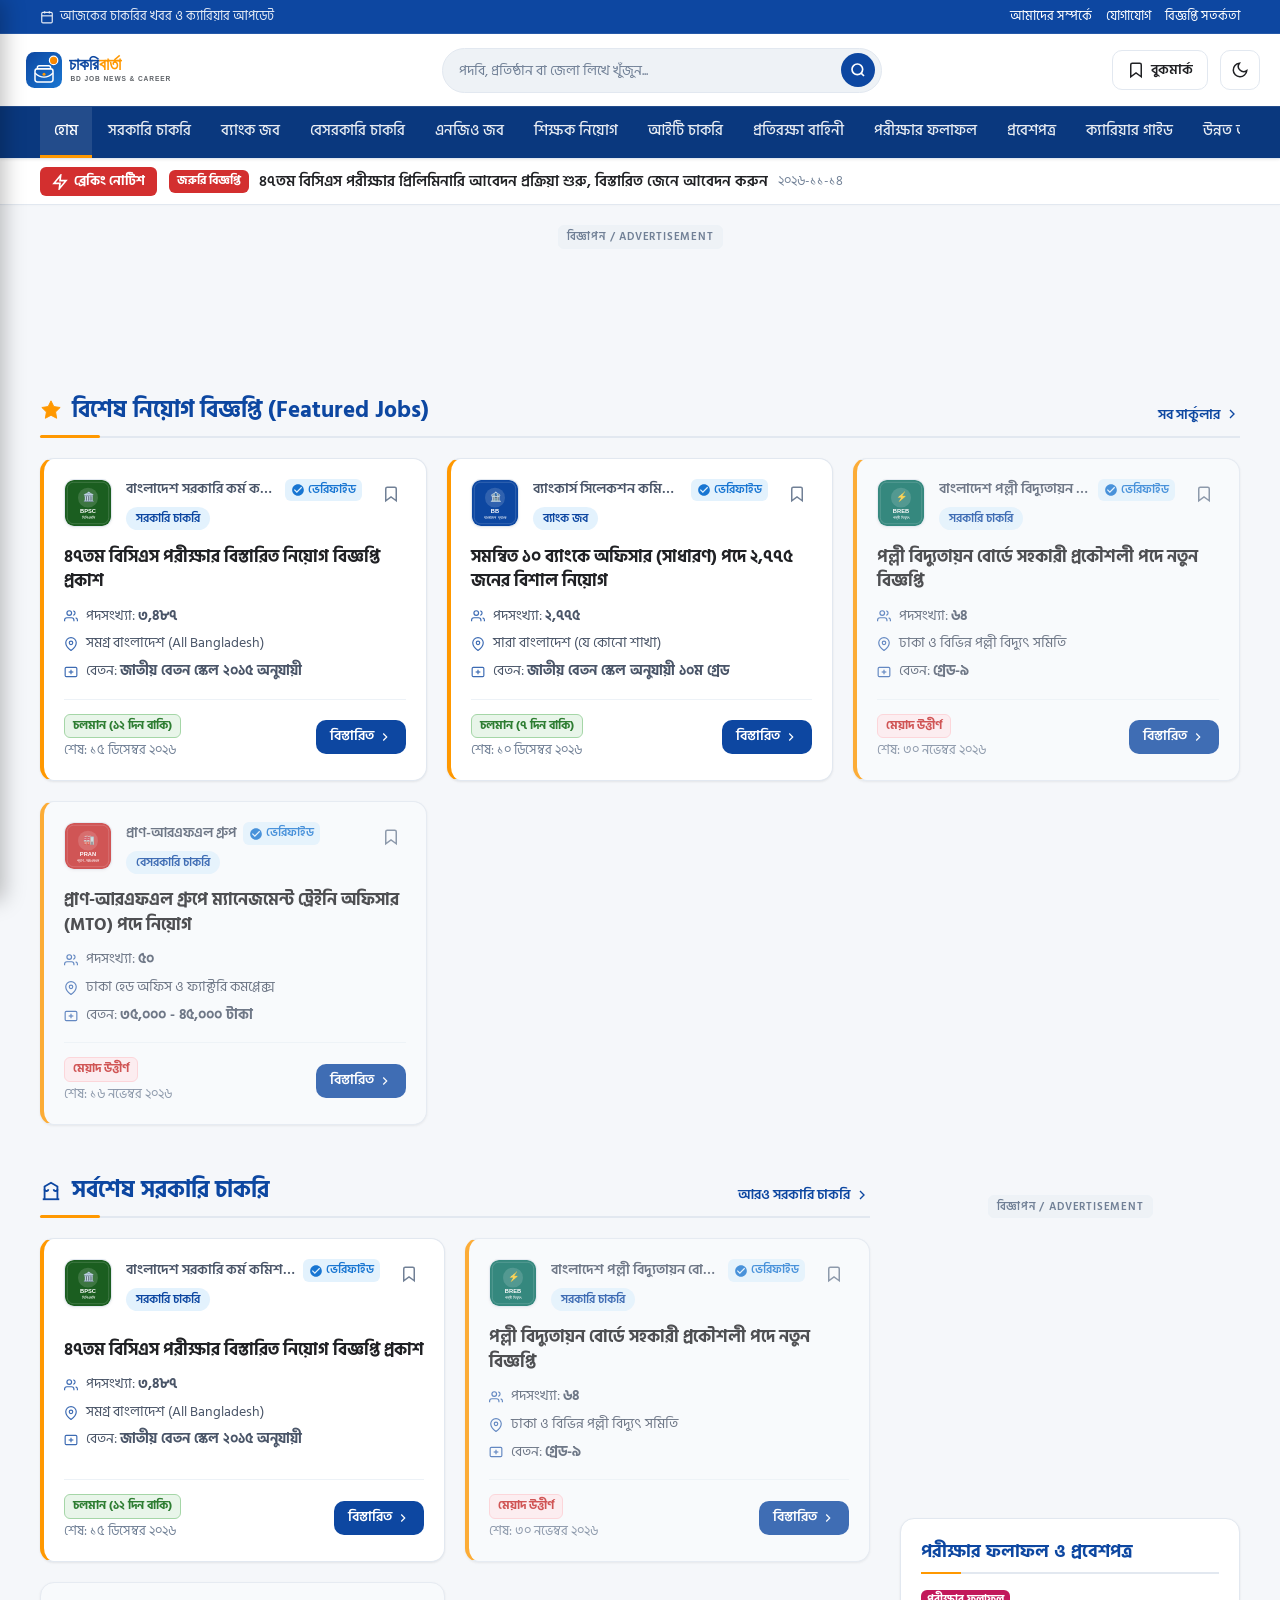
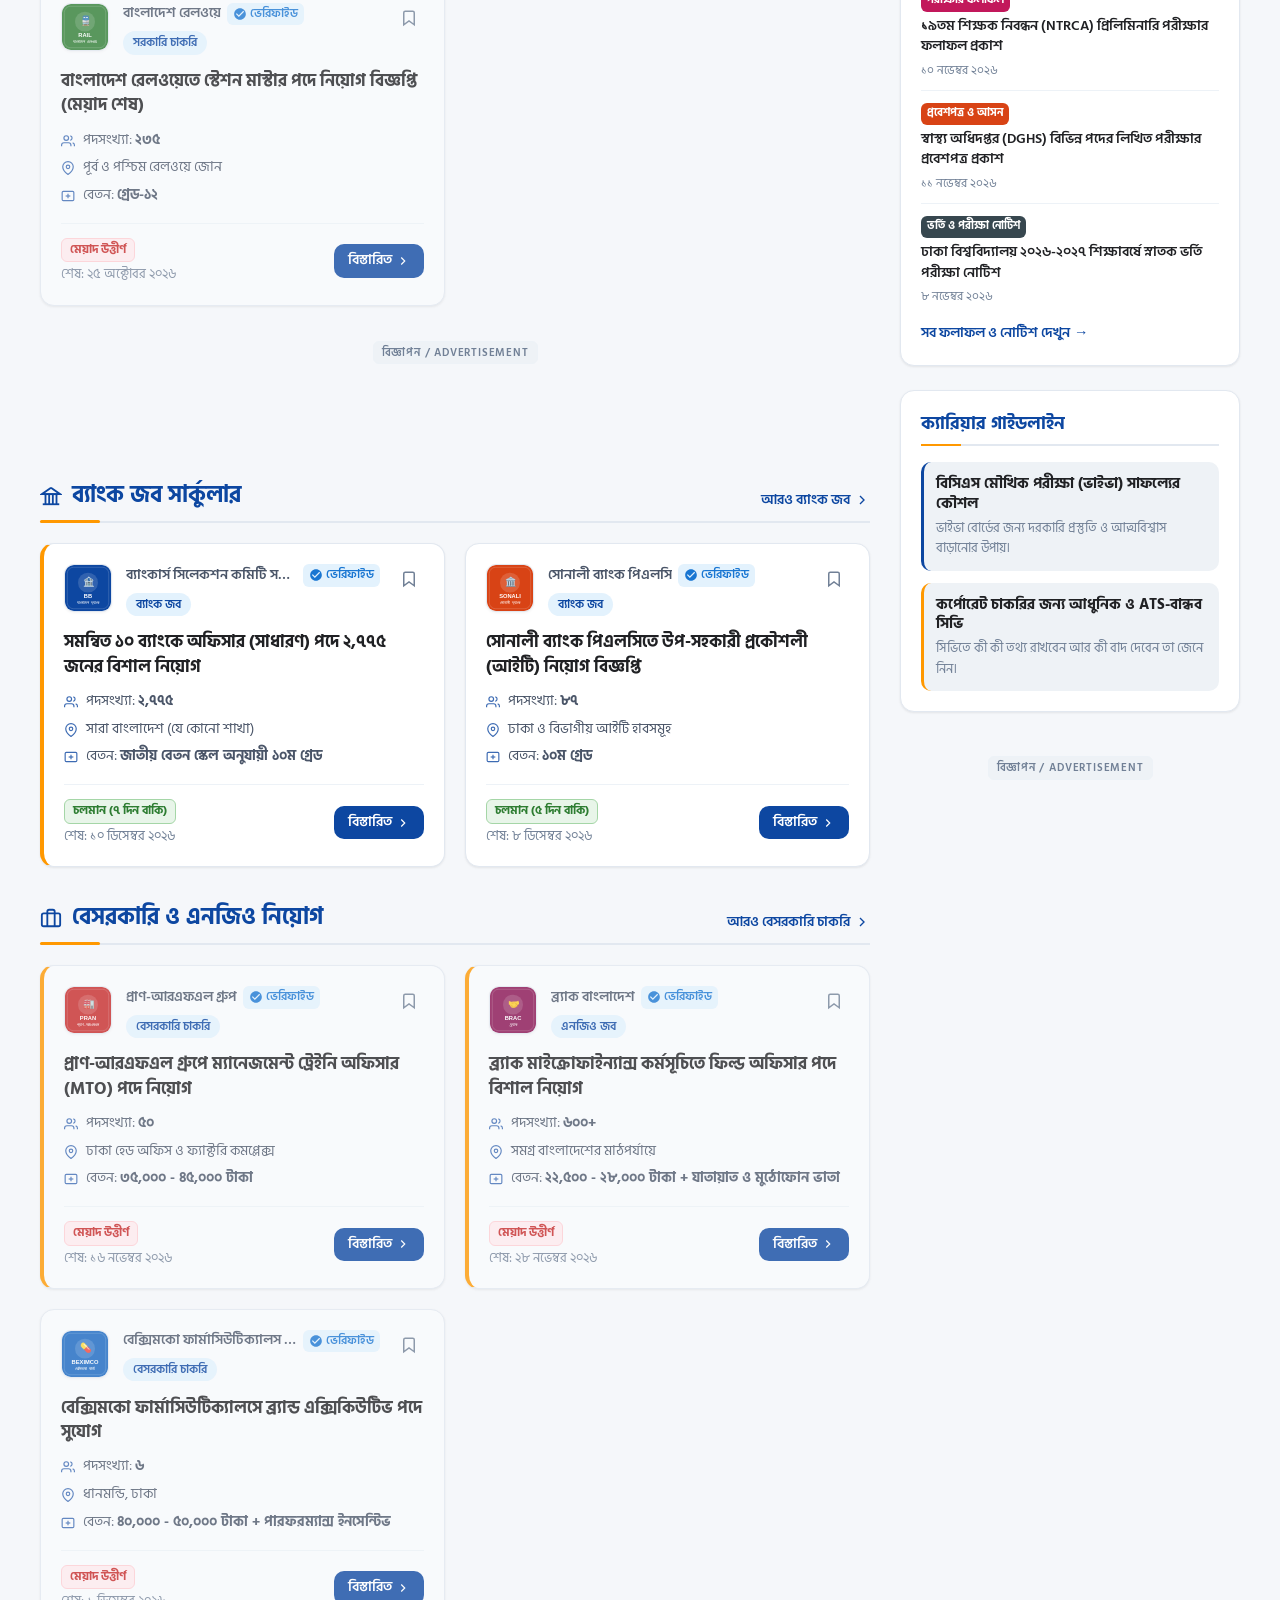
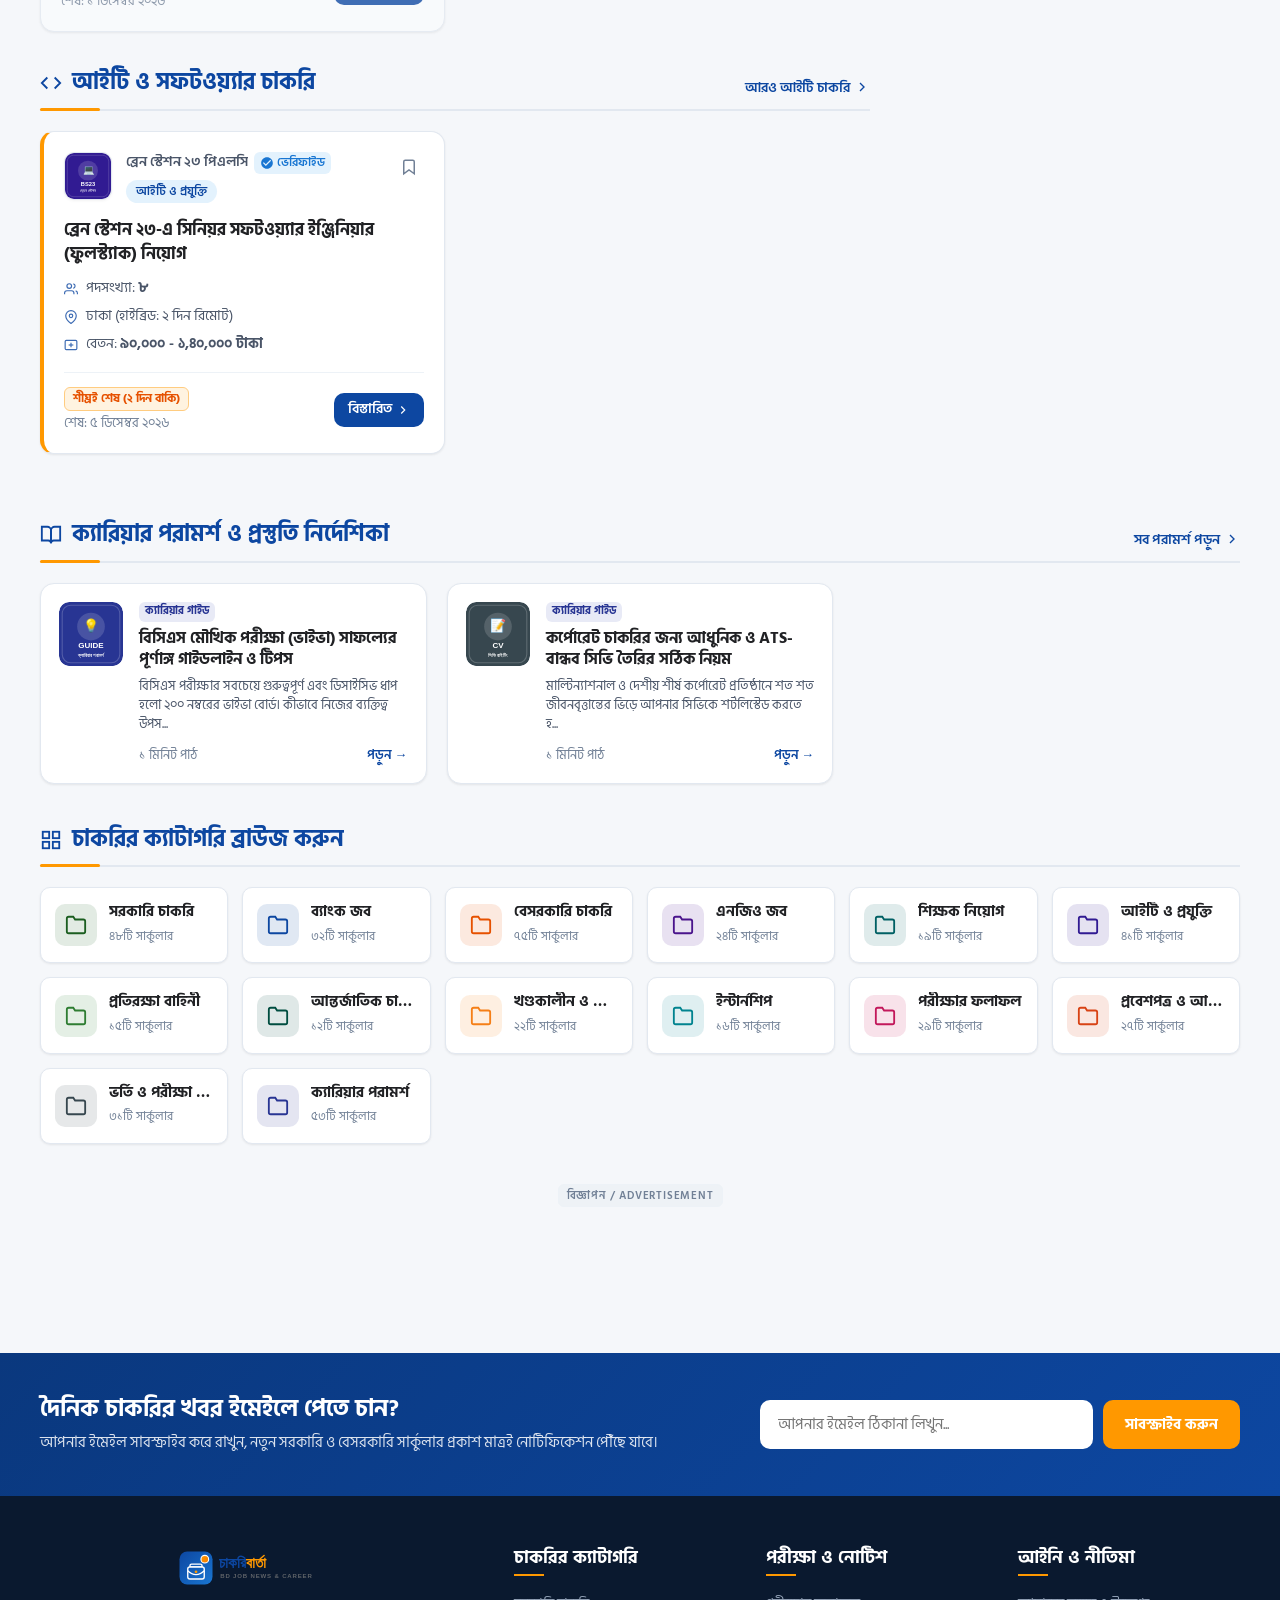
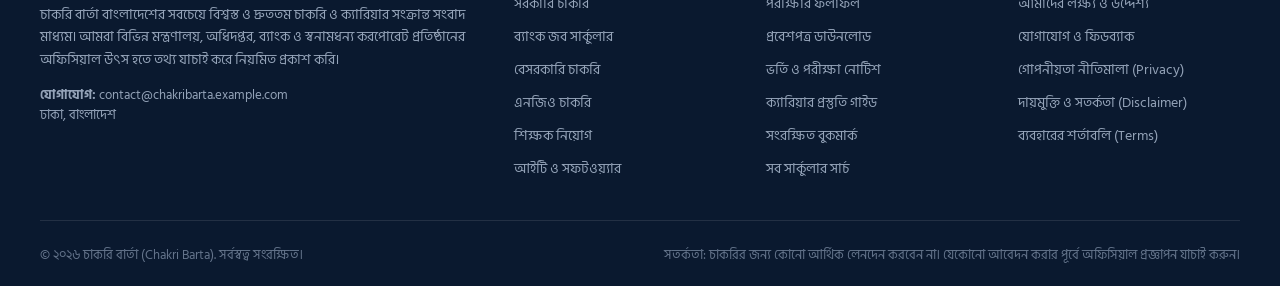
<file: index.html>
<!DOCTYPE html>
<html lang="bn" data-theme="light">
<head>
  <meta charset="UTF-8">
  <meta name="viewport" content="width=device-width, initial-scale=1.0">
  <title>চাকরি বার্তা | বাংলাদেশের চাকরির খবর ও ক্যারিয়ার পোর্টাল</title>
  
  <!-- Primary Meta Tags -->
  <meta name="title" content="চাকরি বার্তা | বাংলাদেশের চাকরির খবর ও ক্যারিয়ার পোর্টাল">
  <meta name="description" content="বাংলাদেশ সরকারি, ব্যাংক, বেসরকারি, এনজিও এবং আইটি চাকরির সর্বশেষ বিশ্বস্ত নিয়োগ বিজ্ঞপ্তি, পরীক্ষার সময়সূচি, ফলাফল এবং ক্যারিয়ার গাইডলাইন।">
  <meta name="keywords" content="চাকরির খবর, সরকারি চাকরি, ব্যাংক জব, বিসিএস সার্কুলার, bd job circular, govt job bd, career portal bangladesh">
  <meta name="author" content="Chakri Barta">
  <meta name="robots" content="index, follow">
  <link rel="canonical" href="https://example.com/index.html">

  <!-- Open Graph / Facebook -->
  <meta property="og:type" content="website">
  <meta property="og:url" content="https://example.com/index.html">
  <meta property="og:title" content="চাকরি বার্তা | বাংলাদেশের বিশ্বস্ত ক্যারিয়ার পোর্টাল">
  <meta property="og:description" content="বাংলাদেশ সরকারি, ব্যাংক, বেসরকারি, এনজিও এবং আইটি চাকরির সর্বশেষ সার্কুলার ও ফলাফল।">
  <meta property="og:image" content="assets/images/logo.svg">
  <meta property="og:locale" content="bn_BD">
  <meta property="og:site_name" content="চাকরি বার্তা">

  <!-- Twitter -->
  <meta name="twitter:card" content="summary_large_image">
  <meta name="twitter:url" content="https://example.com/index.html">
  <meta name="twitter:title" content="চাকরি বার্তা | বাংলাদেশের বিশ্বস্ত ক্যারিয়ার পোর্টাল">
  <meta name="twitter:description" content="বাংলাদেশ সরকারি, ব্যাংক, বেসরকারি, এনজিও এবং আইটি চাকরির সর্বশেষ সার্কুলার ও ফলাফল।">
  <meta name="twitter:image" content="assets/images/logo.svg">

  <!-- Favicon -->
  <link rel="icon" type="image/svg+xml" href="assets/images/favicon.svg">

  <!-- Preload Fonts & Stylesheets -->
  <link rel="preconnect" href="https://fonts.googleapis.com">
  <link rel="preconnect" href="https://fonts.gstatic.com" crossorigin>
  <link rel="stylesheet" href="assets/css/style.css">
  <link rel="stylesheet" href="assets/css/dark-mode.css">
  <link rel="stylesheet" href="assets/css/responsive.css">

  <!-- Early Theme Setting Script to prevent FOUC -->
  <script src="assets/js/theme.js"></script>
</head>
<body>

  <!-- Top Bar -->
  <aside class="top-bar" aria-label="Top Notification Bar">
    <div class="container top-bar-inner">
      <div class="top-bar-left">
        <div class="top-date-display">
          <svg viewBox="0 0 24 24" width="14" height="14" fill="none" stroke="currentColor" stroke-width="2"><rect x="3" y="4" width="18" height="18" rx="2" ry="2"/><line x1="16" y1="2" x2="16" y2="6"/><line x1="8" y1="2" x2="8" y2="6"/><line x1="3" y1="10" x2="21" y2="10"/></svg>
          <span id="current-bangla-date">আজকের চাকরির খবর ও ক্যারিয়ার আপডেট</span>
        </div>
      </div>
      <div class="top-bar-right">
        <nav class="top-links" aria-label="Quick Links">
          <a href="about.html">আমাদের সম্পর্কে</a>
          <a href="contact.html">যোগাযোগ</a>
          <a href="disclaimer.html">বিজ্ঞপ্তি সতর্কতা</a>
        </nav>
      </div>
    </div>
  </aside>

  <!-- Site Header -->
  <header class="site-header">
    <div class="container header-main">
      <div class="header-brand-group">
        <!-- Mobile Hamburger Button -->
        <button class="mobile-toggle-btn" id="mobile-menu-toggle" aria-label="মেনু খুলুন" title="মেনু">
          <svg viewBox="0 0 24 24" width="22" height="22" fill="none" stroke="currentColor" stroke-width="2"><line x1="3" y1="12" x2="21" y2="12"/><line x1="3" y1="6" x2="21" y2="6"/><line x1="3" y1="18" x2="21" y2="18"/></svg>
        </button>

        <!-- Logo -->
        <a href="index.html" class="brand-logo-link" aria-label="চাকরি বার্তা হোমপেজ">
          <img src="assets/images/logo.svg" alt="চাকরি বার্তা লোগো" class="brand-logo-img" width="220" height="52">
        </a>
      </div>

      <!-- Quick Search Bar (Desktop) -->
      <form class="header-search-form" id="header-search-form" role="search" aria-label="চাকরি অনুসন্ধান">
        <div class="search-input-wrapper">
          <input type="search" id="header-search-input" placeholder="পদবি, প্রতিষ্ঠান বা জেলা লিখে খুঁজুন..." autocomplete="off">
          <button type="submit" class="search-submit-btn" aria-label="খুঁজুন">
            <svg viewBox="0 0 24 24" width="16" height="16" fill="none" stroke="currentColor" stroke-width="2.5"><circle cx="11" cy="11" r="8"/><line x1="21" y1="21" x2="16.65" y2="16.65"/></svg>
          </button>
        </div>
      </form>

      <!-- Header Action Buttons -->
      <div class="header-actions">
        <!-- Mobile Search Trigger Button -->
        <button class="header-btn mobile-search-toggle-btn" id="mobile-search-toggle" aria-label="সার্চ খুলুন" title="অনুসন্ধান">
          <svg viewBox="0 0 24 24" width="18" height="18" fill="none" stroke="currentColor" stroke-width="2.2"><circle cx="11" cy="11" r="8"/><line x1="21" y1="21" x2="16.65" y2="16.65"/></svg>
        </button>

        <!-- Bookmarks Button -->
        <a href="bookmarks.html" class="header-btn header-bookmark-btn" title="সংরক্ষিত বিজ্ঞপ্তি" aria-label="সংরক্ষিত বিজ্ঞপ্তি">
          <svg viewBox="0 0 24 24" width="18" height="18" fill="none" stroke="currentColor" stroke-width="2"><path d="M19 21l-7-5-7 5V5a2 2 0 0 1 2-2h10a2 2 0 0 1 2 2z"/></svg>
          <span class="header-btn-label">বুকমার্ক</span>
          <span class="bookmark-count-badge" style="display:none;">০</span>
        </a>

        <!-- Theme Toggle Button -->
        <button class="theme-toggle-btn" aria-label="ডার্ক মোড টগল" title="থিম পরিবর্তন">
          <svg class="icon-moon" viewBox="0 0 24 24" width="18" height="18" fill="none" stroke="currentColor" stroke-width="2"><path d="M21 12.79A9 9 0 1 1 11.21 3 7 7 0 0 0 21 12.79z"/></svg>
          <svg class="icon-sun" viewBox="0 0 24 24" width="18" height="18" fill="none" stroke="currentColor" stroke-width="2" style="display:none;"><circle cx="12" cy="12" r="5"/><line x1="12" y1="1" x2="12" y2="3"/><line x1="12" y1="21" x2="12" y2="23"/><line x1="4.22" y1="4.22" x2="5.64" y2="5.64"/><line x1="18.36" y1="18.36" x2="19.78" y2="19.78"/><line x1="1" y1="12" x2="3" y2="12"/><line x1="21" y1="12" x2="23" y2="12"/><line x1="4.22" y1="19.78" x2="5.64" y2="18.36"/><line x1="18.36" y1="5.64" x2="19.78" y2="4.22"/></svg>
        </button>
      </div>
    </div>

    <!-- Expandable Mobile Search Bar (slides down on mobile) -->
    <div class="mobile-search-bar" id="mobile-search-bar" aria-label="মোবাইল সার্চ">
      <form class="mobile-search-form" id="mobile-search-form" role="search">
        <input type="search" id="mobile-search-input" placeholder="সার্কুলার, প্রতিষ্ঠান বা পদবি খুঁজুন..." autocomplete="off">
        <button type="submit" class="mobile-search-submit" aria-label="খুঁজুন">
          <svg viewBox="0 0 24 24" width="16" height="16" fill="none" stroke="currentColor" stroke-width="2.5"><circle cx="11" cy="11" r="8"/><line x1="21" y1="21" x2="16.65" y2="16.65"/></svg>
        </button>
        <button type="button" class="mobile-search-close" id="mobile-search-close" aria-label="সার্চ বন্ধ করুন">&times;</button>
      </form>
    </div>

    <!-- Navigation Menu Bar -->
    <nav class="site-nav" aria-label="প্রধান নেভিগেশন">
      <div class="container">
        <ul class="nav-list">
          <li class="nav-item active"><a href="index.html">হোম</a></li>
          <li class="nav-item"><a href="category.html?cat=govt">সরকারি চাকরি</a></li>
          <li class="nav-item"><a href="category.html?cat=bank">ব্যাংক জব</a></li>
          <li class="nav-item"><a href="category.html?cat=private">বেসরকারি চাকরি</a></li>
          <li class="nav-item"><a href="category.html?cat=ngo">এনজিও জব</a></li>
          <li class="nav-item"><a href="category.html?cat=teaching">শিক্ষক নিয়োগ</a></li>
          <li class="nav-item"><a href="category.html?cat=it">আইটি চাকরি</a></li>
          <li class="nav-item"><a href="category.html?cat=defence">প্রতিরক্ষা বাহিনী</a></li>
          <li class="nav-item"><a href="category.html?cat=exam-results">পরীক্ষার ফলাফল</a></li>
          <li class="nav-item"><a href="category.html?cat=admit-card">প্রবেশপত্র</a></li>
          <li class="nav-item"><a href="category.html?cat=career-advice">ক্যারিয়ার গাইড</a></li>
          <li class="nav-item"><a href="search.html">উন্নত অনুসন্ধান</a></li>
        </ul>
      </div>
    </nav>
  </header>

  <!-- Mobile Drawer Menu & Overlay -->
  <div class="mobile-nav-overlay" id="mobile-nav-overlay"></div>
  <aside class="mobile-nav-drawer" id="mobile-nav-drawer" aria-label="মোবাইল সাইডবার মেনু">
    <div class="drawer-header">
      <img src="assets/images/logo.svg" alt="চাকরি বার্তা" class="drawer-logo" width="160" height="40">
      <button class="drawer-close-btn" id="mobile-menu-close" aria-label="মেনু বন্ধ করুন">&times;</button>
    </div>
    <ul class="drawer-nav-list">
      <li class="drawer-nav-item active"><a href="index.html">হোমপেজ</a></li>
      <li class="drawer-nav-item"><a href="category.html?cat=govt">সরকারি চাকরি</a></li>
      <li class="drawer-nav-item"><a href="category.html?cat=bank">ব্যাংক জব</a></li>
      <li class="drawer-nav-item"><a href="category.html?cat=private">বেসরকারি চাকরি</a></li>
      <li class="drawer-nav-item"><a href="category.html?cat=ngo">এনজিও জব</a></li>
      <li class="drawer-nav-item"><a href="category.html?cat=teaching">শিক্ষক নিয়োগ</a></li>
      <li class="drawer-nav-item"><a href="category.html?cat=it">আইটি ও প্রযুক্তি</a></li>
      <li class="drawer-nav-item"><a href="category.html?cat=defence">প্রতিরক্ষা বাহিনী</a></li>
      <li class="drawer-nav-item"><a href="category.html?cat=international">আন্তর্জাতিক চাকরি</a></li>
      <li class="drawer-nav-item"><a href="category.html?cat=part-time">খণ্ডকালীন ও রিমোট</a></li>
      <li class="drawer-nav-item"><a href="category.html?cat=internship">ইন্টার্নশিপ</a></li>
      <li class="drawer-nav-item"><a href="category.html?cat=exam-results">পরীক্ষার ফলাফল</a></li>
      <li class="drawer-nav-item"><a href="category.html?cat=admit-card">প্রবেশপত্র ডাউনলোড</a></li>
      <li class="drawer-nav-item"><a href="category.html?cat=exam-updates">ভর্তি ও পরীক্ষা নোটিশ</a></li>
      <li class="drawer-nav-item"><a href="category.html?cat=career-advice">ক্যারিয়ার পরামর্শ</a></li>
      <li class="drawer-nav-item"><a href="search.html">সব সার্কুলার সার্চ</a></li>
      <li class="drawer-nav-item"><a href="bookmarks.html">সংরক্ষিত বুকমার্ক</a></li>
    </ul>
    <div class="drawer-footer">
      <p style="font-size: 0.85rem; color: var(--text-muted);">চাকরি বার্তা • সকল অধিকার সংরক্ষিত</p>
    </div>
  </aside>

  <!-- Breaking News Ticker -->
  <section class="breaking-ticker-wrapper" aria-label="জরুরি নিয়োগ নোটিশ টিকার">
    <div class="container ticker-inner">
      <div class="ticker-label">
        <svg viewBox="0 0 24 24" width="16" height="16" fill="none" stroke="currentColor" stroke-width="2.5"><polygon points="13 2 3 14 12 14 11 22 21 10 12 10 13 2"/></svg>
        <span>ব্রেকিং নোটিশ</span>
      </div>
      <div class="ticker-content" id="ticker-content">
        <!-- Dynamically populated by app.js -->
        <span class="ticker-link">সর্বশেষ সার্কুলার তথ্য লোড হচ্ছে...</span>
      </div>
    </div>
  </section>

  <!-- Header Banner Ad Placement (728x90 Desktop / 320x50 Mobile) -->
  <div class="container">
    <div data-ad-placement="header"></div>
  </div>

  <!-- Main Content Layout -->
  <main class="container">

    <!-- Hero / Featured Jobs Spotlight -->
    <section class="hero-section" aria-labelledby="featured-heading">
      <div class="section-header">
        <div class="section-title-wrap">
          <h2 class="section-title" id="featured-heading">
            <svg viewBox="0 0 24 24" width="22" height="22" fill="#FF9800" stroke="#FF9800" stroke-width="1"><polygon points="12 2 15.09 8.26 22 9.27 17 14.14 18.18 21.02 12 17.77 5.82 21.02 7 14.14 2 9.27 8.91 8.26 12 2"/></svg>
            বিশেষ নিয়োগ বিজ্ঞপ্তি (Featured Jobs)
          </h2>
        </div>
        <a href="search.html" class="section-more-link">
          <span>সব সার্কুলার</span>
          <svg viewBox="0 0 24 24" width="16" height="16" fill="none" stroke="currentColor" stroke-width="2"><polyline points="9 18 15 12 9 6"/></svg>
        </a>
      </div>

      <div class="job-cards-grid" id="featured-jobs-grid">
        <!-- Injected asynchronously -->
      </div>
    </section>

    <!-- Two-Column Layout: Main Feed & Sidebar -->
    <div class="main-layout-grid">

      <!-- Left / Main Column -->
      <div class="main-column">

        <!-- Government Jobs Section -->
        <section class="jobs-section" style="margin-bottom: 35px;" aria-labelledby="govt-heading">
          <div class="section-header">
            <div class="section-title-wrap">
              <h2 class="section-title" id="govt-heading">
                <svg viewBox="0 0 24 24" width="22" height="22" fill="none" stroke="currentColor" stroke-width="2"><path d="M3 21h18"/><path d="M5 21V7l7-4 7 4v14"/><path d="M9 10a2 2 0 1 1-4 0"/><path d="M19 10a2 2 0 1 1-4 0"/></svg>
                সর্বশেষ সরকারি চাকরি
              </h2>
            </div>
            <a href="category.html?cat=govt" class="section-more-link">
              <span>আরও সরকারি চাকরি</span>
              <svg viewBox="0 0 24 24" width="16" height="16" fill="none" stroke="currentColor" stroke-width="2"><polyline points="9 18 15 12 9 6"/></svg>
            </a>
          </div>

          <div class="job-cards-grid" id="govt-jobs-grid">
            <!-- Injected by app.js -->
          </div>
        </section>

        <!-- Ad Placement Between Categories (728x90) -->
        <div data-ad-placement="betweenCards"></div>

        <!-- Bank Jobs Section -->
        <section class="jobs-section" style="margin-bottom: 35px;" aria-labelledby="bank-heading">
          <div class="section-header">
            <div class="section-title-wrap">
              <h2 class="section-title" id="bank-heading">
                <svg viewBox="0 0 24 24" width="22" height="22" fill="none" stroke="currentColor" stroke-width="2"><line x1="3" y1="21" x2="21" y2="21"/><line x1="4" y1="10" x2="20" y2="10"/><polyline points="12 3 2 10 22 10 12 3"/><line x1="6" y1="10" x2="6" y2="21"/><line x1="10" y1="10" x2="10" y2="21"/><line x1="14" y1="10" x2="14" y2="21"/><line x1="18" y1="10" x2="18" y2="21"/></svg>
                ব্যাংক জব সার্কুলার
              </h2>
            </div>
            <a href="category.html?cat=bank" class="section-more-link">
              <span>আরও ব্যাংক জব</span>
              <svg viewBox="0 0 24 24" width="16" height="16" fill="none" stroke="currentColor" stroke-width="2"><polyline points="9 18 15 12 9 6"/></svg>
            </a>
          </div>

          <div class="job-cards-grid" id="bank-jobs-grid">
            <!-- Injected by app.js -->
          </div>
        </section>

        <!-- Private & NGO Jobs Section -->
        <section class="jobs-section" style="margin-bottom: 35px;" aria-labelledby="private-heading">
          <div class="section-header">
            <div class="section-title-wrap">
              <h2 class="section-title" id="private-heading">
                <svg viewBox="0 0 24 24" width="22" height="22" fill="none" stroke="currentColor" stroke-width="2"><rect x="2" y="7" width="20" height="14" rx="2" ry="2"/><path d="M16 21V5a2 2 0 0 0-2-2h-4a2 2 0 0 0-2 2v16"/></svg>
                বেসরকারি ও এনজিও নিয়োগ
              </h2>
            </div>
            <a href="category.html?cat=private" class="section-more-link">
              <span>আরও বেসরকারি চাকরি</span>
              <svg viewBox="0 0 24 24" width="16" height="16" fill="none" stroke="currentColor" stroke-width="2"><polyline points="9 18 15 12 9 6"/></svg>
            </a>
          </div>

          <div class="job-cards-grid" id="private-jobs-grid">
            <!-- Injected by app.js -->
          </div>
        </section>

        <!-- IT & Technology Jobs Section -->
        <section class="jobs-section" style="margin-bottom: 35px;" aria-labelledby="it-heading">
          <div class="section-header">
            <div class="section-title-wrap">
              <h2 class="section-title" id="it-heading">
                <svg viewBox="0 0 24 24" width="22" height="22" fill="none" stroke="currentColor" stroke-width="2"><polyline points="16 18 22 12 16 6"/><polyline points="8 6 2 12 8 18"/></svg>
                আইটি ও সফটওয়্যার চাকরি
              </h2>
            </div>
            <a href="category.html?cat=it" class="section-more-link">
              <span>আরও আইটি চাকরি</span>
              <svg viewBox="0 0 24 24" width="16" height="16" fill="none" stroke="currentColor" stroke-width="2"><polyline points="9 18 15 12 9 6"/></svg>
            </a>
          </div>

          <div class="job-cards-grid" id="it-jobs-grid">
            <!-- Injected by app.js -->
          </div>
        </section>

      </div>

      <!-- Right / Sidebar Column -->
      <aside class="sidebar-column" aria-label="সাইডবার তথ্য ও নোটিশ">

        <!-- Sidebar Ad Slot 1 (300x250 Medium Rectangle) -->
        <div data-ad-placement="sidebar"></div>

        <!-- Exam Results & Admit Cards Widget -->
        <div class="sidebar-widget">
          <h3 class="widget-title">পরীক্ষার ফলাফল ও প্রবেশপত্র</h3>
          <ul class="exam-notices-list" id="exam-notices-list">
            <!-- Injected by app.js -->
          </ul>
          <a href="category.html?cat=exam-results" class="section-more-link" style="margin-top: 14px; display: inline-flex;">
            <span>সব ফলাফল ও নোটিশ দেখুন</span> &rarr;
          </a>
        </div>

        <!-- Career Advice Highlights Widget -->
        <div class="sidebar-widget">
          <h3 class="widget-title">ক্যারিয়ার গাইডলাইন</h3>
          <div style="display:flex; flex-direction:column; gap:12px;">
            <div style="background-color:var(--bg-subtle); padding:12px; border-radius:var(--radius-md); border-left:3px solid var(--primary);">
              <h4 style="font-size:0.92rem; margin-bottom:4px;"><a href="job.html?id=job-career-bcs-viva-preparation">বিসিএস মৌখিক পরীক্ষা (ভাইভা) সাফল্যের কৌশল</a></h4>
              <p style="font-size:0.8rem; color:var(--text-muted);">ভাইভা বোর্ডের জন্য দরকারি প্রস্তুতি ও আত্মবিশ্বাস বাড়ানোর উপায়।</p>
            </div>
            <div style="background-color:var(--bg-subtle); padding:12px; border-radius:var(--radius-md); border-left:3px solid var(--accent);">
              <h4 style="font-size:0.92rem; margin-bottom:4px;"><a href="job.html?id=job-career-smart-cv-writing">কর্পোরেট চাকরির জন্য আধুনিক ও ATS-বান্ধব সিভি</a></h4>
              <p style="font-size:0.8rem; color:var(--text-muted);">সিভিতে কী কী তথ্য রাখবেন আর কী বাদ দেবেন তা জেনে নিন।</p>
            </div>
          </div>
        </div>

        <!-- Sidebar Ad Slot 2 (Sticky Skyscraper 160x600) -->
        <div data-ad-placement="sidebarSkyscraper"></div>

      </aside>

    </div>

    <!-- Career Advice & Tips Full Section -->
    <section class="career-section" style="margin: 30px 0;" aria-labelledby="career-heading">
      <div class="section-header">
        <div class="section-title-wrap">
          <h2 class="section-title" id="career-heading">
            <svg viewBox="0 0 24 24" width="22" height="22" fill="none" stroke="currentColor" stroke-width="2"><path d="M2 3h6a4 4 0 0 1 4 4v14a3 3 0 0 0-3-3H2z"/><path d="M22 3h-6a4 4 0 0 0-4 4v14a3 3 0 0 1 3-3h7z"/></svg>
            ক্যারিয়ার পরামর্শ ও প্রস্তুতি নির্দেশিকা
          </h2>
        </div>
        <a href="category.html?cat=career-advice" class="section-more-link">
          <span>সব পরামর্শ পড়ুন</span>
          <svg viewBox="0 0 24 24" width="16" height="16" fill="none" stroke="currentColor" stroke-width="2"><polyline points="9 18 15 12 9 6"/></svg>
        </a>
      </div>

      <div class="career-articles-grid" id="career-articles-grid">
        <!-- Injected by app.js -->
      </div>
    </section>

    <!-- All Job Categories Quick Discovery -->
    <section class="categories-discovery-section" style="margin: 40px 0;" aria-labelledby="categories-heading">
      <div class="section-header">
        <div class="section-title-wrap">
          <h2 class="section-title" id="categories-heading">
            <svg viewBox="0 0 24 24" width="22" height="22" fill="none" stroke="currentColor" stroke-width="2"><rect x="3" y="3" width="7" height="7"/><rect x="14" y="3" width="7" height="7"/><rect x="14" y="14" width="7" height="7"/><rect x="3" y="14" width="7" height="7"/></svg>
            চাকরির ক্যাটাগরি ব্রাউজ করুন
          </h2>
        </div>
      </div>

      <div class="categories-mini-grid" id="home-categories-grid">
        <!-- Injected dynamically -->
      </div>
    </section>

  </main>

  <!-- Pre-Footer Banner Ad (728x90) -->
  <div class="container">
    <div data-ad-placement="footer"></div>
  </div>

  <!-- Newsletter Subscription UI -->
  <section class="newsletter-section" aria-label="নিউজলেটার সাবস্ক্রিপশন">
    <div class="container newsletter-inner">
      <div class="newsletter-text">
        <h3>দৈনিক চাকরির খবর ইমেইলে পেতে চান?</h3>
        <p>আপনার ইমেইল সাবস্ক্রাইব করে রাখুন, নতুন সরকারি ও বেসরকারি সার্কুলার প্রকাশ মাত্রই নোটিফিকেশন পৌঁছে যাবে।</p>
      </div>
      <form class="newsletter-form" id="newsletter-form">
        <input type="email" placeholder="আপনার ইমেইল ঠিকানা লিখুন..." required aria-label="ইমেইল ঠিকানা">
        <button type="submit">সাবস্ক্রাইব করুন</button>
      </form>
    </div>
  </section>

  <!-- Site Footer -->
  <footer class="site-footer">
    <div class="container">
      <div class="footer-grid">
        <div class="footer-col-about">
          <img src="assets/images/logo.svg" alt="চাকরি বার্তা" class="footer-logo" width="200" height="50">
          <p class="footer-desc">
            চাকরি বার্তা বাংলাদেশের সবচেয়ে বিশ্বস্ত ও দ্রুততম চাকরি ও ক্যারিয়ার সংক্রান্ত সংবাদ মাধ্যম। আমরা বিভিন্ন মন্ত্রণালয়, অধিদপ্তর, ব্যাংক ও স্বনামধন্য করপোরেট প্রতিষ্ঠানের অফিসিয়াল উৎস হতে তথ্য যাচাই করে নিয়মিত প্রকাশ করি।
          </p>
          <div style="font-size: 0.8rem; color: #94A3B8;">
            <p><strong>যোগাযোগ:</strong> contact@chakribarta.example.com</p>
            <p>ঢাকা, বাংলাদেশ</p>
          </div>
        </div>

        <div>
          <h4 class="footer-title">চাকরির ক্যাটাগরি</h4>
          <ul class="footer-links">
            <li><a href="category.html?cat=govt">সরকারি চাকরি</a></li>
            <li><a href="category.html?cat=bank">ব্যাংক জব সার্কুলার</a></li>
            <li><a href="category.html?cat=private">বেসরকারি চাকরি</a></li>
            <li><a href="category.html?cat=ngo">এনজিও চাকরি</a></li>
            <li><a href="category.html?cat=teaching">শিক্ষক নিয়োগ</a></li>
            <li><a href="category.html?cat=it">আইটি ও সফটওয়্যার</a></li>
          </ul>
        </div>

        <div>
          <h4 class="footer-title">পরীক্ষা ও নোটিশ</h4>
          <ul class="footer-links">
            <li><a href="category.html?cat=exam-results">পরীক্ষার ফলাফল</a></li>
            <li><a href="category.html?cat=admit-card">প্রবেশপত্র ডাউনলোড</a></li>
            <li><a href="category.html?cat=exam-updates">ভর্তি ও পরীক্ষা নোটিশ</a></li>
            <li><a href="category.html?cat=career-advice">ক্যারিয়ার প্রস্তুতি গাইড</a></li>
            <li><a href="bookmarks.html">সংরক্ষিত বুকমার্ক</a></li>
            <li><a href="search.html">সব সার্কুলার সার্চ</a></li>
          </ul>
        </div>

        <div>
          <h4 class="footer-title">আইনি ও নীতিমা</h4>
          <ul class="footer-links">
            <li><a href="about.html">আমাদের লক্ষ্য ও উদ্দেশ্য</a></li>
            <li><a href="contact.html">যোগাযোগ ও ফিডব্যাক</a></li>
            <li><a href="privacy-policy.html">গোপনীয়তা নীতিমালা (Privacy)</a></li>
            <li><a href="disclaimer.html">দায়মুক্তি ও সতর্কতা (Disclaimer)</a></li>
            <li><a href="terms.html">ব্যবহারের শর্তাবলি (Terms)</a></li>
          </ul>
        </div>
      </div>

      <div class="footer-bottom">
        <p>&copy; ২০২৬ চাকরি বার্তা (Chakri Barta). সর্বস্বত্ব সংরক্ষিত।</p>
        <p>সতর্কতা: চাকরির জন্য কোনো আর্থিক লেনদেন করবেন না। যেকোনো আবেদন করার পূর্বে অফিসিয়াল প্রজ্ঞাপন যাচাই করুন।</p>
      </div>
    </div>
  </footer>

  <!-- Back to Top Floating Button -->
  <button class="back-to-top-btn" id="back-to-top-btn" aria-label="উপরে যান" title="পৃষ্ঠার শুরুতে যান">
    <svg viewBox="0 0 24 24" width="20" height="20" fill="none" stroke="currentColor" stroke-width="2.5"><polyline points="18 15 12 9 6 15"/></svg>
  </button>

  <!-- Scripts -->
  <script src="assets/js/ads-config.js"></script>
  <script src="assets/js/seo.js"></script>
  <script src="assets/js/jobs.js"></script>
  <script src="assets/js/app.js"></script>
</body>
</html>
</file>
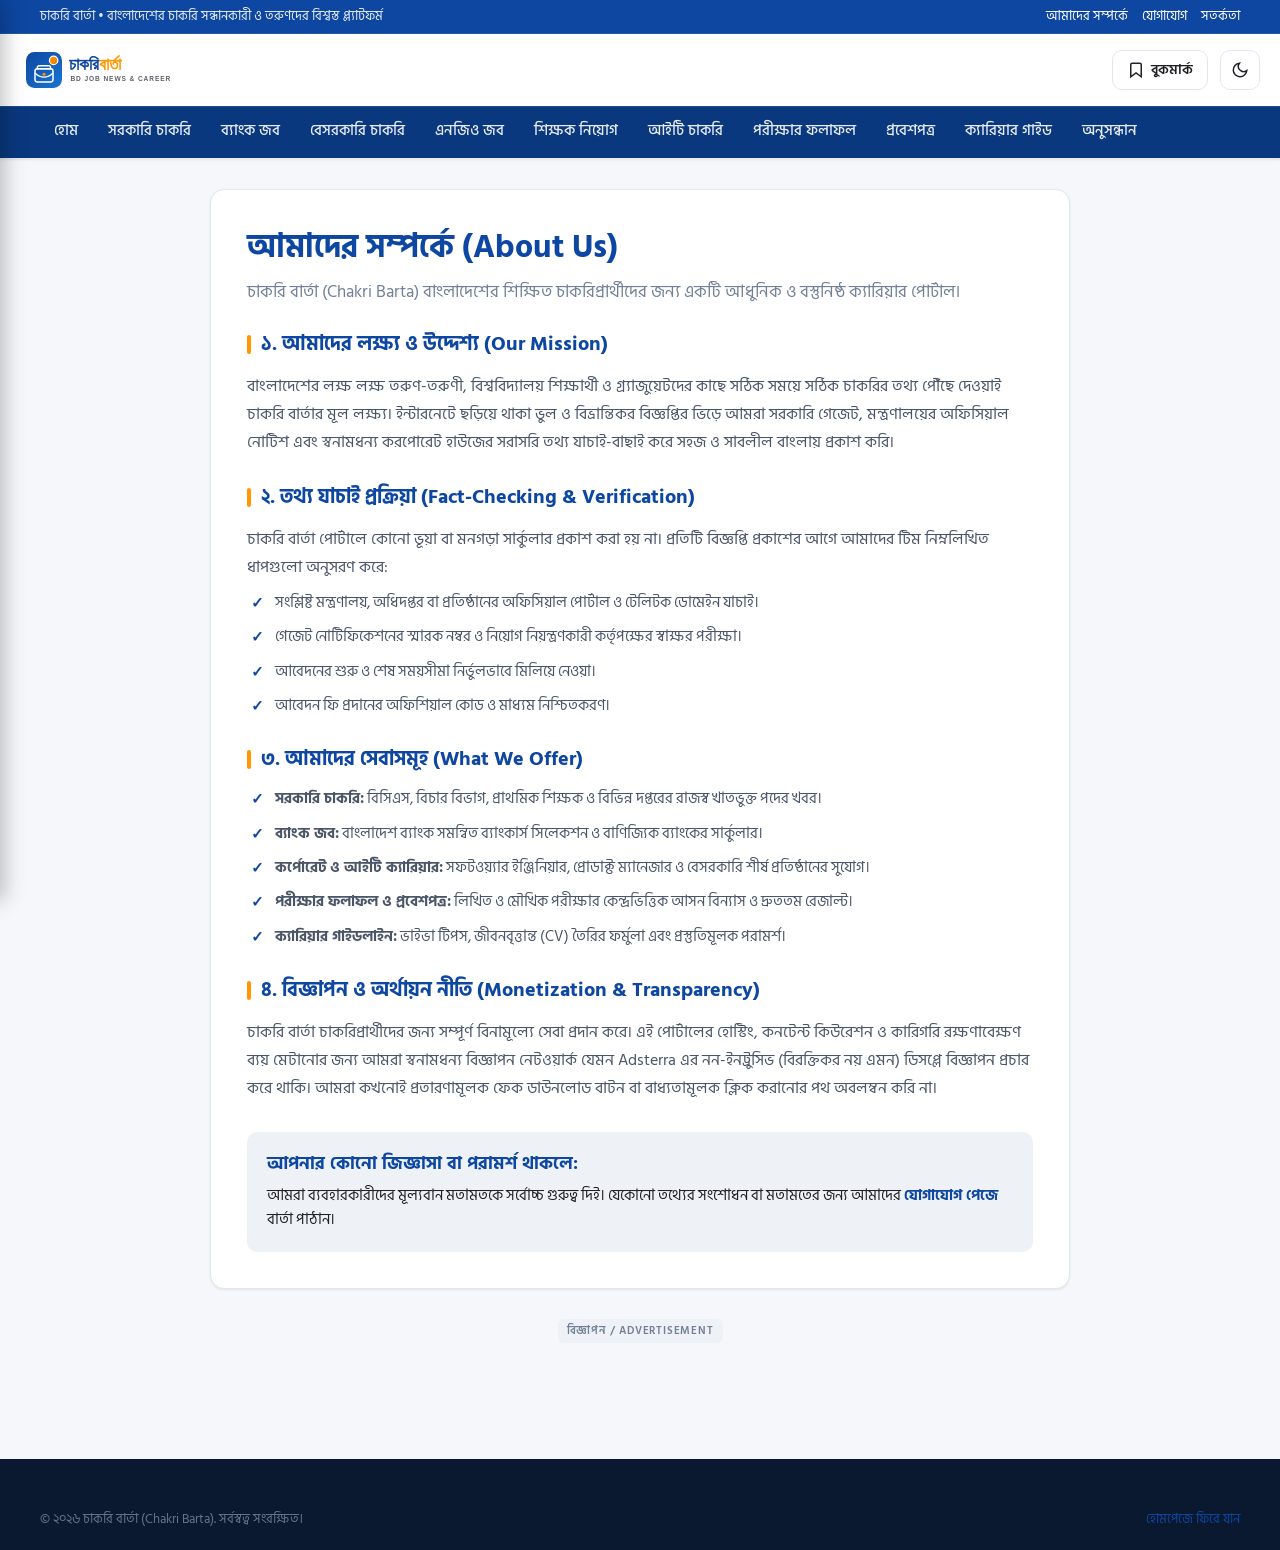
<file: about.html>
<!DOCTYPE html>
<html lang="bn" data-theme="light">
<head>
  <meta charset="UTF-8">
  <meta name="viewport" content="width=device-width, initial-scale=1.0">
  <title>আমাদের সম্পর্কে (About Us) | চাকরি বার্তা</title>
  
  <meta name="description" content="চাকরি বার্তা বাংলাদেশের চাকরিপ্রার্থীদের জন্য একটি স্বাধীন, নির্ভরযোগ্য এবং নিরপেক্ষ চাকরি ও ক্যারিয়ার তথ্য প্রকাশনা পোর্টাল।">
  <meta name="robots" content="index, follow">

  <link rel="icon" type="image/svg+xml" href="assets/images/favicon.svg">
  <link rel="preconnect" href="https://fonts.googleapis.com">
  <link rel="preconnect" href="https://fonts.gstatic.com" crossorigin>
  <link rel="stylesheet" href="assets/css/style.css">
  <link rel="stylesheet" href="assets/css/dark-mode.css">
  <link rel="stylesheet" href="assets/css/responsive.css">

  <script src="assets/js/theme.js"></script>
</head>
<body>

  <!-- Top Bar -->
  <aside class="top-bar">
    <div class="container top-bar-inner">
      <div class="top-bar-left">
        <div class="top-date-display">
          <span>চাকরি বার্তা • বাংলাদেশের চাকরি সন্ধানকারী ও তরুণদের বিশ্বস্ত প্ল্যাটফর্ম</span>
        </div>
      </div>
      <div class="top-bar-right">
        <nav class="top-links">
          <a href="about.html">আমাদের সম্পর্কে</a>
          <a href="contact.html">যোগাযোগ</a>
          <a href="disclaimer.html">সতর্কতা</a>
        </nav>
      </div>
    </div>
  </aside>

  <!-- Site Header -->
  <header class="site-header">
    <div class="container header-main">
      <div class="header-brand-group">
        <button class="mobile-toggle-btn" id="mobile-menu-toggle" aria-label="মেনু খুলুন" title="মেনু">
          <svg viewBox="0 0 24 24" width="22" height="22" fill="none" stroke="currentColor" stroke-width="2"><line x1="3" y1="12" x2="21" y2="12"/><line x1="3" y1="6" x2="21" y2="6"/><line x1="3" y1="18" x2="21" y2="18"/></svg>
        </button>

        <a href="index.html" class="brand-logo-link" aria-label="চাকরি বার্তা হোমপেজ">
          <img src="assets/images/logo.svg" alt="চাকরি বার্তা লোগো" class="brand-logo-img" width="220" height="52">
        </a>
      </div>

      <div style="flex:1;"></div>

      <div class="header-actions">
        <!-- Mobile Search Trigger Button -->
        <button class="header-btn mobile-search-toggle-btn" id="mobile-search-toggle" aria-label="সার্চ খুলুন" title="অনুসন্ধান">
          <svg viewBox="0 0 24 24" width="18" height="18" fill="none" stroke="currentColor" stroke-width="2.2"><circle cx="11" cy="11" r="8"/><line x1="21" y1="21" x2="16.65" y2="16.65"/></svg>
        </button>

        <a href="bookmarks.html" class="header-btn header-bookmark-btn" title="সংরক্ষিত বিজ্ঞপ্তি" aria-label="সংরক্ষিত বিজ্ঞপ্তি">
          <svg viewBox="0 0 24 24" width="18" height="18" fill="none" stroke="currentColor" stroke-width="2"><path d="M19 21l-7-5-7 5V5a2 2 0 0 1 2-2h10a2 2 0 0 1 2 2z"/></svg>
          <span class="header-btn-label">বুকমার্ক</span>
          <span class="bookmark-count-badge" style="display:none;">০</span>
        </a>

        <button class="theme-toggle-btn" aria-label="ডার্ক মোড টগল" title="থিম পরিবর্তন">
          <svg class="icon-moon" viewBox="0 0 24 24" width="18" height="18" fill="none" stroke="currentColor" stroke-width="2"><path d="M21 12.79A9 9 0 1 1 11.21 3 7 7 0 0 0 21 12.79z"/></svg>
          <svg class="icon-sun" viewBox="0 0 24 24" width="18" height="18" fill="none" stroke="currentColor" stroke-width="2" style="display:none;"><circle cx="12" cy="12" r="5"/><line x1="12" y1="1" x2="12" y2="3"/><line x1="12" y1="21" x2="12" y2="23"/><line x1="4.22" y1="4.22" x2="5.64" y2="5.64"/><line x1="18.36" y1="18.36" x2="19.78" y2="19.78"/><line x1="1" y1="12" x2="3" y2="12"/><line x1="21" y1="12" x2="23" y2="12"/><line x1="4.22" y1="19.78" x2="5.64" y2="18.36"/><line x1="18.36" y1="5.64" x2="19.78" y2="4.22"/></svg>
        </button>
      </div>
    </div>

    <!-- Expandable Mobile Search Bar -->
    <div class="mobile-search-bar" id="mobile-search-bar" aria-label="মোবাইল সার্চ">
      <form class="mobile-search-form" id="mobile-search-form" role="search">
        <input type="search" id="mobile-search-input" placeholder="সার্কুলার, প্রতিষ্ঠান বা পদবি খুঁজুন..." autocomplete="off">
        <button type="submit" class="mobile-search-submit" aria-label="খুঁজুন">
          <svg viewBox="0 0 24 24" width="16" height="16" fill="none" stroke="currentColor" stroke-width="2.5"><circle cx="11" cy="11" r="8"/><line x1="21" y1="21" x2="16.65" y2="16.65"/></svg>
        </button>
        <button type="button" class="mobile-search-close" id="mobile-search-close" aria-label="সার্চ বন্ধ করুন">&times;</button>
      </form>
    </div>

    <!-- Navigation Bar -->
    <nav class="site-nav" aria-label="প্রধান নেভিগেশন">
      <div class="container">
        <ul class="nav-list">
          <li class="nav-item"><a href="index.html">হোম</a></li>
          <li class="nav-item"><a href="category.html?cat=govt">সরকারি চাকরি</a></li>
          <li class="nav-item"><a href="category.html?cat=bank">ব্যাংক জব</a></li>
          <li class="nav-item"><a href="category.html?cat=private">বেসরকারি চাকরি</a></li>
          <li class="nav-item"><a href="category.html?cat=ngo">এনজিও জব</a></li>
          <li class="nav-item"><a href="category.html?cat=teaching">শিক্ষক নিয়োগ</a></li>
          <li class="nav-item"><a href="category.html?cat=it">আইটি চাকরি</a></li>
          <li class="nav-item"><a href="category.html?cat=exam-results">পরীক্ষার ফলাফল</a></li>
          <li class="nav-item"><a href="category.html?cat=admit-card">প্রবেশপত্র</a></li>
          <li class="nav-item"><a href="category.html?cat=career-advice">ক্যারিয়ার গাইড</a></li>
          <li class="nav-item"><a href="search.html">অনুসন্ধান</a></li>
        </ul>
      </div>
    </nav>
  </header>

  <!-- Mobile Drawer Menu -->
  <div class="mobile-nav-overlay" id="mobile-nav-overlay"></div>
  <aside class="mobile-nav-drawer" id="mobile-nav-drawer">
    <div class="drawer-header">
      <img src="assets/images/logo.svg" alt="চাকরি বার্তা" class="drawer-logo" width="160" height="40">
      <button class="drawer-close-btn" id="mobile-menu-close">&times;</button>
    </div>
    <ul class="drawer-nav-list">
      <li class="drawer-nav-item"><a href="index.html">হোমপেজ</a></li>
      <li class="drawer-nav-item"><a href="category.html?cat=govt">সরকারি চাকরি</a></li>
      <li class="drawer-nav-item"><a href="category.html?cat=bank">ব্যাংক জব</a></li>
      <li class="drawer-nav-item"><a href="category.html?cat=private">বেসরকারি চাকরি</a></li>
      <li class="drawer-nav-item"><a href="category.html?cat=ngo">এনজিও জব</a></li>
      <li class="drawer-nav-item"><a href="category.html?cat=career-advice">ক্যারিয়ার পরামর্শ</a></li>
      <li class="drawer-nav-item"><a href="search.html">সার্কুলার সার্চ</a></li>
      <li class="drawer-nav-item"><a href="about.html">আমাদের সম্পর্কে</a></li>
      <li class="drawer-nav-item"><a href="contact.html">যোগাযোগ</a></li>
    </ul>
  </aside>

  <!-- Static Page Content -->
  <main class="container" style="margin: 30px auto; max-width: 900px;">
    
    <div class="article-content-body content-page-card">
      <h1 class="content-page-title">আমাদের সম্পর্কে (About Us)</h1>
      <p style="font-size: 1.05rem; color: var(--text-muted); margin-bottom: 25px;">
        চাকরি বার্তা (Chakri Barta) বাংলাদেশের শিক্ষিত চাকরিপ্রার্থীদের জন্য একটি আধুনিক ও বস্তুনিষ্ঠ ক্যারিয়ার পোর্টাল।
      </p>

      <section class="content-section">
        <h3>১. আমাদের লক্ষ্য ও উদ্দেশ্য (Our Mission)</h3>
        <p>
          বাংলাদেশের লক্ষ লক্ষ তরুণ-তরুণী, বিশ্ববিদ্যালয় শিক্ষার্থী ও গ্র্যাজুয়েটদের কাছে সঠিক সময়ে সঠিক চাকরির তথ্য পৌঁছে দেওয়াই চাকরি বার্তার মূল লক্ষ্য। ইন্টারনেটে ছড়িয়ে থাকা ভুল ও বিভ্রান্তিকর বিজ্ঞপ্তির ভিড়ে আমরা সরকারি গেজেট, মন্ত্রণালয়ের অফিসিয়াল নোটিশ এবং স্বনামধন্য করপোরেট হাউজের সরাসরি তথ্য যাচাই-বাছাই করে সহজ ও সাবলীল বাংলায় প্রকাশ করি।
        </p>
      </section>

      <section class="content-section">
        <h3>২. তথ্য যাচাই প্রক্রিয়া (Fact-Checking & Verification)</h3>
        <p>
          চাকরি বার্তা পোর্টালে কোনো ভূয়া বা মনগড়া সার্কুলার প্রকাশ করা হয় না। প্রতিটি বিজ্ঞপ্তি প্রকাশের আগে আমাদের টিম নিম্নলিখিত ধাপগুলো অনুসরণ করে:
        </p>
        <ul class="styled-bullet-list" style="margin-top: 10px;">
          <li>সংশ্লিষ্ট মন্ত্রণালয়, অধিদপ্তর বা প্রতিষ্ঠানের অফিসিয়াল পোর্টাল ও টেলিটক ডোমেইন যাচাই।</li>
          <li>গেজেট নোটিফিকেশনের স্মারক নম্বর ও নিয়োগ নিয়ন্ত্রণকারী কর্তৃপক্ষের স্বাক্ষর পরীক্ষা।</li>
          <li>আবেদনের শুরু ও শেষ সময়সীমা নির্ভুলভাবে মিলিয়ে নেওয়া।</li>
          <li>আবেদন ফি প্রদানের অফিশিয়াল কোড ও মাধ্যম নিশ্চিতকরণ।</li>
        </ul>
      </section>

      <section class="content-section">
        <h3>৩. আমাদের সেবাসমূহ (What We Offer)</h3>
        <ul class="styled-bullet-list">
          <li><strong>সরকারি চাকরি:</strong> বিসিএস, বিচার বিভাগ, প্রাথমিক শিক্ষক ও বিভিন্ন দপ্তরের রাজস্ব খাতভুক্ত পদের খবর।</li>
          <li><strong>ব্যাংক জব:</strong> বাংলাদেশ ব্যাংক সমন্বিত ব্যাংকার্স সিলেকশন ও বাণিজ্যিক ব্যাংকের সার্কুলার।</li>
          <li><strong>কর্পোরেট ও আইটি ক্যারিয়ার:</strong> সফটওয়্যার ইঞ্জিনিয়ার, প্রোডাক্ট ম্যানেজার ও বেসরকারি শীর্ষ প্রতিষ্ঠানের সুযোগ।</li>
          <li><strong>পরীক্ষার ফলাফল ও প্রবেশপত্র:</strong> লিখিত ও মৌখিক পরীক্ষার কেন্দ্রভিত্তিক আসন বিন্যাস ও দ্রুততম রেজাল্ট।</li>
          <li><strong>ক্যারিয়ার গাইডলাইন:</strong> ভাইভা টিপস, জীবনবৃত্তান্ত (CV) তৈরির ফর্মুলা এবং প্রস্তুতিমূলক পরামর্শ।</li>
        </ul>
      </section>

      <section class="content-section">
        <h3>৪. বিজ্ঞাপন ও অর্থায়ন নীতি (Monetization & Transparency)</h3>
        <p>
          চাকরি বার্তা চাকরিপ্রার্থীদের জন্য সম্পূর্ণ বিনামূল্যে সেবা প্রদান করে। এই পোর্টালের হোস্টিং, কনটেন্ট কিউরেশন ও কারিগরি রক্ষণাবেক্ষণ ব্যয় মেটানোর জন্য আমরা স্বনামধন্য বিজ্ঞাপন নেটওয়ার্ক যেমন Adsterra এর নন-ইনট্রুসিভ (বিরক্তিকর নয় এমন) ডিসপ্লে বিজ্ঞাপন প্রচার করে থাকি। আমরা কখনোই প্রতারণামূলক ফেক ডাউনলোড বাটন বা বাধ্যতামূলক ক্লিক করানোর পথ অবলম্বন করি না।
        </p>
      </section>

      <div style="margin-top: 30px; padding: 20px; background-color: var(--bg-subtle); border-radius: var(--radius-md);">
        <h4 style="font-size: 1.1rem; color: var(--primary); margin-bottom: 8px;">আপনার কোনো জিজ্ঞাসা বা পরামর্শ থাকলে:</h4>
        <p style="font-size: 0.95rem;">আমরা ব্যবহারকারীদের মূল্যবান মতামতকে সর্বোচ্চ গুরুত্ব দিই। যেকোনো তথ্যের সংশোধন বা মতামতের জন্য আমাদের <a href="contact.html" style="color:var(--primary); font-weight:700;">যোগাযোগ পেজে</a> বার্তা পাঠান।</p>
      </div>

    </div>

  </main>

  <!-- Pre-Footer Banner Ad -->
  <div class="container">
    <div data-ad-placement="footer"></div>
  </div>

  <!-- Footer -->
  <footer class="site-footer">
    <div class="container">
      <div class="footer-bottom" style="border:none; padding-top:0;">
        <p>&copy; ২০২৬ চাকরি বার্তা (Chakri Barta). সর্বস্বত্ব সংরক্ষিত।</p>
        <p><a href="index.html" style="color:var(--primary);">হোমপেজে ফিরে যান</a></p>
      </div>
    </div>
  </footer>

  <script src="assets/js/ads-config.js"></script>
  <script src="assets/js/seo.js"></script>
  <script src="assets/js/app.js"></script>
</body>
</html>
</file>
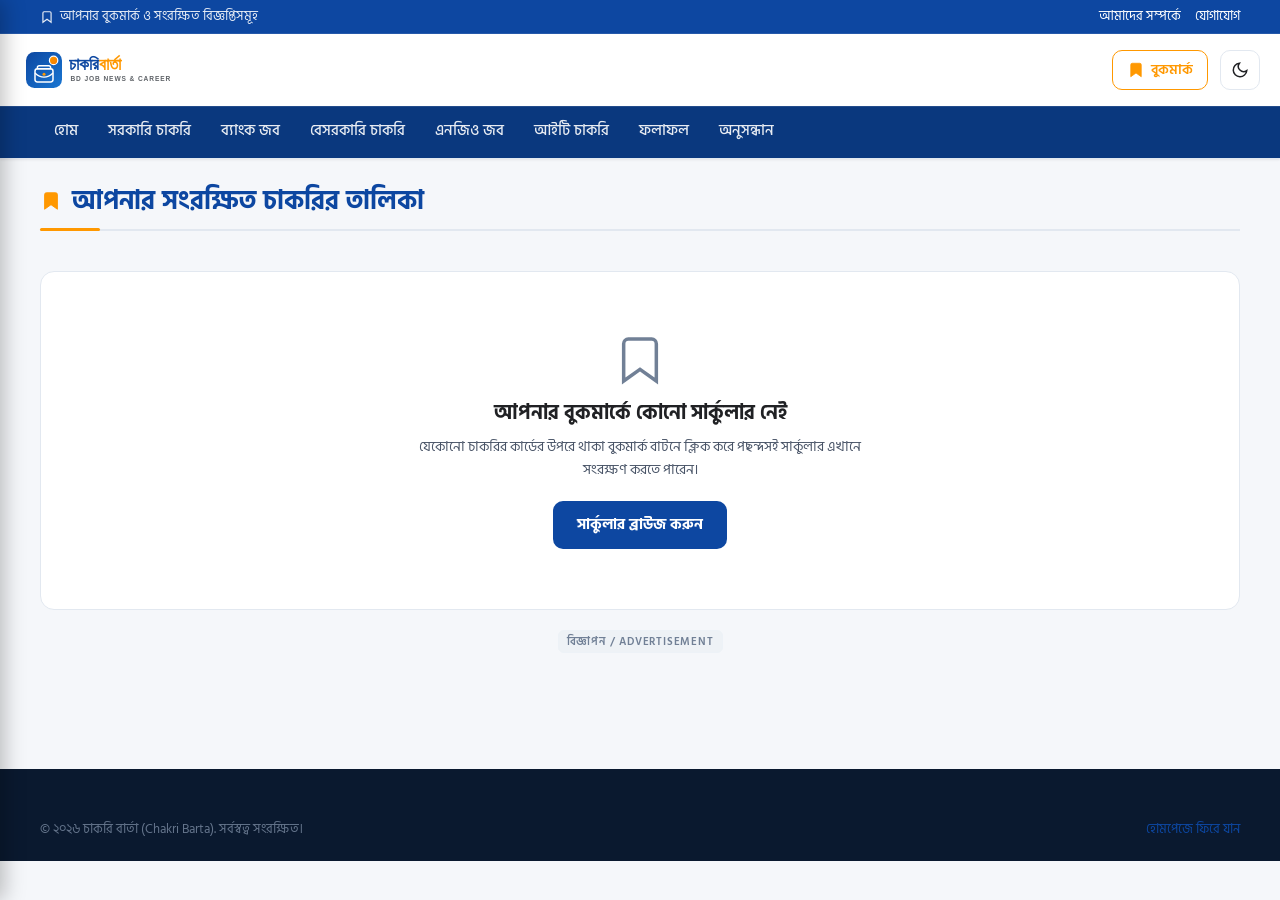
<file: bookmarks.html>
<!DOCTYPE html>
<html lang="bn" data-theme="light">
<head>
  <meta charset="UTF-8">
  <meta name="viewport" content="width=device-width, initial-scale=1.0">
  <title>সংরক্ষিত চাকরির বিজ্ঞপ্তি | চাকরি বার্তা</title>
  
  <meta name="description" content="আপনার পছন্দসই ও সংরক্ষিত চাকরির বিজ্ঞপ্তিগুলোর তালিকা এক নজরে দেখুন।">
  <meta name="robots" content="noindex, follow">

  <link rel="icon" type="image/svg+xml" href="assets/images/favicon.svg">
  <link rel="preconnect" href="https://fonts.googleapis.com">
  <link rel="preconnect" href="https://fonts.gstatic.com" crossorigin>
  <link rel="stylesheet" href="assets/css/style.css">
  <link rel="stylesheet" href="assets/css/dark-mode.css">
  <link rel="stylesheet" href="assets/css/responsive.css">

  <script src="assets/js/theme.js"></script>
</head>
<body>

  <!-- Top Bar -->
  <aside class="top-bar">
    <div class="container top-bar-inner">
      <div class="top-bar-left">
        <div class="top-date-display">
          <svg viewBox="0 0 24 24" width="14" height="14" fill="none" stroke="currentColor" stroke-width="2"><path d="M19 21l-7-5-7 5V5a2 2 0 0 1 2-2h10a2 2 0 0 1 2 2z"/></svg>
          <span>আপনার বুকমার্ক ও সংরক্ষিত বিজ্ঞপ্তিসমূহ</span>
        </div>
      </div>
      <div class="top-bar-right">
        <nav class="top-links">
          <a href="about.html">আমাদের সম্পর্কে</a>
          <a href="contact.html">যোগাযোগ</a>
        </nav>
      </div>
    </div>
  </aside>

  <!-- Site Header -->
  <header class="site-header">
    <div class="container header-main">
      <div class="header-brand-group">
        <button class="mobile-toggle-btn" id="mobile-menu-toggle" aria-label="মেনু খুলুন" title="মেনু">
          <svg viewBox="0 0 24 24" width="22" height="22" fill="none" stroke="currentColor" stroke-width="2"><line x1="3" y1="12" x2="21" y2="12"/><line x1="3" y1="6" x2="21" y2="6"/><line x1="3" y1="18" x2="21" y2="18"/></svg>
        </button>

        <a href="index.html" class="brand-logo-link" aria-label="চাকরি বার্তা হোমপেজ">
          <img src="assets/images/logo.svg" alt="চাকরি বার্তা লোগো" class="brand-logo-img" width="220" height="52">
        </a>
      </div>

      <div style="flex:1;"></div>

      <div class="header-actions">
        <!-- Mobile Search Trigger Button -->
        <button class="header-btn mobile-search-toggle-btn" id="mobile-search-toggle" aria-label="সার্চ খুলুন" title="অনুসন্ধান">
          <svg viewBox="0 0 24 24" width="18" height="18" fill="none" stroke="currentColor" stroke-width="2.2"><circle cx="11" cy="11" r="8"/><line x1="21" y1="21" x2="16.65" y2="16.65"/></svg>
        </button>

        <a href="bookmarks.html" class="header-btn header-bookmark-btn" title="সংরক্ষিত বিজ্ঞপ্তি" style="border-color: var(--accent); color: var(--accent);">
          <svg viewBox="0 0 24 24" width="18" height="18" fill="currentColor" stroke="currentColor" stroke-width="1"><path d="M19 21l-7-5-7 5V5a2 2 0 0 1 2-2h10a2 2 0 0 1 2 2z"/></svg>
          <span class="header-btn-label">বুকমার্ক</span>
          <span class="bookmark-count-badge" style="display:none;">০</span>
        </a>

        <button class="theme-toggle-btn" aria-label="ডার্ক মোড টগল" title="থিম পরিবর্তন">
          <svg class="icon-moon" viewBox="0 0 24 24" width="18" height="18" fill="none" stroke="currentColor" stroke-width="2"><path d="M21 12.79A9 9 0 1 1 11.21 3 7 7 0 0 0 21 12.79z"/></svg>
          <svg class="icon-sun" viewBox="0 0 24 24" width="18" height="18" fill="none" stroke="currentColor" stroke-width="2" style="display:none;"><circle cx="12" cy="12" r="5"/><line x1="12" y1="1" x2="12" y2="3"/><line x1="12" y1="21" x2="12" y2="23"/><line x1="4.22" y1="4.22" x2="5.64" y2="5.64"/><line x1="18.36" y1="18.36" x2="19.78" y2="19.78"/><line x1="1" y1="12" x2="3" y2="12"/><line x1="21" y1="12" x2="23" y2="12"/><line x1="4.22" y1="19.78" x2="5.64" y2="18.36"/><line x1="18.36" y1="5.64" x2="19.78" y2="4.22"/></svg>
        </button>
      </div>
    </div>

    <!-- Expandable Mobile Search Bar -->
    <div class="mobile-search-bar" id="mobile-search-bar" aria-label="মোবাইল সার্চ">
      <form class="mobile-search-form" id="mobile-search-form" role="search">
        <input type="search" id="mobile-search-input" placeholder="সার্কুলার বা পদবি খুঁজুন..." autocomplete="off">
        <button type="submit" class="mobile-search-submit" aria-label="খুঁজুন">
          <svg viewBox="0 0 24 24" width="16" height="16" fill="none" stroke="currentColor" stroke-width="2.5"><circle cx="11" cy="11" r="8"/><line x1="21" y1="21" x2="16.65" y2="16.65"/></svg>
        </button>
        <button type="button" class="mobile-search-close" id="mobile-search-close" aria-label="সার্চ বন্ধ করুন">&times;</button>
      </form>
    </div>

    <!-- Navigation Bar -->
    <nav class="site-nav" aria-label="প্রধান নেভিগেশন">
      <div class="container">
        <ul class="nav-list">
          <li class="nav-item"><a href="index.html">হোম</a></li>
          <li class="nav-item"><a href="category.html?cat=govt">সরকারি চাকরি</a></li>
          <li class="nav-item"><a href="category.html?cat=bank">ব্যাংক জব</a></li>
          <li class="nav-item"><a href="category.html?cat=private">বেসরকারি চাকরি</a></li>
          <li class="nav-item"><a href="category.html?cat=ngo">এনজিও জব</a></li>
          <li class="nav-item"><a href="category.html?cat=it">আইটি চাকরি</a></li>
          <li class="nav-item"><a href="category.html?cat=exam-results">ফলাফল</a></li>
          <li class="nav-item"><a href="search.html">অনুসন্ধান</a></li>
        </ul>
      </div>
    </nav>
  </header>

  <!-- Mobile Drawer Menu -->
  <div class="mobile-nav-overlay" id="mobile-nav-overlay"></div>
  <aside class="mobile-nav-drawer" id="mobile-nav-drawer">
    <div class="drawer-header">
      <img src="assets/images/logo.svg" alt="চাকরি বার্তা" class="drawer-logo" width="160" height="40">
      <button class="drawer-close-btn" id="mobile-menu-close">&times;</button>
    </div>
    <ul class="drawer-nav-list">
      <li class="drawer-nav-item"><a href="index.html">হোমপেজ</a></li>
      <li class="drawer-nav-item"><a href="category.html?cat=govt">সরকারি চাকরি</a></li>
      <li class="drawer-nav-item"><a href="category.html?cat=bank">ব্যাংক জব</a></li>
      <li class="drawer-nav-item"><a href="category.html?cat=private">বেসরকারি চাকরি</a></li>
      <li class="drawer-nav-item"><a href="category.html?cat=ngo">এনজিও জব</a></li>
      <li class="drawer-nav-item"><a href="search.html">সব সার্কুলার সার্চ</a></li>
      <li class="drawer-nav-item active"><a href="bookmarks.html">সংরক্ষিত বুকমার্ক</a></li>
    </ul>
  </aside>

  <!-- Main Content -->
  <main class="container" style="margin-top: 25px;">
    
    <div class="section-header" style="align-items: center;">
      <div class="section-title-wrap">
        <h1 class="section-title" style="font-size: 1.6rem;">
          <svg viewBox="0 0 24 24" width="22" height="22" fill="#FF9800" stroke="#FF9800" stroke-width="1"><path d="M19 21l-7-5-7 5V5a2 2 0 0 1 2-2h10a2 2 0 0 1 2 2z"/></svg>
          আপনার সংরক্ষিত চাকরির তালিকা
        </h1>
      </div>
      <button class="btn btn-secondary" id="clear-bookmarks-btn" style="display:none; font-size:0.85rem; padding:6px 14px; border-color:#EF5350; color:#EF5350;">
        <svg viewBox="0 0 24 24" width="14" height="14" fill="none" stroke="currentColor" stroke-width="2"><polyline points="3 6 5 6 21 6"/><path d="M19 6v14a2 2 0 0 1-2 2H7a2 2 0 0 1-2-2V6m3 0V4a2 2 0 0 1 2-2h4a2 2 0 0 1 2 2v2"/></svg>
        <span>সব বুকমার্ক মুছুন</span>
      </button>
    </div>

    <!-- Bookmarks Grid -->
    <div class="job-cards-grid" id="bookmarks-grid">
      <!-- Injected by app.js -->
    </div>

    <!-- Empty State -->
    <div class="empty-state-box" id="bookmarks-empty-state" style="display:none; padding:60px 20px;">
      <div class="empty-state-icon">
        <svg viewBox="0 0 24 24" width="56" height="56" fill="none" stroke="currentColor" stroke-width="1.5"><path d="M19 21l-7-5-7 5V5a2 2 0 0 1 2-2h10a2 2 0 0 1 2 2z"/></svg>
      </div>
      <h3>আপনার বুকমার্কে কোনো সার্কুলার নেই</h3>
      <p style="max-width:480px; margin: 8px auto 20px;">যেকোনো চাকরির কার্ডের উপরে থাকা বুকমার্ক বাটনে ক্লিক করে পছন্দসই সার্কুলার এখানে সংরক্ষণ করতে পারেন।</p>
      <a href="index.html" class="btn btn-primary">সার্কুলার ব্রাউজ করুন</a>
    </div>

  </main>

  <!-- Pre-Footer Banner Ad -->
  <div class="container">
    <div data-ad-placement="footer"></div>
  </div>

  <!-- Footer -->
  <footer class="site-footer">
    <div class="container">
      <div class="footer-bottom" style="border:none; padding-top:0;">
        <p>&copy; ২০২৬ চাকরি বার্তা (Chakri Barta). সর্বস্বত্ব সংরক্ষিত।</p>
        <p><a href="index.html" style="color:var(--primary);">হোমপেজে ফিরে যান</a></p>
      </div>
    </div>
  </footer>

  <!-- Scripts -->
  <script src="assets/js/ads-config.js"></script>
  <script src="assets/js/seo.js"></script>
  <script src="assets/js/jobs.js"></script>
  <script src="assets/js/app.js"></script>
</body>
</html>
</file>
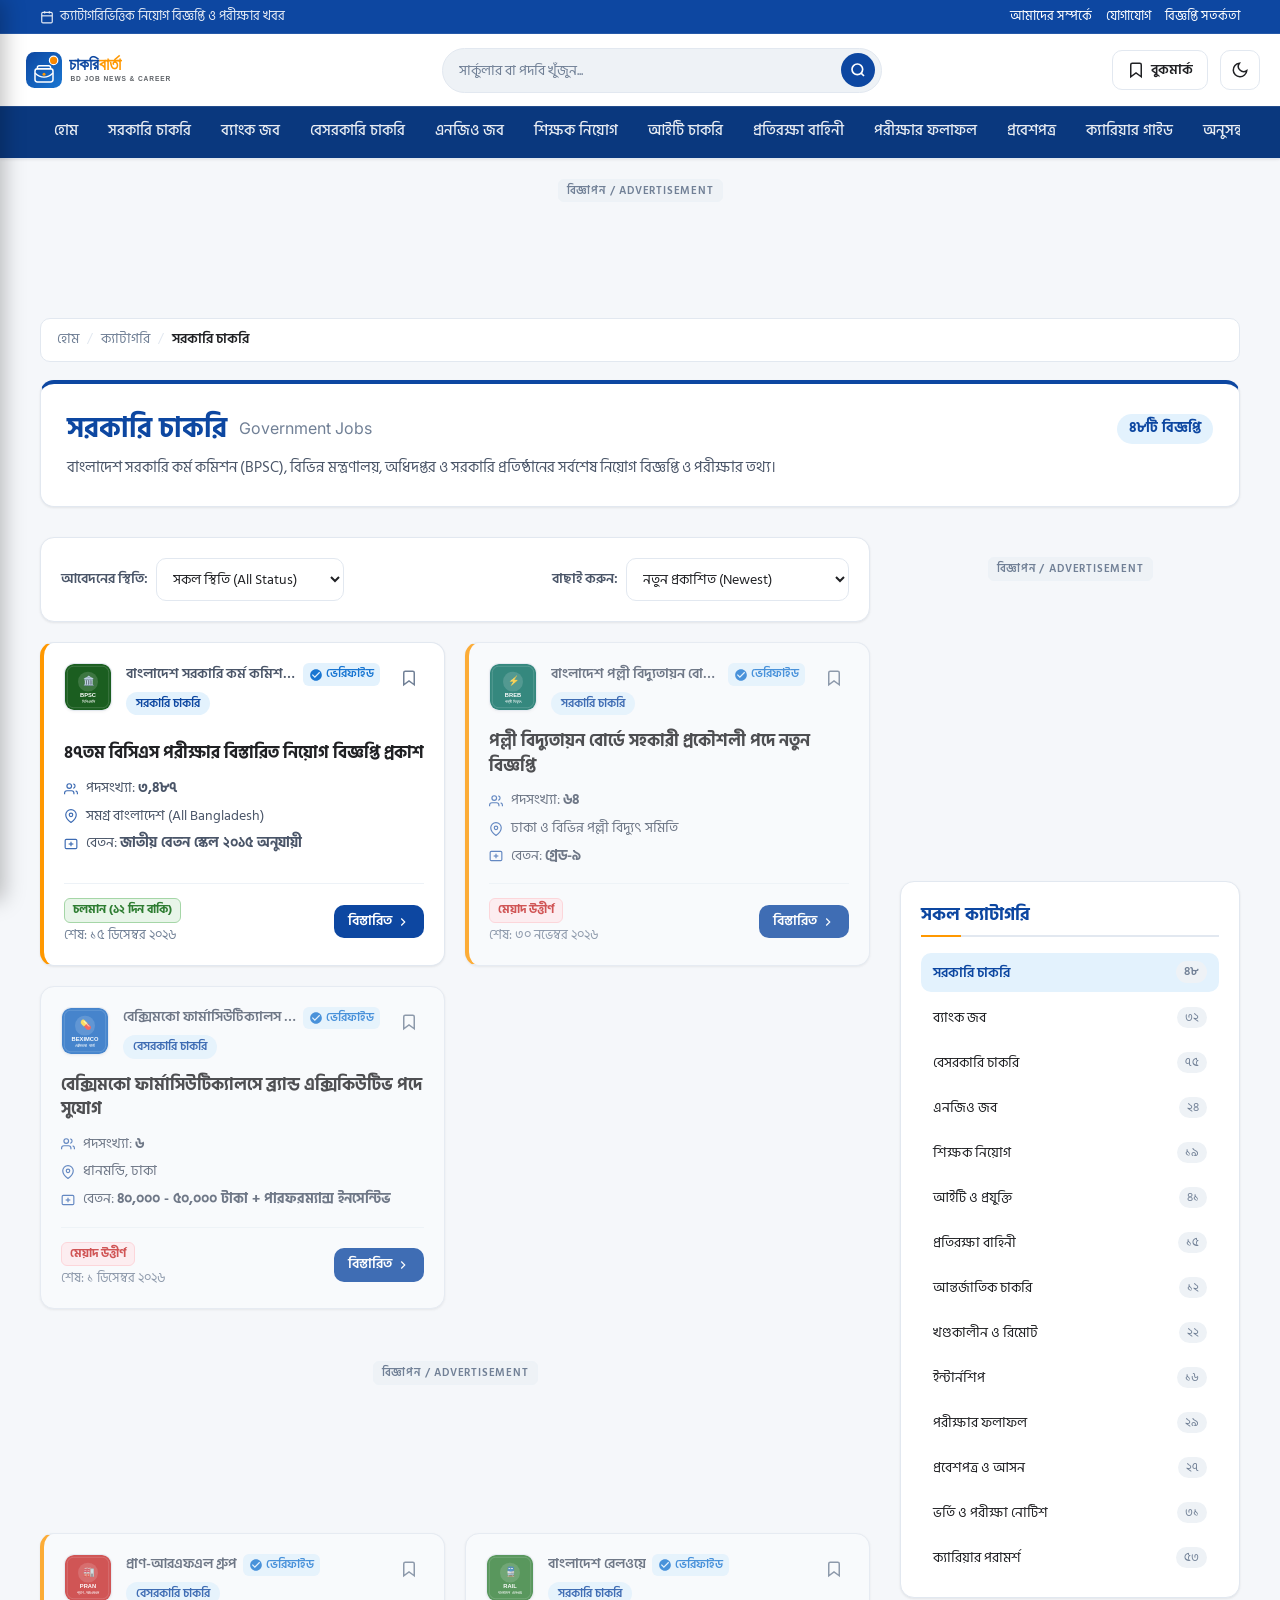
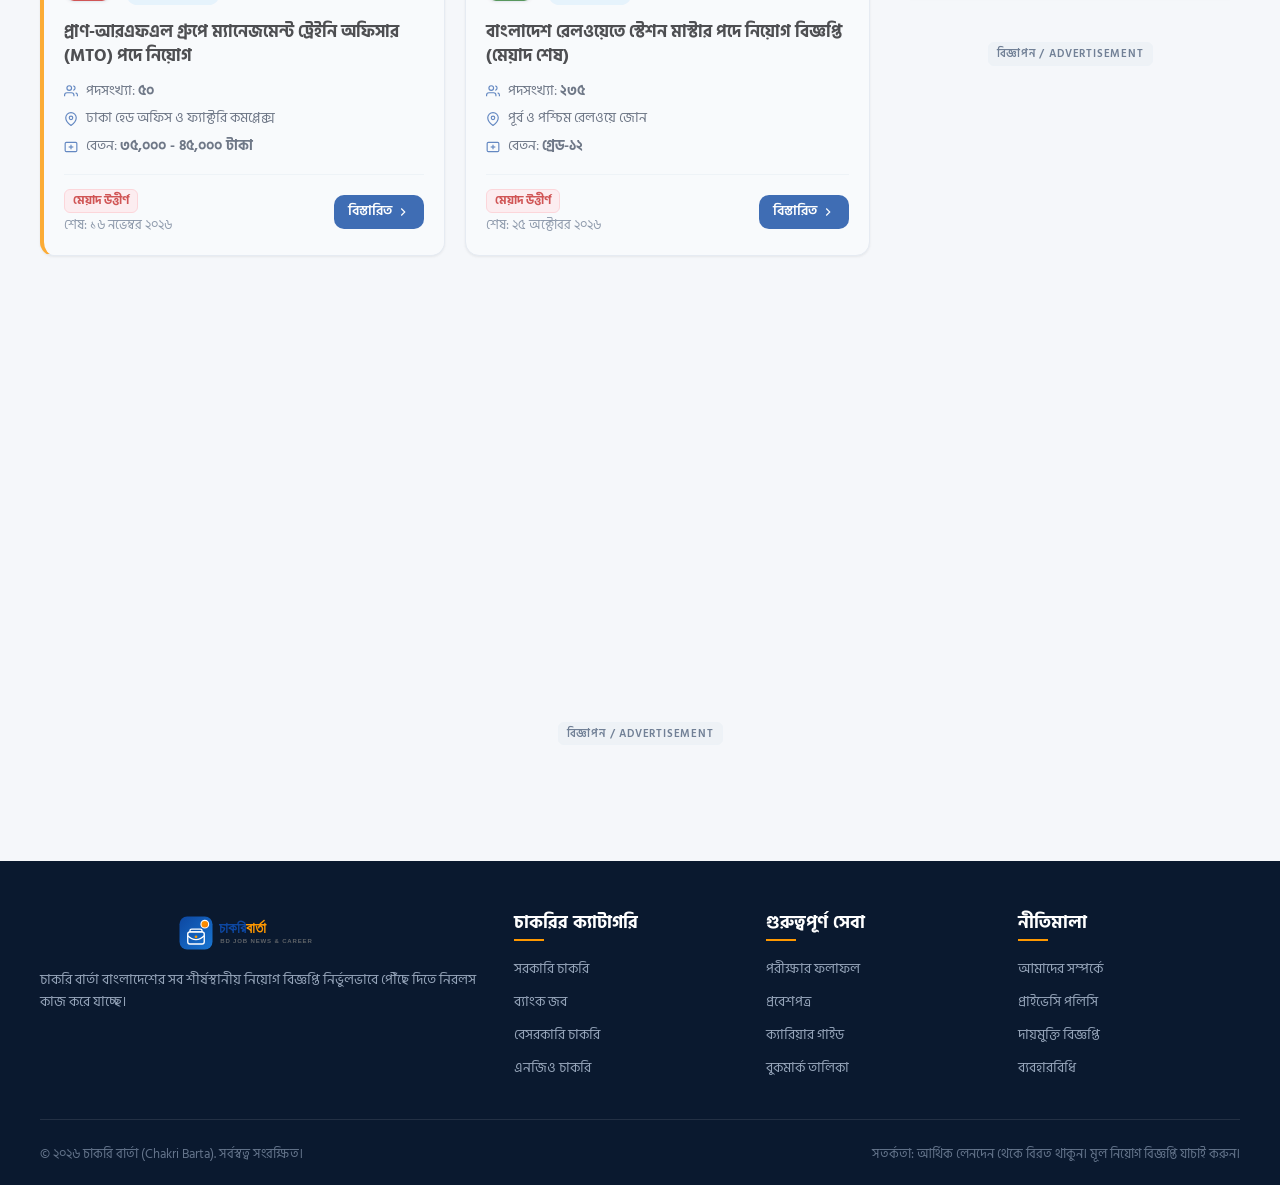
<file: category.html>
<!DOCTYPE html>
<html lang="bn" data-theme="light">
<head>
  <meta charset="UTF-8">
  <meta name="viewport" content="width=device-width, initial-scale=1.0">
  <title>চাকরির ক্যাটাগরি | চাকরি বার্তা</title>
  
  <meta name="description" content="ক্যাটাগরিভিত্তিক বাংলাদেশের সকল সরকারি, ব্যাংক ও বেসরকারি চাকরির সর্বশেষ সার্কুলার ও পরীক্ষার তথ্য।">
  <meta name="robots" content="index, follow">

  <link rel="icon" type="image/svg+xml" href="assets/images/favicon.svg">
  <link rel="preconnect" href="https://fonts.googleapis.com">
  <link rel="preconnect" href="https://fonts.gstatic.com" crossorigin>
  <link rel="stylesheet" href="assets/css/style.css">
  <link rel="stylesheet" href="assets/css/dark-mode.css">
  <link rel="stylesheet" href="assets/css/responsive.css">

  <script src="assets/js/theme.js"></script>
</head>
<body>

  <!-- Top Bar -->
  <aside class="top-bar">
    <div class="container top-bar-inner">
      <div class="top-bar-left">
        <div class="top-date-display">
          <svg viewBox="0 0 24 24" width="14" height="14" fill="none" stroke="currentColor" stroke-width="2"><rect x="3" y="4" width="18" height="18" rx="2" ry="2"/><line x1="16" y1="2" x2="16" y2="6"/><line x1="8" y1="2" x2="8" y2="6"/><line x1="3" y1="10" x2="21" y2="10"/></svg>
          <span>ক্যাটাগরিভিত্তিক নিয়োগ বিজ্ঞপ্তি ও পরীক্ষার খবর</span>
        </div>
      </div>
      <div class="top-bar-right">
        <nav class="top-links">
          <a href="about.html">আমাদের সম্পর্কে</a>
          <a href="contact.html">যোগাযোগ</a>
          <a href="disclaimer.html">বিজ্ঞপ্তি সতর্কতা</a>
        </nav>
      </div>
    </div>
  </aside>

  <!-- Site Header -->
  <header class="site-header">
    <div class="container header-main">
      <div class="header-brand-group">
        <button class="mobile-toggle-btn" id="mobile-menu-toggle" aria-label="মেনু খুলুন" title="মেনু">
          <svg viewBox="0 0 24 24" width="22" height="22" fill="none" stroke="currentColor" stroke-width="2"><line x1="3" y1="12" x2="21" y2="12"/><line x1="3" y1="6" x2="21" y2="6"/><line x1="3" y1="18" x2="21" y2="18"/></svg>
        </button>

        <a href="index.html" class="brand-logo-link" aria-label="চাকরি বার্তা হোমপেজ">
          <img src="assets/images/logo.svg" alt="চাকরি বার্তা লোগো" class="brand-logo-img" width="220" height="52">
        </a>
      </div>

      <form class="header-search-form" id="header-search-form" role="search" aria-label="চাকরি অনুসন্ধান">
        <div class="search-input-wrapper">
          <input type="search" id="header-search-input" placeholder="সার্কুলার বা পদবি খুঁজুন..." autocomplete="off">
          <button type="submit" class="search-submit-btn" aria-label="খুঁজুন">
            <svg viewBox="0 0 24 24" width="16" height="16" fill="none" stroke="currentColor" stroke-width="2.5"><circle cx="11" cy="11" r="8"/><line x1="21" y1="21" x2="16.65" y2="16.65"/></svg>
          </button>
        </div>
      </form>

      <div class="header-actions">
        <!-- Mobile Search Trigger Button -->
        <button class="header-btn mobile-search-toggle-btn" id="mobile-search-toggle" aria-label="সার্চ খুলুন" title="অনুসন্ধান">
          <svg viewBox="0 0 24 24" width="18" height="18" fill="none" stroke="currentColor" stroke-width="2.2"><circle cx="11" cy="11" r="8"/><line x1="21" y1="21" x2="16.65" y2="16.65"/></svg>
        </button>

        <a href="bookmarks.html" class="header-btn header-bookmark-btn" title="সংরক্ষিত বিজ্ঞপ্তি" aria-label="সংরক্ষিত বিজ্ঞপ্তি">
          <svg viewBox="0 0 24 24" width="18" height="18" fill="none" stroke="currentColor" stroke-width="2"><path d="M19 21l-7-5-7 5V5a2 2 0 0 1 2-2h10a2 2 0 0 1 2 2z"/></svg>
          <span class="header-btn-label">বুকমার্ক</span>
          <span class="bookmark-count-badge" style="display:none;">০</span>
        </a>

        <button class="theme-toggle-btn" aria-label="ডার্ক মোড টগল" title="থিম পরিবর্তন">
          <svg class="icon-moon" viewBox="0 0 24 24" width="18" height="18" fill="none" stroke="currentColor" stroke-width="2"><path d="M21 12.79A9 9 0 1 1 11.21 3 7 7 0 0 0 21 12.79z"/></svg>
          <svg class="icon-sun" viewBox="0 0 24 24" width="18" height="18" fill="none" stroke="currentColor" stroke-width="2" style="display:none;"><circle cx="12" cy="12" r="5"/><line x1="12" y1="1" x2="12" y2="3"/><line x1="12" y1="21" x2="12" y2="23"/><line x1="4.22" y1="4.22" x2="5.64" y2="5.64"/><line x1="18.36" y1="18.36" x2="19.78" y2="19.78"/><line x1="1" y1="12" x2="3" y2="12"/><line x1="21" y1="12" x2="23" y2="12"/><line x1="4.22" y1="19.78" x2="5.64" y2="18.36"/><line x1="18.36" y1="5.64" x2="19.78" y2="4.22"/></svg>
        </button>
      </div>
    </div>

    <!-- Expandable Mobile Search Bar -->
    <div class="mobile-search-bar" id="mobile-search-bar" aria-label="মোবাইল সার্চ">
      <form class="mobile-search-form" id="mobile-search-form" role="search">
        <input type="search" id="mobile-search-input" placeholder="সার্কুলার, প্রতিষ্ঠান বা পদবি খুঁজুন..." autocomplete="off">
        <button type="submit" class="mobile-search-submit" aria-label="খুঁজুন">
          <svg viewBox="0 0 24 24" width="16" height="16" fill="none" stroke="currentColor" stroke-width="2.5"><circle cx="11" cy="11" r="8"/><line x1="21" y1="21" x2="16.65" y2="16.65"/></svg>
        </button>
        <button type="button" class="mobile-search-close" id="mobile-search-close" aria-label="সার্চ বন্ধ করুন">&times;</button>
      </form>
    </div>

    <!-- Navigation Bar -->
    <nav class="site-nav" aria-label="প্রধান নেভিগেশন">
      <div class="container">
        <ul class="nav-list">
          <li class="nav-item"><a href="index.html">হোম</a></li>
          <li class="nav-item"><a href="category.html?cat=govt">সরকারি চাকরি</a></li>
          <li class="nav-item"><a href="category.html?cat=bank">ব্যাংক জব</a></li>
          <li class="nav-item"><a href="category.html?cat=private">বেসরকারি চাকরি</a></li>
          <li class="nav-item"><a href="category.html?cat=ngo">এনজিও জব</a></li>
          <li class="nav-item"><a href="category.html?cat=teaching">শিক্ষক নিয়োগ</a></li>
          <li class="nav-item"><a href="category.html?cat=it">আইটি চাকরি</a></li>
          <li class="nav-item"><a href="category.html?cat=defence">প্রতিরক্ষা বাহিনী</a></li>
          <li class="nav-item"><a href="category.html?cat=exam-results">পরীক্ষার ফলাফল</a></li>
          <li class="nav-item"><a href="category.html?cat=admit-card">প্রবেশপত্র</a></li>
          <li class="nav-item"><a href="category.html?cat=career-advice">ক্যারিয়ার গাইড</a></li>
          <li class="nav-item"><a href="search.html">অনুসন্ধান</a></li>
        </ul>
      </div>
    </nav>
  </header>

  <!-- Mobile Drawer Menu -->
  <div class="mobile-nav-overlay" id="mobile-nav-overlay"></div>
  <aside class="mobile-nav-drawer" id="mobile-nav-drawer">
    <div class="drawer-header">
      <img src="assets/images/logo.svg" alt="চাকরি বার্তা" class="drawer-logo" width="160" height="40">
      <button class="drawer-close-btn" id="mobile-menu-close">&times;</button>
    </div>
    <ul class="drawer-nav-list">
      <li class="drawer-nav-item"><a href="index.html">হোমপেজ</a></li>
      <li class="drawer-nav-item"><a href="category.html?cat=govt">সরকারি চাকরি</a></li>
      <li class="drawer-nav-item"><a href="category.html?cat=bank">ব্যাংক জব</a></li>
      <li class="drawer-nav-item"><a href="category.html?cat=private">বেসরকারি চাকরি</a></li>
      <li class="drawer-nav-item"><a href="category.html?cat=ngo">এনজিও জব</a></li>
      <li class="drawer-nav-item"><a href="category.html?cat=teaching">শিক্ষক নিয়োগ</a></li>
      <li class="drawer-nav-item"><a href="category.html?cat=it">আইটি ও প্রযুক্তি</a></li>
      <li class="drawer-nav-item"><a href="category.html?cat=defence">প্রতিরক্ষা বাহিনী</a></li>
      <li class="drawer-nav-item"><a href="category.html?cat=international">আন্তর্জাতিক চাকরি</a></li>
      <li class="drawer-nav-item"><a href="category.html?cat=part-time">খণ্ডকালীন ও রিমোট</a></li>
      <li class="drawer-nav-item"><a href="category.html?cat=internship">ইন্টার্নশিপ</a></li>
      <li class="drawer-nav-item"><a href="category.html?cat=exam-results">পরীক্ষার ফলাফল</a></li>
      <li class="drawer-nav-item"><a href="category.html?cat=admit-card">প্রবেশপত্র ডাউনলোড</a></li>
      <li class="drawer-nav-item"><a href="category.html?cat=exam-updates">ভর্তি ও পরীক্ষা নোটিশ</a></li>
      <li class="drawer-nav-item"><a href="category.html?cat=career-advice">ক্যারিয়ার পরামর্শ</a></li>
      <li class="drawer-nav-item"><a href="search.html">সব সার্কুলার সার্চ</a></li>
      <li class="drawer-nav-item"><a href="bookmarks.html">সংরক্ষিত বুকমার্ক</a></li>
    </ul>
  </aside>

  <!-- Top Ad Slot -->
  <div class="container">
    <div data-ad-placement="categoryTop"></div>
  </div>

  <!-- Category Main Layout -->
  <main class="container">
    
    <!-- Breadcrumbs -->
    <nav class="article-breadcrumbs" aria-label="Breadcrumb" style="margin-top: 15px;">
      <a href="index.html">হোম</a>
      <span class="separator">/</span>
      <a href="category.html">ক্যাটাগরি</a>
      <span class="separator">/</span>
      <span class="current" id="breadcrumb-current">সরকারি চাকরি</span>
    </nav>

    <!-- Category Hero Header -->
    <section class="category-hero-header">
      <div class="cat-hero-title-row">
        <h1 class="cat-hero-title" id="cat-title">সরকারি চাকরি</h1>
        <span class="cat-hero-title-en" id="cat-title-en">Government Jobs</span>
        <span class="cat-hero-count" id="cat-count-badge">০টি বিজ্ঞপ্তি</span>
      </div>
      <p class="cat-hero-desc" id="cat-desc">
        সর্বশেষ নিয়োগ বিজ্ঞপ্তি ও ক্যারিয়ার সুযোগ।
      </p>
    </section>

    <!-- Layout Grid: Listings & Sidebar -->
    <div class="main-layout-grid">

      <!-- Listings Column -->
      <div class="main-column">

        <!-- Controls: Filters & Sorting -->
        <div class="filter-bar-box" style="margin-bottom: 20px;">
          <div class="filter-controls-row" style="justify-content: space-between;">
            <div class="filter-group">
              <label for="cat-status" class="filter-label">আবেদনের স্থিতি:</label>
              <select id="cat-status" class="filter-select">
                <option value="all">সকল স্থিতি (All Status)</option>
                <option value="active">চলমান আবেদন (Active)</option>
                <option value="closing-soon">শীঘ্রই শেষ (Closing Soon)</option>
                <option value="expired">মেয়াদ উত্তীর্ণ (Expired)</option>
              </select>
            </div>

            <div class="filter-group">
              <label for="cat-sort" class="filter-label">বাছাই করুন:</label>
              <select id="cat-sort" class="filter-select">
                <option value="newest">নতুন প্রকাশিত (Newest)</option>
                <option value="deadline">আবেদনের শেষ তারিখ (Deadline)</option>
                <option value="views">জনপ্রিয়তা (Most Viewed)</option>
              </select>
            </div>
          </div>
        </div>

        <!-- Jobs Grid -->
        <div class="job-cards-grid" id="category-jobs-grid">
          <!-- Dynamically populated by filters.js -->
        </div>

        <!-- Empty State -->
        <div class="empty-state-box" id="cat-empty-state" style="display:none;">
          <div class="empty-state-icon">
            <svg viewBox="0 0 24 24" width="48" height="48" fill="none" stroke="currentColor" stroke-width="1.5"><circle cx="11" cy="11" r="8"/><line x1="21" y1="21" x2="16.65" y2="16.65"/></svg>
          </div>
          <h3>কোনো সার্কুলার পাওয়া যায়নি</h3>
          <p>নির্বাচিত ফিল্টারের আওতায় বর্তমানে কোনো বিজ্ঞপ্তি নেই। অন্য ফিল্টার দিয়ে চেষ্টা করুন।</p>
        </div>

        <!-- Pagination -->
        <div id="category-pagination"></div>

      </div>

      <!-- Category Sidebar -->
      <aside class="sidebar-column">
        <!-- Sidebar Ad Slot 1 (300x250) -->
        <div data-ad-placement="sidebar"></div>

        <!-- All Categories Sidebar Widget -->
        <div class="sidebar-widget">
          <h3 class="widget-title">সকল ক্যাটাগরি</h3>
          <ul class="sidebar-categories-list" id="sidebar-categories-list">
            <!-- Dynamically populated -->
          </ul>
        </div>

        <!-- Sidebar Ad Slot 2 (Sticky Skyscraper 160x600) -->
        <div data-ad-placement="sidebarSkyscraper"></div>
      </aside>

    </div>
  </main>

  <!-- Pre-Footer Banner Ad -->
  <div class="container">
    <div data-ad-placement="footer"></div>
  </div>

  <!-- Footer -->
  <footer class="site-footer">
    <div class="container">
      <div class="footer-grid">
        <div class="footer-col-about">
          <img src="assets/images/logo.svg" alt="চাকরি বার্তা" class="footer-logo" width="200" height="50">
          <p class="footer-desc">
            চাকরি বার্তা বাংলাদেশের সব শীর্ষস্থানীয় নিয়োগ বিজ্ঞপ্তি নির্ভুলভাবে পৌঁছে দিতে নিরলস কাজ করে যাচ্ছে।
          </p>
        </div>
        <div>
          <h4 class="footer-title">চাকরির ক্যাটাগরি</h4>
          <ul class="footer-links">
            <li><a href="category.html?cat=govt">সরকারি চাকরি</a></li>
            <li><a href="category.html?cat=bank">ব্যাংক জব</a></li>
            <li><a href="category.html?cat=private">বেসরকারি চাকরি</a></li>
            <li><a href="category.html?cat=ngo">এনজিও চাকরি</a></li>
          </ul>
        </div>
        <div>
          <h4 class="footer-title">গুরুত্বপূর্ণ সেবা</h4>
          <ul class="footer-links">
            <li><a href="category.html?cat=exam-results">পরীক্ষার ফলাফল</a></li>
            <li><a href="category.html?cat=admit-card">প্রবেশপত্র</a></li>
            <li><a href="category.html?cat=career-advice">ক্যারিয়ার গাইড</a></li>
            <li><a href="bookmarks.html">বুকমার্ক তালিকা</a></li>
          </ul>
        </div>
        <div>
          <h4 class="footer-title">নীতিমালা</h4>
          <ul class="footer-links">
            <li><a href="about.html">আমাদের সম্পর্কে</a></li>
            <li><a href="privacy-policy.html">প্রাইভেসি পলিসি</a></li>
            <li><a href="disclaimer.html">দায়মুক্তি বিজ্ঞপ্তি</a></li>
            <li><a href="terms.html">ব্যবহারবিধি</a></li>
          </ul>
        </div>
      </div>
      <div class="footer-bottom">
        <p>&copy; ২০২৬ চাকরি বার্তা (Chakri Barta). সর্বস্বত্ব সংরক্ষিত।</p>
        <p>সতর্কতা: আর্থিক লেনদেন থেকে বিরত থাকুন। মূল নিয়োগ বিজ্ঞপ্তি যাচাই করুন।</p>
      </div>
    </div>
  </footer>

  <!-- Back to Top Button -->
  <button class="back-to-top-btn" id="back-to-top-btn" aria-label="উপরে যান">
    <svg viewBox="0 0 24 24" width="20" height="20" fill="none" stroke="currentColor" stroke-width="2.5"><polyline points="18 15 12 9 6 15"/></svg>
  </button>

  <!-- Scripts -->
  <script src="assets/js/ads-config.js"></script>
  <script src="assets/js/seo.js"></script>
  <script src="assets/js/jobs.js"></script>
  <script src="assets/js/filters.js"></script>
  <script src="assets/js/app.js"></script>
</body>
</html>
</file>
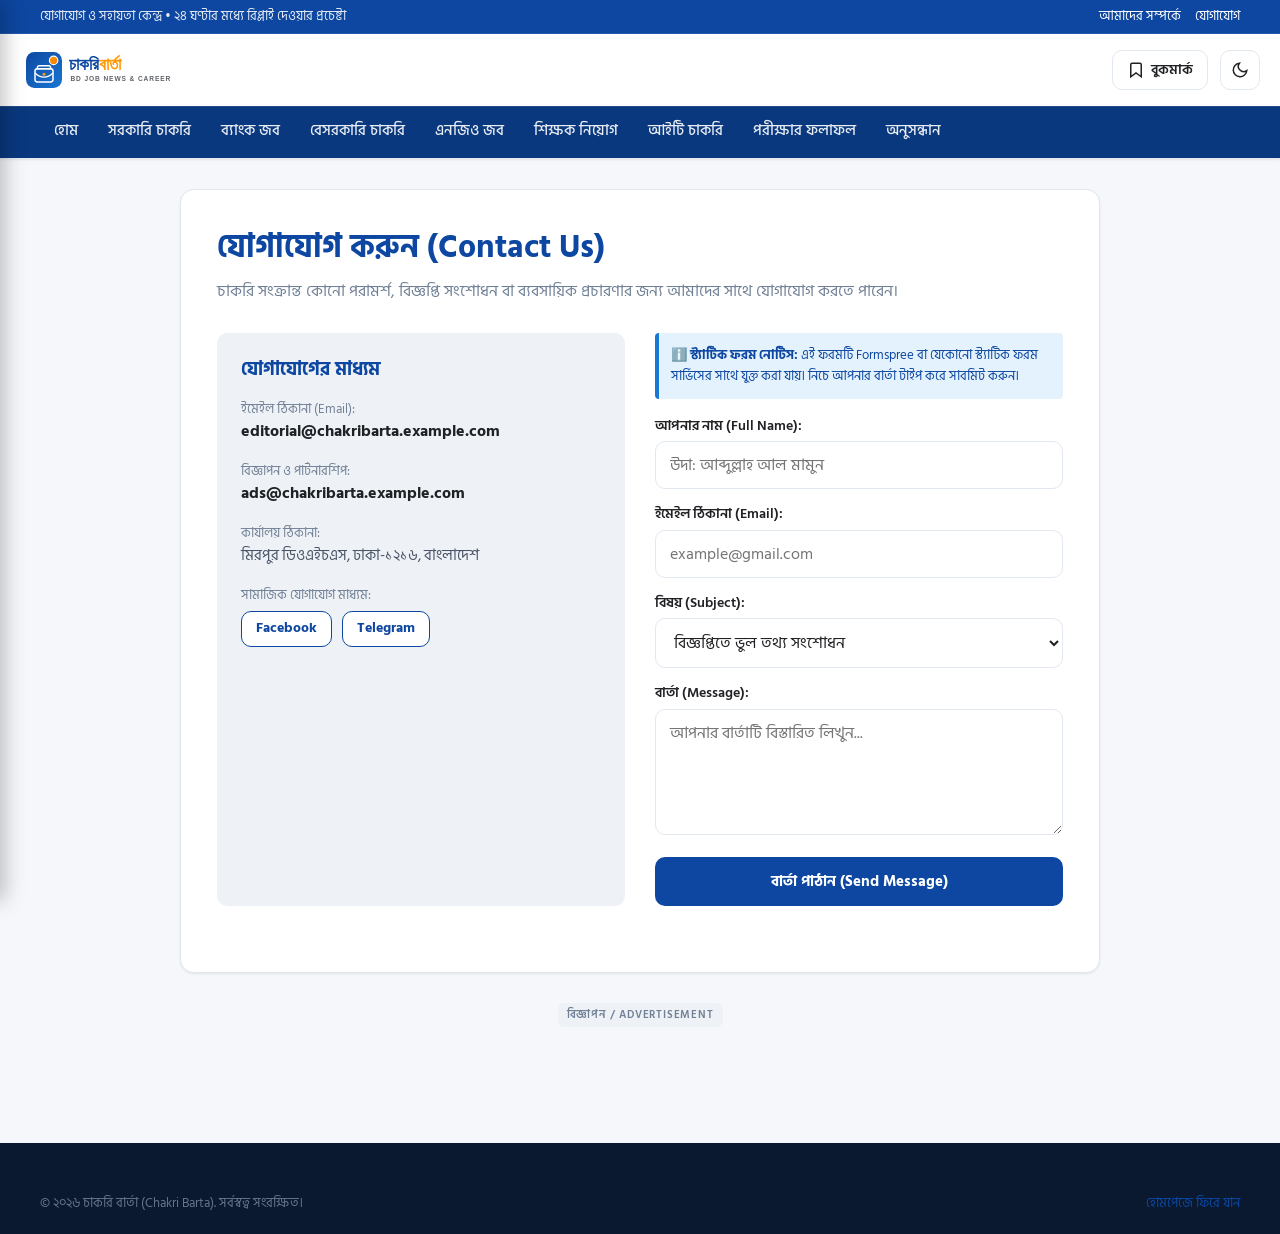
<file: contact.html>
<!DOCTYPE html>
<html lang="bn" data-theme="light">
<head>
  <meta charset="UTF-8">
  <meta name="viewport" content="width=device-width, initial-scale=1.0">
  <title>যোগাযোগ ও সহায়তা (Contact Us) | চাকরি বার্তা</title>
  
  <meta name="description" content="চাকরি বার্তা টিমের সাথে যোগাযোগ করুন। নিয়োগ বিজ্ঞপ্তি সংক্রান্ত সংশোধন, বিজ্ঞাপন বা যেকোনো সহায়তার জন্য আমাদের লিখুন।">
  <meta name="robots" content="index, follow">

  <link rel="icon" type="image/svg+xml" href="assets/images/favicon.svg">
  <link rel="preconnect" href="https://fonts.googleapis.com">
  <link rel="preconnect" href="https://fonts.gstatic.com" crossorigin>
  <link rel="stylesheet" href="assets/css/style.css">
  <link rel="stylesheet" href="assets/css/dark-mode.css">
  <link rel="stylesheet" href="assets/css/responsive.css">

  <script src="assets/js/theme.js"></script>
</head>
<body>

  <!-- Top Bar -->
  <aside class="top-bar">
    <div class="container top-bar-inner">
      <div class="top-bar-left">
        <div class="top-date-display">
          <span>যোগাযোগ ও সহায়তা কেন্দ্র • ২৪ ঘণ্টার মধ্যে রিপ্লাই দেওয়ার প্রচেষ্টা</span>
        </div>
      </div>
      <div class="top-bar-right">
        <nav class="top-links">
          <a href="about.html">আমাদের সম্পর্কে</a>
          <a href="contact.html">যোগাযোগ</a>
        </nav>
      </div>
    </div>
  </aside>

  <!-- Site Header -->
  <header class="site-header">
    <div class="container header-main">
      <div class="header-brand-group">
        <button class="mobile-toggle-btn" id="mobile-menu-toggle" aria-label="মেনু খুলুন" title="মেনু">
          <svg viewBox="0 0 24 24" width="22" height="22" fill="none" stroke="currentColor" stroke-width="2"><line x1="3" y1="12" x2="21" y2="12"/><line x1="3" y1="6" x2="21" y2="6"/><line x1="3" y1="18" x2="21" y2="18"/></svg>
        </button>

        <a href="index.html" class="brand-logo-link" aria-label="চাকরি বার্তা হোমপেজ">
          <img src="assets/images/logo.svg" alt="চাকরি বার্তা লোগো" class="brand-logo-img" width="220" height="52">
        </a>
      </div>

      <div style="flex:1;"></div>

      <div class="header-actions">
        <!-- Mobile Search Trigger Button -->
        <button class="header-btn mobile-search-toggle-btn" id="mobile-search-toggle" aria-label="সার্চ খুলুন" title="অনুসন্ধান">
          <svg viewBox="0 0 24 24" width="18" height="18" fill="none" stroke="currentColor" stroke-width="2.2"><circle cx="11" cy="11" r="8"/><line x1="21" y1="21" x2="16.65" y2="16.65"/></svg>
        </button>

        <a href="bookmarks.html" class="header-btn header-bookmark-btn" title="সংরক্ষিত বিজ্ঞপ্তি" aria-label="সংরক্ষিত বিজ্ঞপ্তি">
          <svg viewBox="0 0 24 24" width="18" height="18" fill="none" stroke="currentColor" stroke-width="2"><path d="M19 21l-7-5-7 5V5a2 2 0 0 1 2-2h10a2 2 0 0 1 2 2z"/></svg>
          <span class="header-btn-label">বুকমার্ক</span>
          <span class="bookmark-count-badge" style="display:none;">০</span>
        </a>

        <button class="theme-toggle-btn" aria-label="ডার্ক মোড টগল" title="থিম পরিবর্তন">
          <svg class="icon-moon" viewBox="0 0 24 24" width="18" height="18" fill="none" stroke="currentColor" stroke-width="2"><path d="M21 12.79A9 9 0 1 1 11.21 3 7 7 0 0 0 21 12.79z"/></svg>
          <svg class="icon-sun" viewBox="0 0 24 24" width="18" height="18" fill="none" stroke="currentColor" stroke-width="2" style="display:none;"><circle cx="12" cy="12" r="5"/><line x1="12" y1="1" x2="12" y2="3"/><line x1="12" y1="21" x2="12" y2="23"/><line x1="4.22" y1="4.22" x2="5.64" y2="5.64"/><line x1="18.36" y1="18.36" x2="19.78" y2="19.78"/><line x1="1" y1="12" x2="3" y2="12"/><line x1="21" y1="12" x2="23" y2="12"/><line x1="4.22" y1="19.78" x2="5.64" y2="18.36"/><line x1="18.36" y1="5.64" x2="19.78" y2="4.22"/></svg>
        </button>
      </div>
    </div>

    <!-- Expandable Mobile Search Bar -->
    <div class="mobile-search-bar" id="mobile-search-bar" aria-label="মোবাইল সার্চ">
      <form class="mobile-search-form" id="mobile-search-form" role="search">
        <input type="search" id="mobile-search-input" placeholder="সার্কুলার, প্রতিষ্ঠান বা পদবি খুঁজুন..." autocomplete="off">
        <button type="submit" class="mobile-search-submit" aria-label="খুঁজুন">
          <svg viewBox="0 0 24 24" width="16" height="16" fill="none" stroke="currentColor" stroke-width="2.5"><circle cx="11" cy="11" r="8"/><line x1="21" y1="21" x2="16.65" y2="16.65"/></svg>
        </button>
        <button type="button" class="mobile-search-close" id="mobile-search-close" aria-label="সার্চ বন্ধ করুন">&times;</button>
      </form>
    </div>

    <nav class="site-nav" aria-label="প্রধান নেভিগেশন">
      <div class="container">
        <ul class="nav-list">
          <li class="nav-item"><a href="index.html">হোম</a></li>
          <li class="nav-item"><a href="category.html?cat=govt">সরকারি চাকরি</a></li>
          <li class="nav-item"><a href="category.html?cat=bank">ব্যাংক জব</a></li>
          <li class="nav-item"><a href="category.html?cat=private">বেসরকারি চাকরি</a></li>
          <li class="nav-item"><a href="category.html?cat=ngo">এনজিও জব</a></li>
          <li class="nav-item"><a href="category.html?cat=teaching">শিক্ষক নিয়োগ</a></li>
          <li class="nav-item"><a href="category.html?cat=it">আইটি চাকরি</a></li>
          <li class="nav-item"><a href="category.html?cat=exam-results">পরীক্ষার ফলাফল</a></li>
          <li class="nav-item"><a href="search.html">অনুসন্ধান</a></li>
        </ul>
      </div>
    </nav>
  </header>

  <!-- Mobile Drawer Menu -->
  <div class="mobile-nav-overlay" id="mobile-nav-overlay"></div>
  <aside class="mobile-nav-drawer" id="mobile-nav-drawer">
    <div class="drawer-header">
      <img src="assets/images/logo.svg" alt="চাকরি বার্তা" class="drawer-logo" width="160" height="40">
      <button class="drawer-close-btn" id="mobile-menu-close">&times;</button>
    </div>
    <ul class="drawer-nav-list">
      <li class="drawer-nav-item"><a href="index.html">হোমপেজ</a></li>
      <li class="drawer-nav-item"><a href="category.html?cat=govt">সরকারি চাকরি</a></li>
      <li class="drawer-nav-item"><a href="category.html?cat=bank">ব্যাংক জব</a></li>
      <li class="drawer-nav-item"><a href="about.html">আমাদের সম্পর্কে</a></li>
      <li class="drawer-nav-item active"><a href="contact.html">যোগাযোগ</a></li>
    </ul>
  </aside>

  <!-- Main Content -->
  <main class="container" style="margin: 30px auto; max-width: 960px;">
    
    <div class="article-content-body content-page-card">
      <h1 class="content-page-title">যোগাযোগ করুন (Contact Us)</h1>
      <p style="font-size: 1rem; color: var(--text-muted); margin-bottom: 28px;">
        চাকরি সংক্রান্ত কোনো পরামর্শ, বিজ্ঞপ্তি সংশোধন বা ব্যবসায়িক প্রচারণার জন্য আমাদের সাথে যোগাযোগ করতে পারেন।
      </p>

      <div class="contact-grid-layout">
        <!-- Left: Direct Details -->
        <div class="contact-details-box">
          <h3 style="font-size: 1.2rem; color: var(--primary);">যোগাযোগের মাধ্যম</h3>
          
          <div>
            <span style="font-size: 0.8rem; color: var(--text-muted); display: block;">ইমেইল ঠিকানা (Email):</span>
            <strong style="font-size: 1rem; color: var(--text-main);">editorial@chakribarta.example.com</strong>
          </div>

          <div>
            <span style="font-size: 0.8rem; color: var(--text-muted); display: block;">বিজ্ঞাপন ও পার্টনারশিপ:</span>
            <strong style="font-size: 1rem; color: var(--text-main);">ads@chakribarta.example.com</strong>
          </div>

          <div>
            <span style="font-size: 0.8rem; color: var(--text-muted); display: block;">কার্যালয় ঠিকানা:</span>
            <span style="font-size: 0.95rem; color: var(--text-secondary);">মিরপুর ডিওএইচএস, ঢাকা-১২১৬, বাংলাদেশ</span>
          </div>

          <div>
            <span style="font-size: 0.8rem; color: var(--text-muted); display: block; margin-bottom: 6px;">সামাজিক যোগাযোগ মাধ্যম:</span>
            <div style="display:flex; gap:10px;">
              <a href="https://facebook.com" target="_blank" rel="noopener noreferrer" class="btn btn-secondary" style="padding:6px 14px; font-size:0.85rem;">Facebook</a>
              <a href="https://telegram.org" target="_blank" rel="noopener noreferrer" class="btn btn-secondary" style="padding:6px 14px; font-size:0.85rem;">Telegram</a>
            </div>
          </div>
        </div>

        <!-- Right: Contact Form UI -->
        <div>
          <!-- Static form notice -->
          <div style="background-color:#E3F2FD; border-left:4px solid #1976D2; padding:12px; border-radius:4px; font-size:0.825rem; color:#0D47A1; margin-bottom:16px;">
            ℹ️ <strong>স্ট্যাটিক ফরম নোটিস:</strong> এই ফরমটি Formspree বা যেকোনো স্ট্যাটিক ফরম সার্ভিসের সাথে যুক্ত করা যায়। নিচে আপনার বার্তা টাইপ করে সাবমিট করুন।
          </div>

          <form id="contact-form" action="https://formspree.io/f/placeholder" method="POST" style="display:flex; flex-direction:column; gap:14px;">
            <div>
              <label for="contact-name" style="display:block; font-size:0.875rem; font-weight:600; margin-bottom:4px;">আপনার নাম (Full Name):</label>
              <input type="text" id="contact-name" name="name" required placeholder="উদা: আব্দুল্লাহ আল মামুন" style="width:100%; padding:10px 14px; border:1px solid var(--border-color); border-radius:var(--radius-md); background:var(--bg-card); color:var(--text-main);">
            </div>

            <div>
              <label for="contact-email" style="display:block; font-size:0.875rem; font-weight:600; margin-bottom:4px;">ইমেইল ঠিকানা (Email):</label>
              <input type="email" id="contact-email" name="email" required placeholder="example@gmail.com" style="width:100%; padding:10px 14px; border:1px solid var(--border-color); border-radius:var(--radius-md); background:var(--bg-card); color:var(--text-main);">
            </div>

            <div>
              <label for="contact-subject" style="display:block; font-size:0.875rem; font-weight:600; margin-bottom:4px;">বিষয় (Subject):</label>
              <select id="contact-subject" name="subject" style="width:100%; padding:10px 14px; border:1px solid var(--border-color); border-radius:var(--radius-md); background:var(--bg-card); color:var(--text-main);">
                <option value="correction">বিজ্ঞপ্তিতে ভুল তথ্য সংশোধন</option>
                <option value="inquiry">সার্কুলার সংক্রান্ত তথ্য জিজ্ঞাসা</option>
                <option value="ad">বিজ্ঞাপন ও প্রমোশন সংক্রান্ত</option>
                <option value="other">অন্যান্য মতামত</option>
              </select>
            </div>

            <div>
              <label for="contact-message" style="display:block; font-size:0.875rem; font-weight:600; margin-bottom:4px;">বার্তা (Message):</label>
              <textarea id="contact-message" name="message" rows="4" required placeholder="আপনার বার্তাটি বিস্তারিত লিখুন..." style="width:100%; padding:10px 14px; border:1px solid var(--border-color); border-radius:var(--radius-md); background:var(--bg-card); color:var(--text-main); font-family:inherit;"></textarea>
            </div>

            <button type="submit" class="btn btn-primary" style="width:100%;">
              <span>বার্তা পাঠান (Send Message)</span>
            </button>
          </form>
        </div>
      </div>

    </div>

  </main>

  <!-- Pre-Footer Banner Ad -->
  <div class="container">
    <div data-ad-placement="footer"></div>
  </div>

  <!-- Footer -->
  <footer class="site-footer">
    <div class="container">
      <div class="footer-bottom" style="border:none; padding-top:0;">
        <p>&copy; ২০২৬ চাকরি বার্তা (Chakri Barta). সর্বস্বত্ব সংরক্ষিত।</p>
        <p><a href="index.html" style="color:var(--primary);">হোমপেজে ফিরে যান</a></p>
      </div>
    </div>
  </footer>

  <script src="assets/js/ads-config.js"></script>
  <script src="assets/js/seo.js"></script>
  <script src="assets/js/jobs.js"></script>
  <script src="assets/js/app.js"></script>
  <script>
    document.getElementById("contact-form").addEventListener("submit", function(e) {
      if (this.action.includes("placeholder")) {
        e.preventDefault();
        showToastNotification("ধন্যবাদ! আপনার বার্তাটি গৃহীত হয়েছে। (ডেমো ফরম মোড)");
        this.reset();
      }
    });
  </script>
</body>
</html>
</file>
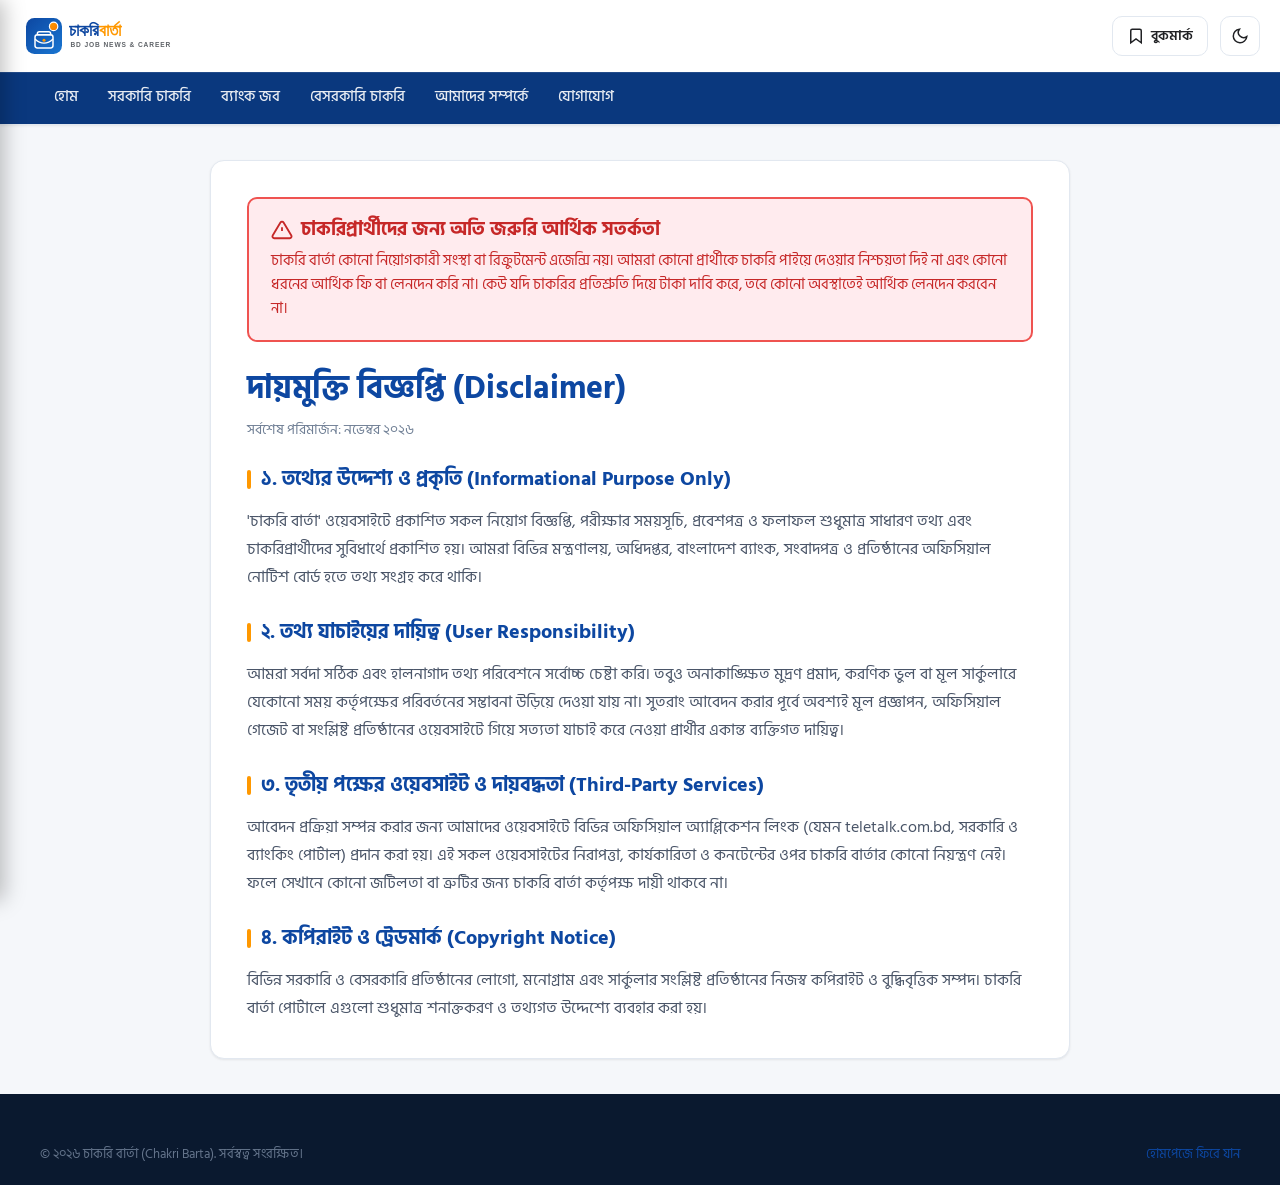
<file: disclaimer.html>
<!DOCTYPE html>
<html lang="bn" data-theme="light">
<head>
  <meta charset="UTF-8">
  <meta name="viewport" content="width=device-width, initial-scale=1.0">
  <title>দায়মুক্তি বিজ্ঞপ্তি ও সতর্কতা (Disclaimer) | চাকরি বার্তা</title>
  
  <meta name="description" content="চাকরি বার্তা পোর্টালে প্রকাশিত নিয়োগ সংক্রান্ত তথ্যের আইনগত দায়মুক্তি ও চাকরিপ্রার্থীদের জন্য আর্থিক সতর্কতা নির্দেশিকা।">
  <meta name="robots" content="index, follow">

  <link rel="icon" type="image/svg+xml" href="assets/images/favicon.svg">
  <link rel="preconnect" href="https://fonts.googleapis.com">
  <link rel="preconnect" href="https://fonts.gstatic.com" crossorigin>
  <link rel="stylesheet" href="assets/css/style.css">
  <link rel="stylesheet" href="assets/css/dark-mode.css">
  <link rel="stylesheet" href="assets/css/responsive.css">

  <script src="assets/js/theme.js"></script>
</head>
<body>

  <!-- Site Header -->
  <header class="site-header">
    <div class="container header-main">
      <div class="header-brand-group">
        <button class="mobile-toggle-btn" id="mobile-menu-toggle" aria-label="মেনু খুলুন" title="মেনু">
          <svg viewBox="0 0 24 24" width="22" height="22" fill="none" stroke="currentColor" stroke-width="2"><line x1="3" y1="12" x2="21" y2="12"/><line x1="3" y1="6" x2="21" y2="6"/><line x1="3" y1="18" x2="21" y2="18"/></svg>
        </button>

        <a href="index.html" class="brand-logo-link" aria-label="চাকরি বার্তা হোমপেজ">
          <img src="assets/images/logo.svg" alt="চাকরি বার্তা লোগো" class="brand-logo-img" width="220" height="52">
        </a>
      </div>

      <div style="flex:1;"></div>

      <div class="header-actions">
        <!-- Mobile Search Trigger Button -->
        <button class="header-btn mobile-search-toggle-btn" id="mobile-search-toggle" aria-label="সার্চ খুলুন" title="অনুসন্ধান">
          <svg viewBox="0 0 24 24" width="18" height="18" fill="none" stroke="currentColor" stroke-width="2.2"><circle cx="11" cy="11" r="8"/><line x1="21" y1="21" x2="16.65" y2="16.65"/></svg>
        </button>

        <a href="bookmarks.html" class="header-btn header-bookmark-btn" title="সংরক্ষিত বিজ্ঞপ্তি" aria-label="সংরক্ষিত বিজ্ঞপ্তি">
          <svg viewBox="0 0 24 24" width="18" height="18" fill="none" stroke="currentColor" stroke-width="2"><path d="M19 21l-7-5-7 5V5a2 2 0 0 1 2-2h10a2 2 0 0 1 2 2z"/></svg>
          <span class="header-btn-label">বুকমার্ক</span>
          <span class="bookmark-count-badge" style="display:none;">০</span>
        </a>

        <button class="theme-toggle-btn" aria-label="ডার্ক মোড টগল" title="থিম পরিবর্তন">
          <svg class="icon-moon" viewBox="0 0 24 24" width="18" height="18" fill="none" stroke="currentColor" stroke-width="2"><path d="M21 12.79A9 9 0 1 1 11.21 3 7 7 0 0 0 21 12.79z"/></svg>
          <svg class="icon-sun" viewBox="0 0 24 24" width="18" height="18" fill="none" stroke="currentColor" stroke-width="2" style="display:none;"><circle cx="12" cy="12" r="5"/><line x1="12" y1="1" x2="12" y2="3"/><line x1="12" y1="21" x2="12" y2="23"/><line x1="4.22" y1="4.22" x2="5.64" y2="5.64"/><line x1="18.36" y1="18.36" x2="19.78" y2="19.78"/><line x1="1" y1="12" x2="3" y2="12"/><line x1="21" y1="12" x2="23" y2="12"/><line x1="4.22" y1="19.78" x2="5.64" y2="18.36"/><line x1="18.36" y1="5.64" x2="19.78" y2="4.22"/></svg>
        </button>
      </div>
    </div>

    <!-- Expandable Mobile Search Bar -->
    <div class="mobile-search-bar" id="mobile-search-bar" aria-label="মোবাইল সার্চ">
      <form class="mobile-search-form" id="mobile-search-form" role="search">
        <input type="search" id="mobile-search-input" placeholder="সার্কুলার, প্রতিষ্ঠান বা পদবি খুঁজুন..." autocomplete="off">
        <button type="submit" class="mobile-search-submit" aria-label="খুঁজুন">
          <svg viewBox="0 0 24 24" width="16" height="16" fill="none" stroke="currentColor" stroke-width="2.5"><circle cx="11" cy="11" r="8"/><line x1="21" y1="21" x2="16.65" y2="16.65"/></svg>
        </button>
        <button type="button" class="mobile-search-close" id="mobile-search-close" aria-label="সার্চ বন্ধ করুন">&times;</button>
      </form>
    </div>

    <nav class="site-nav" aria-label="প্রধান নেভিগেশন">
      <div class="container">
        <ul class="nav-list">
          <li class="nav-item"><a href="index.html">হোম</a></li>
          <li class="nav-item"><a href="category.html?cat=govt">সরকারি চাকরি</a></li>
          <li class="nav-item"><a href="category.html?cat=bank">ব্যাংক জব</a></li>
          <li class="nav-item"><a href="category.html?cat=private">বেসরকারি চাকরি</a></li>
          <li class="nav-item"><a href="about.html">আমাদের সম্পর্কে</a></li>
          <li class="nav-item"><a href="contact.html">যোগাযোগ</a></li>
        </ul>
      </div>
    </nav>
  </header>

  <!-- Mobile Drawer Menu & Overlay -->
  <div class="mobile-nav-overlay" id="mobile-nav-overlay"></div>
  <aside class="mobile-nav-drawer" id="mobile-nav-drawer" aria-label="মোবাইল সাইডবার মেনু">
    <div class="drawer-header">
      <img src="assets/images/logo.svg" alt="চাকরি বার্তা" class="drawer-logo" width="160" height="40">
      <button class="drawer-close-btn" id="mobile-menu-close" aria-label="মেনু বন্ধ করুন">&times;</button>
    </div>
    <ul class="drawer-nav-list">
      <li class="drawer-nav-item"><a href="index.html">হোমপেজ</a></li>
      <li class="drawer-nav-item"><a href="category.html?cat=govt">সরকারি চাকরি</a></li>
      <li class="drawer-nav-item"><a href="category.html?cat=bank">ব্যাংক জব</a></li>
      <li class="drawer-nav-item"><a href="category.html?cat=private">বেসরকারি চাকরি</a></li>
      <li class="drawer-nav-item"><a href="category.html?cat=ngo">এনজিও জব</a></li>
      <li class="drawer-nav-item"><a href="search.html">সব সার্কুলার সার্চ</a></li>
      <li class="drawer-nav-item"><a href="about.html">আমাদের সম্পর্কে</a></li>
      <li class="drawer-nav-item"><a href="contact.html">যোগাযোগ</a></li>
      <li class="drawer-nav-item active"><a href="disclaimer.html">দায়মুক্তি বিজ্ঞপ্তি</a></li>
    </ul>
  </aside>

  <main class="container" style="margin: 35px auto; max-width: 900px;">
    <article class="article-content-body content-page-card">
      
      <!-- Critical Warning Banner -->
      <div style="background-color: #FFEBEE; border: 2px solid #EF5350; border-radius: var(--radius-md); padding: 18px 22px; margin-bottom: 25px; color: #C62828;">
        <h3 style="display:flex; align-items:center; gap:8px; font-size:1.2rem; margin-bottom:6px; color:#C62828;">
          <svg viewBox="0 0 24 24" width="22" height="22" fill="none" stroke="currentColor" stroke-width="2"><path d="M10.29 3.86L1.82 18a2 2 0 0 0 1.71 3h16.94a2 2 0 0 0 1.71-3L13.71 3.86a2 2 0 0 0-3.42 0z"/><line x1="12" y1="9" x2="12" y2="13"/><line x1="12" y1="17" x2="12.01" y2="17"/></svg>
          চাকরিপ্রার্থীদের জন্য অতি জরুরি আর্থিক সতর্কতা
        </h3>
        <p style="font-size:0.95rem; line-height:1.6;">
          চাকরি বার্তা কোনো নিয়োগকারী সংস্থা বা রিক্রুটমেন্ট এজেন্সি নয়। আমরা কোনো প্রার্থীকে চাকরি পাইয়ে দেওয়ার নিশ্চয়তা দিই না এবং কোনো ধরনের আর্থিক ফি বা লেনদেন করি না। কেউ যদি চাকরির প্রতিশ্রুতি দিয়ে টাকা দাবি করে, তবে কোনো অবস্থাতেই আর্থিক লেনদেন করবেন না।
        </p>
      </div>

      <h1 class="content-page-title">দায়মুক্তি বিজ্ঞপ্তি (Disclaimer)</h1>
      <p style="font-size: 0.85rem; color: var(--text-muted); margin-bottom: 24px;">সর্বশেষ পরিমার্জন: নভেম্বর ২০২৬</p>

      <section class="content-section">
        <h3>১. তথ্যের উদ্দেশ্য ও প্রকৃতি (Informational Purpose Only)</h3>
        <p>
          'চাকরি বার্তা' ওয়েবসাইটে প্রকাশিত সকল নিয়োগ বিজ্ঞপ্তি, পরীক্ষার সময়সূচি, প্রবেশপত্র ও ফলাফল শুধুমাত্র সাধারণ তথ্য এবং চাকরিপ্রার্থীদের সুবিধার্থে প্রকাশিত হয়। আমরা বিভিন্ন মন্ত্রণালয়, অধিদপ্তর, বাংলাদেশ ব্যাংক, সংবাদপত্র ও প্রতিষ্ঠানের অফিসিয়াল নোটিশ বোর্ড হতে তথ্য সংগ্রহ করে থাকি।
        </p>
      </section>

      <section class="content-section">
        <h3>২. তথ্য যাচাইয়ের দায়িত্ব (User Responsibility)</h3>
        <p>
          আমরা সর্বদা সঠিক এবং হালনাগাদ তথ্য পরিবেশনে সর্বোচ্চ চেষ্টা করি। তবুও অনাকাঙ্ক্ষিত মুদ্রণ প্রমাদ, করণিক ভুল বা মূল সার্কুলারে যেকোনো সময় কর্তৃপক্ষের পরিবর্তনের সম্ভাবনা উড়িয়ে দেওয়া যায় না। সুতরাং আবেদন করার পূর্বে অবশ্যই মূল প্রজ্ঞাপন, অফিসিয়াল গেজেট বা সংশ্লিষ্ট প্রতিষ্ঠানের ওয়েবসাইটে গিয়ে সত্যতা যাচাই করে নেওয়া প্রার্থীর একান্ত ব্যক্তিগত দায়িত্ব।
        </p>
      </section>

      <section class="content-section">
        <h3>৩. তৃতীয় পক্ষের ওয়েবসাইট ও দায়বদ্ধতা (Third-Party Services)</h3>
        <p>
          আবেদন প্রক্রিয়া সম্পন্ন করার জন্য আমাদের ওয়েবসাইটে বিভিন্ন অফিসিয়াল অ্যাপ্লিকেশন লিংক (যেমন teletalk.com.bd, সরকারি ও ব্যাংকিং পোর্টাল) প্রদান করা হয়। এই সকল ওয়েবসাইটের নিরাপত্তা, কার্যকারিতা ও কনটেন্টের ওপর চাকরি বার্তার কোনো নিয়ন্ত্রণ নেই। ফলে সেখানে কোনো জটিলতা বা ত্রুটির জন্য চাকরি বার্তা কর্তৃপক্ষ দায়ী থাকবে না।
        </p>
      </section>

      <section class="content-section">
        <h3>৪. কপিরাইট ও ট্রেডমার্ক (Copyright Notice)</h3>
        <p>
          বিভিন্ন সরকারি ও বেসরকারি প্রতিষ্ঠানের লোগো, মনোগ্রাম এবং সার্কুলার সংশ্লিষ্ট প্রতিষ্ঠানের নিজস্ব কপিরাইট ও বুদ্ধিবৃত্তিক সম্পদ। চাকরি বার্তা পোর্টালে এগুলো শুধুমাত্র শনাক্তকরণ ও তথ্যগত উদ্দেশ্যে ব্যবহার করা হয়।
        </p>
      </section>

    </article>
  </main>

  <!-- Footer -->
  <footer class="site-footer">
    <div class="container">
      <div class="footer-bottom" style="border:none; padding-top:0;">
        <p>&copy; ২০২৬ চাকরি বার্তা (Chakri Barta). সর্বস্বত্ব সংরক্ষিত।</p>
        <p><a href="index.html" style="color:var(--primary);">হোমপেজে ফিরে যান</a></p>
      </div>
    </div>
  </footer>

  <script src="assets/js/ads-config.js"></script>
  <script src="assets/js/app.js"></script>
</body>
</html>
</file>
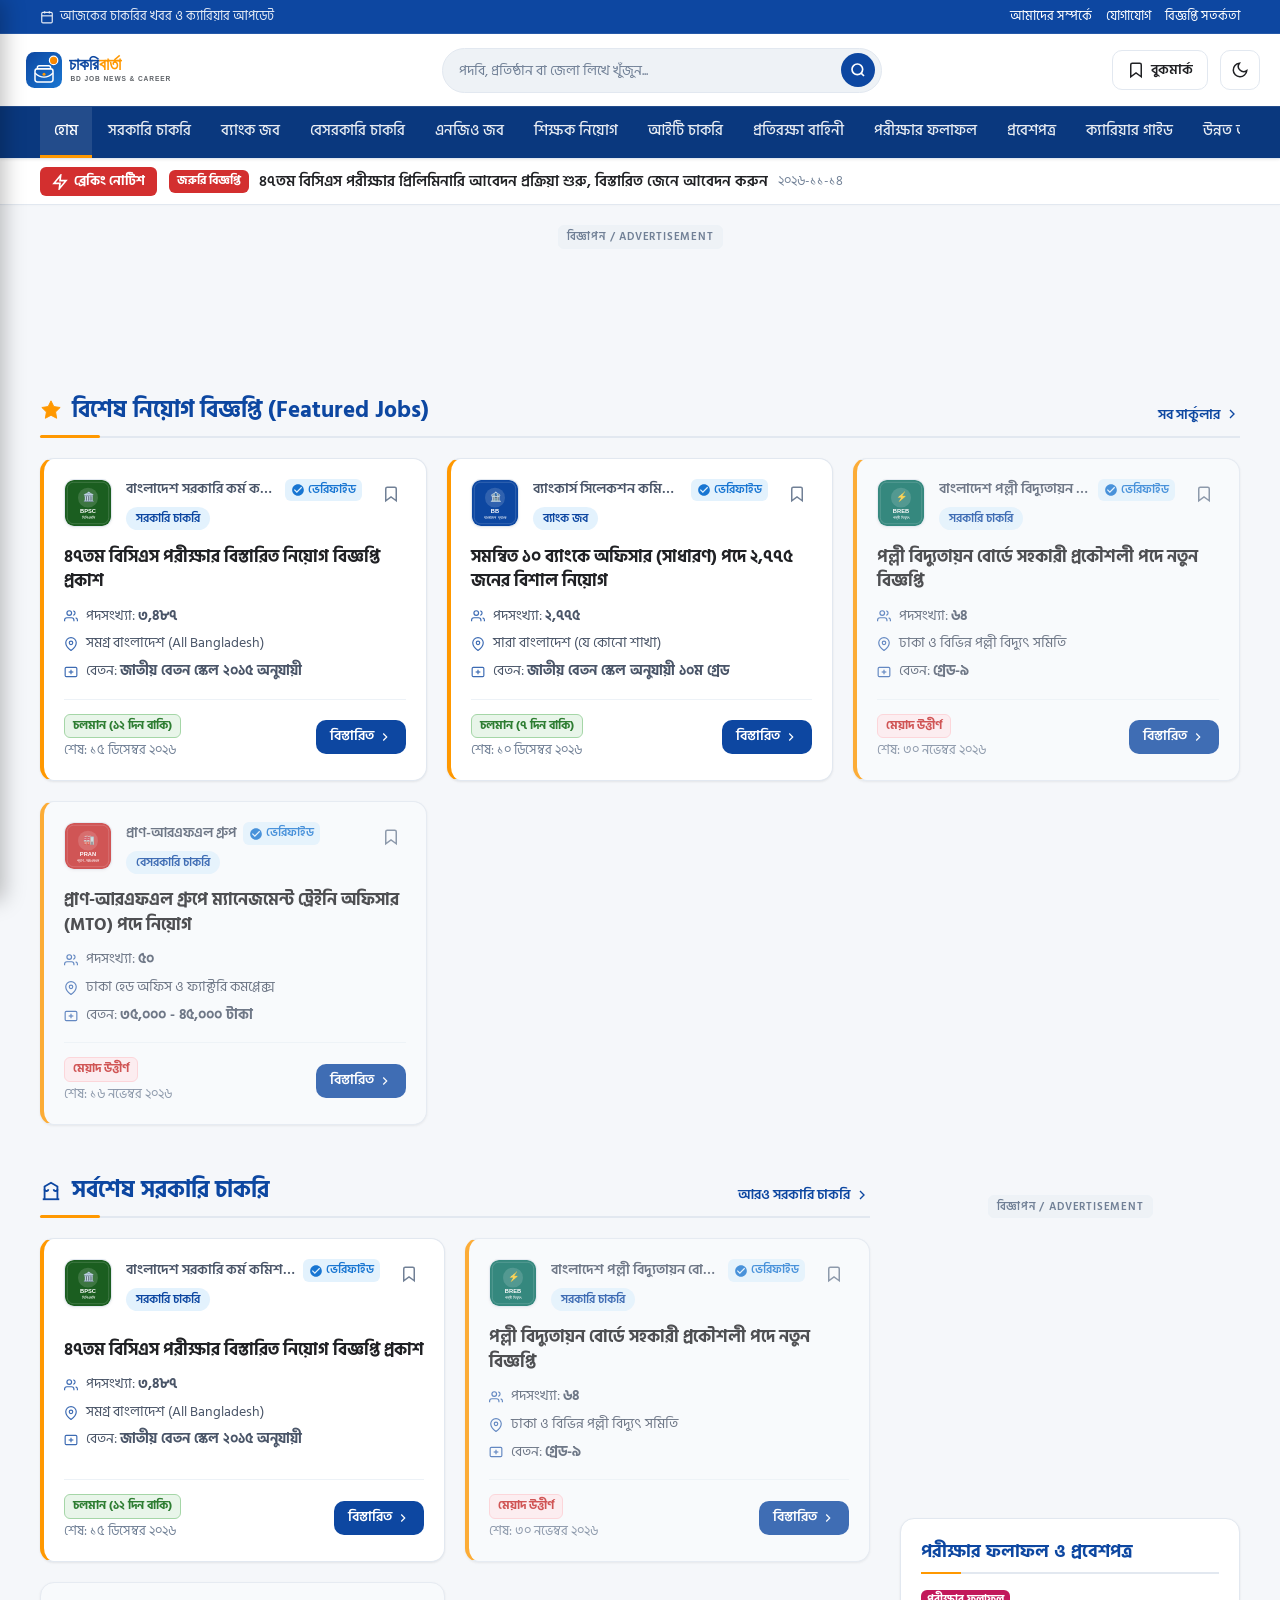
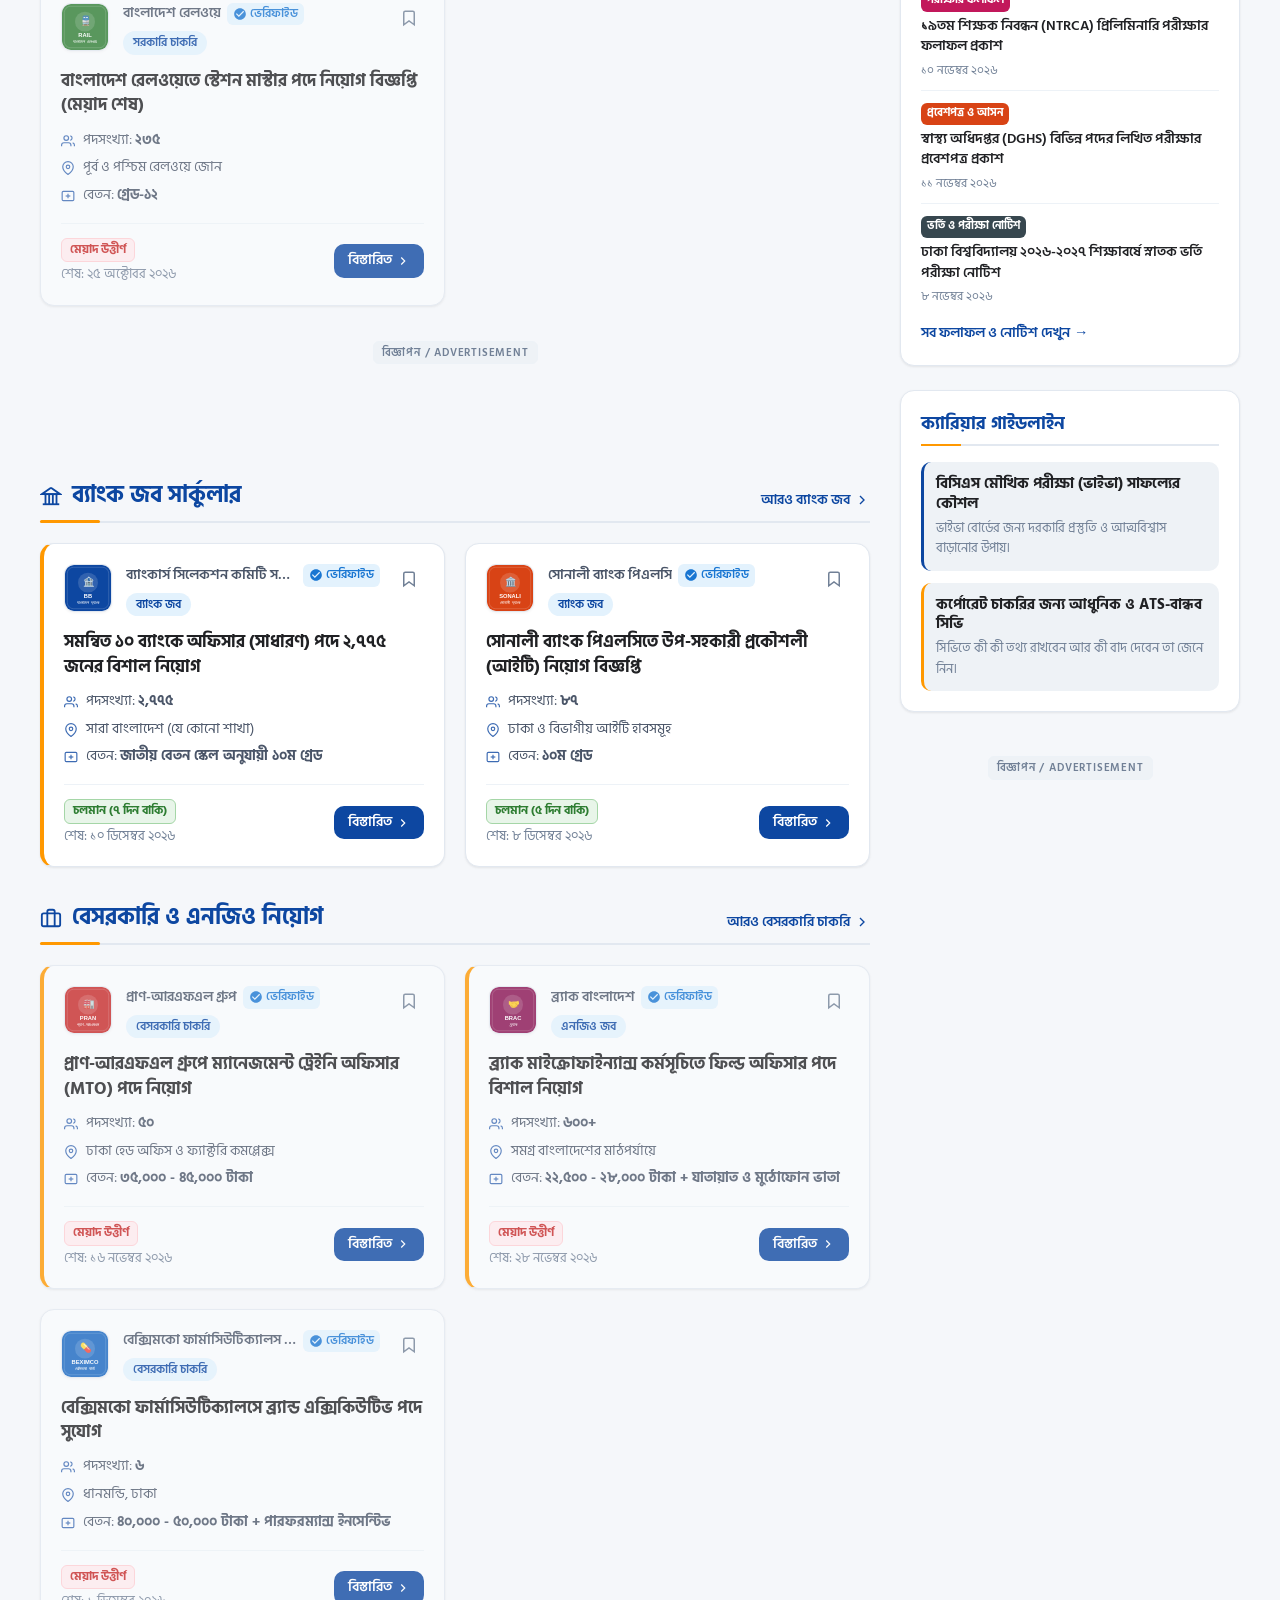
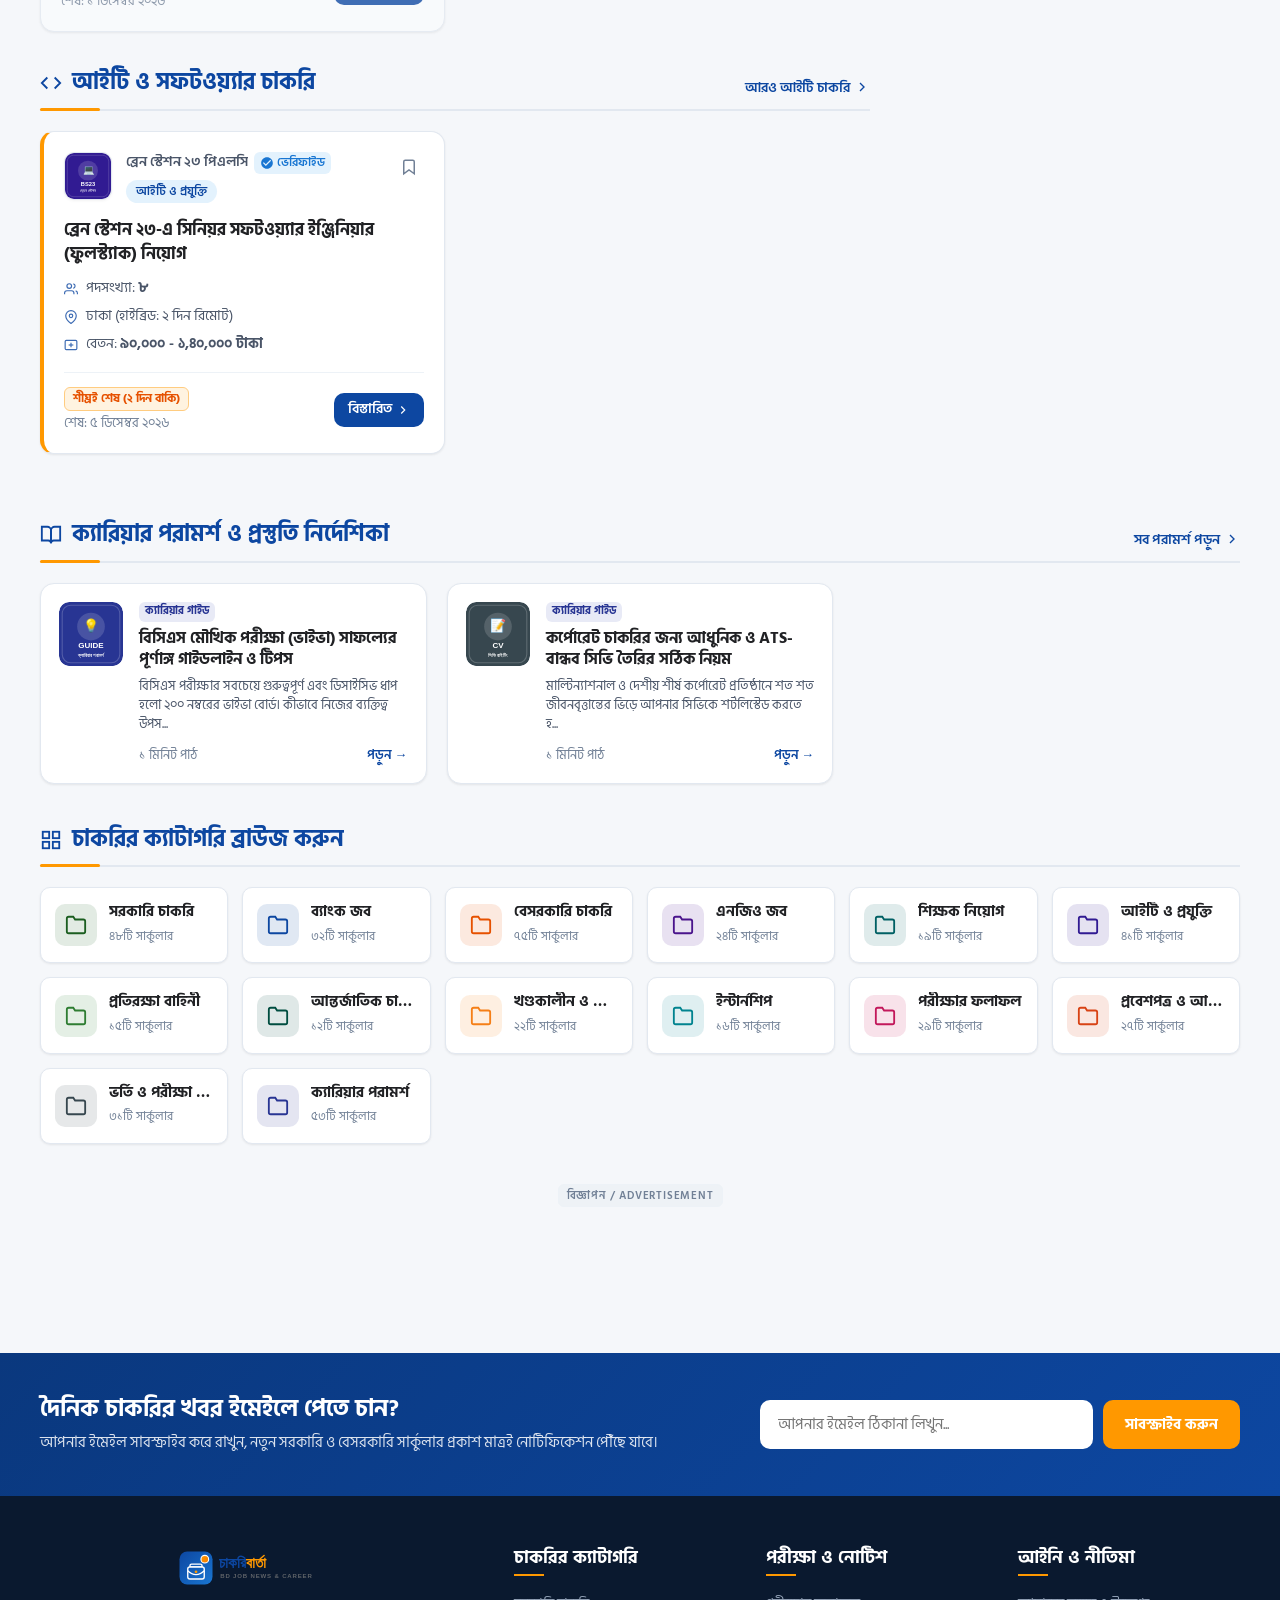
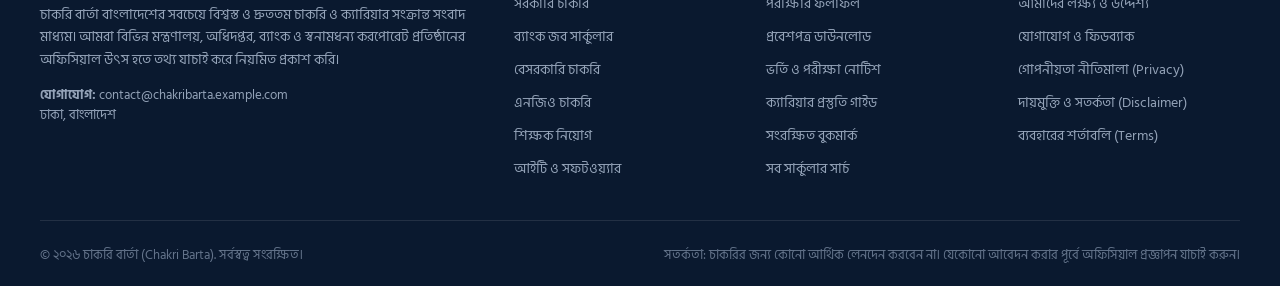
<file: job.html>
<!DOCTYPE html>
<html lang="bn" data-theme="light">
<head>
  <meta charset="UTF-8">
  <meta name="viewport" content="width=device-width, initial-scale=1.0">
  <title>নিয়োগ বিজ্ঞপ্তি বিস্তারিত | চাকরি বার্তা</title>
  
  <!-- SEO Meta will be dynamically updated by seo.js & app.js -->
  <meta name="description" content="বাংলাদেশ সরকারি, ব্যাংক, বেসরকারি চাকরির বিস্তারিত নিয়োগ বিজ্ঞপ্তি, যোগ্যতা ও আবেদন নির্দেশিকা।">
  <meta name="author" content="Chakri Barta">
  <meta name="robots" content="index, follow">

  <link rel="icon" type="image/svg+xml" href="assets/images/favicon.svg">
  <link rel="preconnect" href="https://fonts.googleapis.com">
  <link rel="preconnect" href="https://fonts.gstatic.com" crossorigin>
  <link rel="stylesheet" href="assets/css/style.css">
  <link rel="stylesheet" href="assets/css/dark-mode.css">
  <link rel="stylesheet" href="assets/css/responsive.css">

  <script src="assets/js/theme.js"></script>
</head>
<body>

  <!-- Top Bar -->
  <aside class="top-bar">
    <div class="container top-bar-inner">
      <div class="top-bar-left">
        <div class="top-date-display">
          <svg viewBox="0 0 24 24" width="14" height="14" fill="none" stroke="currentColor" stroke-width="2"><rect x="3" y="4" width="18" height="18" rx="2" ry="2"/><line x1="16" y1="2" x2="16" y2="6"/><line x1="8" y1="2" x2="8" y2="6"/><line x1="3" y1="10" x2="21" y2="10"/></svg>
          <span>নিয়োগ বিজ্ঞপ্তি বিস্তারিত বিবরণ ও আবেদন প্রক্রিয়া</span>
        </div>
      </div>
      <div class="top-bar-right">
        <nav class="top-links">
          <a href="about.html">আমাদের সম্পর্কে</a>
          <a href="contact.html">যোগাযোগ</a>
          <a href="disclaimer.html">সতর্কতা নোটিশ</a>
        </nav>
      </div>
    </div>
  </aside>

  <!-- Site Header -->
  <header class="site-header">
    <div class="container header-main">
      <div class="header-brand-group">
        <button class="mobile-toggle-btn" id="mobile-menu-toggle" aria-label="মেনু খুলুন" title="মেনু">
          <svg viewBox="0 0 24 24" width="22" height="22" fill="none" stroke="currentColor" stroke-width="2"><line x1="3" y1="12" x2="21" y2="12"/><line x1="3" y1="6" x2="21" y2="6"/><line x1="3" y1="18" x2="21" y2="18"/></svg>
        </button>

        <a href="index.html" class="brand-logo-link" aria-label="চাকরি বার্তা হোমপেজ">
          <img src="assets/images/logo.svg" alt="চাকরি বার্তা লোগো" class="brand-logo-img" width="220" height="52">
        </a>
      </div>

      <form class="header-search-form" id="header-search-form" role="search" aria-label="চাকরি অনুসন্ধান">
        <div class="search-input-wrapper">
          <input type="search" id="header-search-input" placeholder="সার্কুলার বা প্রতিষ্ঠান খুঁজুন..." autocomplete="off">
          <button type="submit" class="search-submit-btn" aria-label="খুঁজুন">
            <svg viewBox="0 0 24 24" width="16" height="16" fill="none" stroke="currentColor" stroke-width="2.5"><circle cx="11" cy="11" r="8"/><line x1="21" y1="21" x2="16.65" y2="16.65"/></svg>
          </button>
        </div>
      </form>

      <div class="header-actions">
        <!-- Mobile Search Trigger Button -->
        <button class="header-btn mobile-search-toggle-btn" id="mobile-search-toggle" aria-label="সার্চ খুলুন" title="অনুসন্ধান">
          <svg viewBox="0 0 24 24" width="18" height="18" fill="none" stroke="currentColor" stroke-width="2.2"><circle cx="11" cy="11" r="8"/><line x1="21" y1="21" x2="16.65" y2="16.65"/></svg>
        </button>

        <a href="bookmarks.html" class="header-btn header-bookmark-btn" title="সংরক্ষিত বিজ্ঞপ্তি" aria-label="সংরক্ষিত বিজ্ঞপ্তি">
          <svg viewBox="0 0 24 24" width="18" height="18" fill="none" stroke="currentColor" stroke-width="2"><path d="M19 21l-7-5-7 5V5a2 2 0 0 1 2-2h10a2 2 0 0 1 2 2z"/></svg>
          <span class="header-btn-label">বুকমার্ক</span>
          <span class="bookmark-count-badge" style="display:none;">০</span>
        </a>

        <button class="theme-toggle-btn" aria-label="ডার্ক মোড টগল" title="থিম পরিবর্তন">
          <svg class="icon-moon" viewBox="0 0 24 24" width="18" height="18" fill="none" stroke="currentColor" stroke-width="2"><path d="M21 12.79A9 9 0 1 1 11.21 3 7 7 0 0 0 21 12.79z"/></svg>
          <svg class="icon-sun" viewBox="0 0 24 24" width="18" height="18" fill="none" stroke="currentColor" stroke-width="2" style="display:none;"><circle cx="12" cy="12" r="5"/><line x1="12" y1="1" x2="12" y2="3"/><line x1="12" y1="21" x2="12" y2="23"/><line x1="4.22" y1="4.22" x2="5.64" y2="5.64"/><line x1="18.36" y1="18.36" x2="19.78" y2="19.78"/><line x1="1" y1="12" x2="3" y2="12"/><line x1="21" y1="12" x2="23" y2="12"/><line x1="4.22" y1="19.78" x2="5.64" y2="18.36"/><line x1="18.36" y1="5.64" x2="19.78" y2="4.22"/></svg>
        </button>
      </div>
    </div>

    <!-- Expandable Mobile Search Bar -->
    <div class="mobile-search-bar" id="mobile-search-bar" aria-label="মোবাইল সার্চ">
      <form class="mobile-search-form" id="mobile-search-form" role="search">
        <input type="search" id="mobile-search-input" placeholder="সার্কুলার, প্রতিষ্ঠান বা পদবি খুঁজুন..." autocomplete="off">
        <button type="submit" class="mobile-search-submit" aria-label="খুঁজুন">
          <svg viewBox="0 0 24 24" width="16" height="16" fill="none" stroke="currentColor" stroke-width="2.5"><circle cx="11" cy="11" r="8"/><line x1="21" y1="21" x2="16.65" y2="16.65"/></svg>
        </button>
        <button type="button" class="mobile-search-close" id="mobile-search-close" aria-label="সার্চ বন্ধ করুন">&times;</button>
      </form>
    </div>

    <!-- Navigation Bar -->
    <nav class="site-nav" aria-label="প্রধান নেভিগেশন">
      <div class="container">
        <ul class="nav-list">
          <li class="nav-item"><a href="index.html">হোম</a></li>
          <li class="nav-item"><a href="category.html?cat=govt">সরকারি চাকরি</a></li>
          <li class="nav-item"><a href="category.html?cat=bank">ব্যাংক জব</a></li>
          <li class="nav-item"><a href="category.html?cat=private">বেসরকারি চাকরি</a></li>
          <li class="nav-item"><a href="category.html?cat=ngo">এনজিও জব</a></li>
          <li class="nav-item"><a href="category.html?cat=teaching">শিক্ষক নিয়োগ</a></li>
          <li class="nav-item"><a href="category.html?cat=it">আইটি চাকরি</a></li>
          <li class="nav-item"><a href="category.html?cat=exam-results">পরীক্ষার ফলাফল</a></li>
          <li class="nav-item"><a href="category.html?cat=admit-card">প্রবেশপত্র</a></li>
          <li class="nav-item"><a href="category.html?cat=career-advice">ক্যারিয়ার গাইড</a></li>
          <li class="nav-item"><a href="search.html">অনুসন্ধান</a></li>
        </ul>
      </div>
    </nav>
  </header>

  <!-- Mobile Drawer Menu -->
  <div class="mobile-nav-overlay" id="mobile-nav-overlay"></div>
  <aside class="mobile-nav-drawer" id="mobile-nav-drawer">
    <div class="drawer-header">
      <img src="assets/images/logo.svg" alt="চাকরি বার্তা" class="drawer-logo" width="160" height="40">
      <button class="drawer-close-btn" id="mobile-menu-close">&times;</button>
    </div>
    <ul class="drawer-nav-list">
      <li class="drawer-nav-item"><a href="index.html">হোমপেজ</a></li>
      <li class="drawer-nav-item"><a href="category.html?cat=govt">সরকারি চাকরি</a></li>
      <li class="drawer-nav-item"><a href="category.html?cat=bank">ব্যাংক জব</a></li>
      <li class="drawer-nav-item"><a href="category.html?cat=private">বেসরকারি চাকরি</a></li>
      <li class="drawer-nav-item"><a href="category.html?cat=ngo">এনজিও জব</a></li>
      <li class="drawer-nav-item"><a href="category.html?cat=teaching">শিক্ষক নিয়োগ</a></li>
      <li class="drawer-nav-item"><a href="category.html?cat=it">আইটি ও প্রযুক্তি</a></li>
      <li class="drawer-nav-item"><a href="category.html?cat=exam-results">পরীক্ষার ফলাফল</a></li>
      <li class="drawer-nav-item"><a href="category.html?cat=admit-card">প্রবেশপত্র</a></li>
      <li class="drawer-nav-item"><a href="category.html?cat=career-advice">ক্যারিয়ার পরামর্শ</a></li>
      <li class="drawer-nav-item"><a href="search.html">সব সার্কুলার সার্চ</a></li>
      <li class="drawer-nav-item"><a href="bookmarks.html">সংরক্ষিত বুকমার্ক</a></li>
    </ul>
  </aside>

  <!-- Top Ad Slot -->
  <div class="container">
    <div data-ad-placement="header"></div>
  </div>

  <!-- Job Details Layout -->
  <main class="container">
    <div class="main-layout-grid">

      <!-- Main Article Column (Dynamically filled by app.js) -->
      <div class="main-column" id="job-detail-main">
        <div style="padding: 60px 20px; text-align: center; color: var(--text-muted);">
          <p>বিজ্ঞপ্তির বিস্তারিত তথ্য লোড হচ্ছে...</p>
        </div>
      </div>

      <!-- Sidebar -->
      <aside class="sidebar-column">
        <!-- Sidebar Ad Slot 1 (300x250) -->
        <div data-ad-placement="sidebar"></div>

        <!-- Latest Alerts Widget -->
        <div class="sidebar-widget">
          <h3 class="widget-title">জরুরি সতর্কবার্তা</h3>
          <div style="font-size:0.875rem; line-height:1.6; color:var(--text-secondary);">
            <p><strong>১. অফিসিয়াল যাচাইকরণ:</strong> যেকোনো সরকারি বা বেসরকারি প্রতিষ্ঠানে আবেদনের পূর্বে অফিসিয়াল প্রজ্ঞাপন ভালোভাবে দেখে নিন।</p>
            <p style="margin-top:10px;"><strong>২. আর্থিক সতর্কতা:</strong> কোনো চাকরির আবেদনের জন্য অননুমোদিত ব্যক্তি বা মধ্যস্থতাকারীকে টাকা দেবেন না। সরকারি ফি টেলিটক বা ব্যাংকিং গেটওয়ের মাধ্যমে দিন।</p>
          </div>
        </div>

        <!-- Sidebar Ad Slot 2 (Sticky Skyscraper 160x600) -->
        <div data-ad-placement="sidebarSkyscraper"></div>
      </aside>

    </div>
  </main>

  <!-- Pre-Footer Banner Ad -->
  <div class="container">
    <div data-ad-placement="footer"></div>
  </div>

  <!-- Footer -->
  <footer class="site-footer">
    <div class="container">
      <div class="footer-grid">
        <div class="footer-col-about">
          <img src="assets/images/logo.svg" alt="চাকরি বার্তা" class="footer-logo" width="200" height="50">
          <p class="footer-desc">
            চাকরি বার্তা বাংলাদেশের চাকরিপ্রার্থীদের জন্য একটি নির্ভরযোগ্য তথ্যমাধ্যম। আমরা স্বচ্ছতা ও নির্ভুল তথ্য পরিবেশনে প্রতিশ্রুতিবদ্ধ।
          </p>
        </div>
        <div>
          <h4 class="footer-title">ক্যাটাগরি</h4>
          <ul class="footer-links">
            <li><a href="category.html?cat=govt">সরকারি চাকরি</a></li>
            <li><a href="category.html?cat=bank">ব্যাংক জব</a></li>
            <li><a href="category.html?cat=private">বেসরকারি চাকরি</a></li>
            <li><a href="category.html?cat=ngo">এনজিও চাকরি</a></li>
          </ul>
        </div>
        <div>
          <h4 class="footer-title">সেবাসমূহ</h4>
          <ul class="footer-links">
            <li><a href="category.html?cat=exam-results">পরীক্ষার ফলাফল</a></li>
            <li><a href="category.html?cat=admit-card">প্রবেশপত্র</a></li>
            <li><a href="category.html?cat=career-advice">ক্যারিয়ার গাইড</a></li>
            <li><a href="bookmarks.html">সংরক্ষিত সার্কুলার</a></li>
          </ul>
        </div>
        <div>
          <h4 class="footer-title">আইনি তথ্য</h4>
          <ul class="footer-links">
            <li><a href="about.html">আমাদের সম্পর্কে</a></li>
            <li><a href="privacy-policy.html">গোপনীয়তা নীতিমালা</a></li>
            <li><a href="disclaimer.html">দায়মুক্তি বিজ্ঞপ্তি</a></li>
            <li><a href="terms.html">শর্তাবলী</a></li>
          </ul>
        </div>
      </div>
      <div class="footer-bottom">
        <p>&copy; ২০২৬ চাকরি বার্তা (Chakri Barta). সর্বস্বত্ব সংরক্ষিত।</p>
        <p>অফিসিয়াল নিয়োগ বিজ্ঞপ্তি প্রকাশের তথ্যসূত্র অনুযায়ী সংগৃহীত।</p>
      </div>
    </div>
  </footer>

  <!-- Back to Top Button -->
  <button class="back-to-top-btn" id="back-to-top-btn" aria-label="উপরে যান">
    <svg viewBox="0 0 24 24" width="20" height="20" fill="none" stroke="currentColor" stroke-width="2.5"><polyline points="18 15 12 9 6 15"/></svg>
  </button>

  <!-- Scripts -->
  <script src="assets/js/ads-config.js"></script>
  <script src="assets/js/seo.js"></script>
  <script src="assets/js/jobs.js"></script>
  <script src="assets/js/app.js"></script>
</body>
</html>
</file>
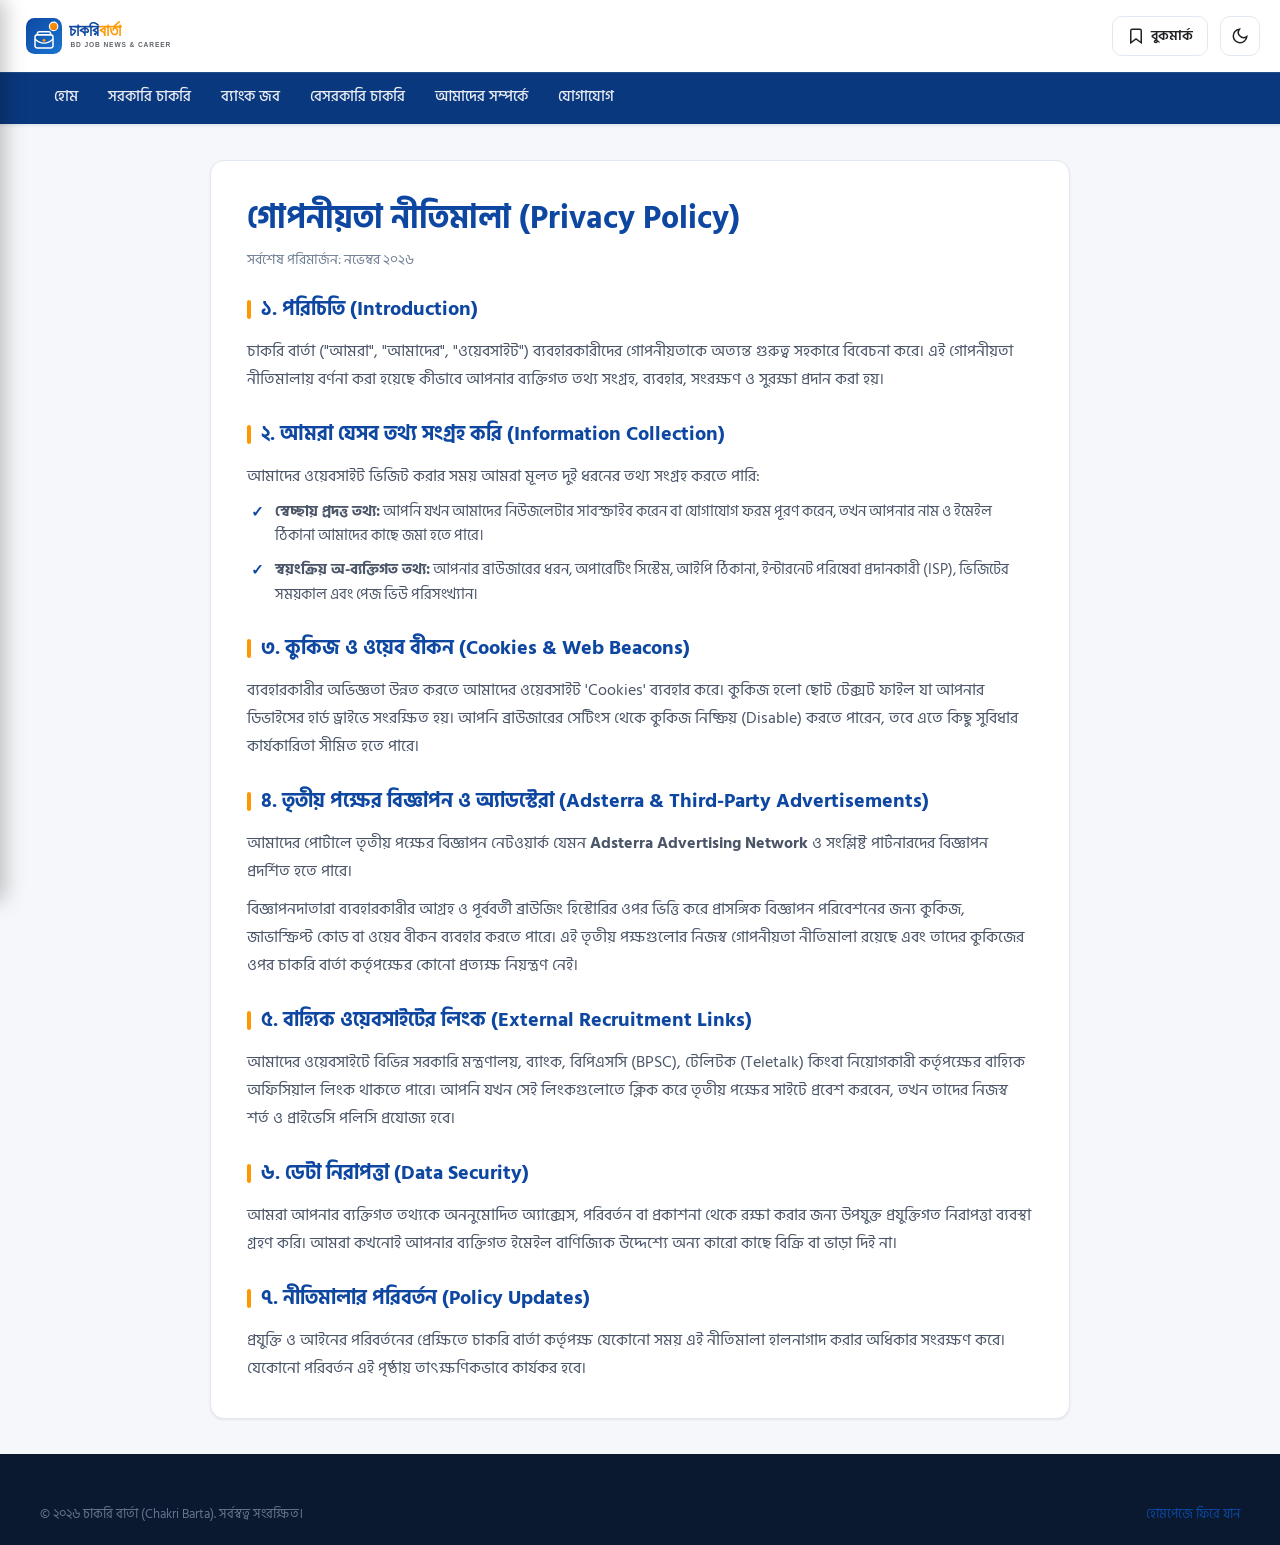
<file: privacy-policy.html>
<!DOCTYPE html>
<html lang="bn" data-theme="light">
<head>
  <meta charset="UTF-8">
  <meta name="viewport" content="width=device-width, initial-scale=1.0">
  <title>গোপনীয়তা নীতিমালা (Privacy Policy) | চাকরি বার্তা</title>
  
  <meta name="description" content="চাকরি বার্তা পোর্টালে আপনার ব্যক্তিগত তথ্যের গোপনীয়তা রক্ষা, কুকিজ ও Adsterra বিজ্ঞাপন নেটওয়ার্ক সংক্রান্ত নীতিমালা।">
  <meta name="robots" content="index, follow">

  <link rel="icon" type="image/svg+xml" href="assets/images/favicon.svg">
  <link rel="preconnect" href="https://fonts.googleapis.com">
  <link rel="preconnect" href="https://fonts.gstatic.com" crossorigin>
  <link rel="stylesheet" href="assets/css/style.css">
  <link rel="stylesheet" href="assets/css/dark-mode.css">
  <link rel="stylesheet" href="assets/css/responsive.css">

  <script src="assets/js/theme.js"></script>
</head>
<body>

  <!-- Site Header -->
  <header class="site-header">
    <div class="container header-main">
      <div class="header-brand-group">
        <button class="mobile-toggle-btn" id="mobile-menu-toggle" aria-label="মেনু খুলুন" title="মেনু">
          <svg viewBox="0 0 24 24" width="22" height="22" fill="none" stroke="currentColor" stroke-width="2"><line x1="3" y1="12" x2="21" y2="12"/><line x1="3" y1="6" x2="21" y2="6"/><line x1="3" y1="18" x2="21" y2="18"/></svg>
        </button>

        <a href="index.html" class="brand-logo-link" aria-label="চাকরি বার্তা হোমপেজ">
          <img src="assets/images/logo.svg" alt="চাকরি বার্তা লোগো" class="brand-logo-img" width="220" height="52">
        </a>
      </div>

      <div style="flex:1;"></div>

      <div class="header-actions">
        <!-- Mobile Search Trigger Button -->
        <button class="header-btn mobile-search-toggle-btn" id="mobile-search-toggle" aria-label="সার্চ খুলুন" title="অনুসন্ধান">
          <svg viewBox="0 0 24 24" width="18" height="18" fill="none" stroke="currentColor" stroke-width="2.2"><circle cx="11" cy="11" r="8"/><line x1="21" y1="21" x2="16.65" y2="16.65"/></svg>
        </button>

        <a href="bookmarks.html" class="header-btn header-bookmark-btn" title="সংরক্ষিত বিজ্ঞপ্তি" aria-label="সংরক্ষিত বিজ্ঞপ্তি">
          <svg viewBox="0 0 24 24" width="18" height="18" fill="none" stroke="currentColor" stroke-width="2"><path d="M19 21l-7-5-7 5V5a2 2 0 0 1 2-2h10a2 2 0 0 1 2 2z"/></svg>
          <span class="header-btn-label">বুকমার্ক</span>
          <span class="bookmark-count-badge" style="display:none;">০</span>
        </a>

        <button class="theme-toggle-btn" aria-label="ডার্ক মোড টগল" title="থিম পরিবর্তন">
          <svg class="icon-moon" viewBox="0 0 24 24" width="18" height="18" fill="none" stroke="currentColor" stroke-width="2"><path d="M21 12.79A9 9 0 1 1 11.21 3 7 7 0 0 0 21 12.79z"/></svg>
          <svg class="icon-sun" viewBox="0 0 24 24" width="18" height="18" fill="none" stroke="currentColor" stroke-width="2" style="display:none;"><circle cx="12" cy="12" r="5"/><line x1="12" y1="1" x2="12" y2="3"/><line x1="12" y1="21" x2="12" y2="23"/><line x1="4.22" y1="4.22" x2="5.64" y2="5.64"/><line x1="18.36" y1="18.36" x2="19.78" y2="19.78"/><line x1="1" y1="12" x2="3" y2="12"/><line x1="21" y1="12" x2="23" y2="12"/><line x1="4.22" y1="19.78" x2="5.64" y2="18.36"/><line x1="18.36" y1="5.64" x2="19.78" y2="4.22"/></svg>
        </button>
      </div>
    </div>

    <!-- Expandable Mobile Search Bar -->
    <div class="mobile-search-bar" id="mobile-search-bar" aria-label="মোবাইল সার্চ">
      <form class="mobile-search-form" id="mobile-search-form" role="search">
        <input type="search" id="mobile-search-input" placeholder="সার্কুলার, প্রতিষ্ঠান বা পদবি খুঁজুন..." autocomplete="off">
        <button type="submit" class="mobile-search-submit" aria-label="খুঁজুন">
          <svg viewBox="0 0 24 24" width="16" height="16" fill="none" stroke="currentColor" stroke-width="2.5"><circle cx="11" cy="11" r="8"/><line x1="21" y1="21" x2="16.65" y2="16.65"/></svg>
        </button>
        <button type="button" class="mobile-search-close" id="mobile-search-close" aria-label="সার্চ বন্ধ করুন">&times;</button>
      </form>
    </div>

    <nav class="site-nav" aria-label="প্রধান নেভিগেশন">
      <div class="container">
        <ul class="nav-list">
          <li class="nav-item"><a href="index.html">হোম</a></li>
          <li class="nav-item"><a href="category.html?cat=govt">সরকারি চাকরি</a></li>
          <li class="nav-item"><a href="category.html?cat=bank">ব্যাংক জব</a></li>
          <li class="nav-item"><a href="category.html?cat=private">বেসরকারি চাকরি</a></li>
          <li class="nav-item"><a href="about.html">আমাদের সম্পর্কে</a></li>
          <li class="nav-item"><a href="contact.html">যোগাযোগ</a></li>
        </ul>
      </div>
    </nav>
  </header>

  <!-- Mobile Drawer Menu & Overlay -->
  <div class="mobile-nav-overlay" id="mobile-nav-overlay"></div>
  <aside class="mobile-nav-drawer" id="mobile-nav-drawer" aria-label="মোবাইল সাইডবার মেনু">
    <div class="drawer-header">
      <img src="assets/images/logo.svg" alt="চাকরি বার্তা" class="drawer-logo" width="160" height="40">
      <button class="drawer-close-btn" id="mobile-menu-close" aria-label="মেনু বন্ধ করুন">&times;</button>
    </div>
    <ul class="drawer-nav-list">
      <li class="drawer-nav-item"><a href="index.html">হোমপেজ</a></li>
      <li class="drawer-nav-item"><a href="category.html?cat=govt">সরকারি চাকরি</a></li>
      <li class="drawer-nav-item"><a href="category.html?cat=bank">ব্যাংক জব</a></li>
      <li class="drawer-nav-item"><a href="category.html?cat=private">বেসরকারি চাকরি</a></li>
      <li class="drawer-nav-item"><a href="category.html?cat=ngo">এনজিও জব</a></li>
      <li class="drawer-nav-item"><a href="search.html">সব সার্কুলার সার্চ</a></li>
      <li class="drawer-nav-item"><a href="about.html">আমাদের সম্পর্কে</a></li>
      <li class="drawer-nav-item"><a href="contact.html">যোগাযোগ</a></li>
      <li class="drawer-nav-item active"><a href="privacy-policy.html">গোপনীয়তা নীতিমালা</a></li>
    </ul>
  </aside>

  <!-- Content Container -->
  <main class="container" style="margin: 35px auto; max-width: 900px;">
    <article class="article-content-body content-page-card">
      <h1 class="content-page-title">গোপনীয়তা নীতিমালা (Privacy Policy)</h1>
      <p style="font-size: 0.85rem; color: var(--text-muted); margin-bottom: 24px;">সর্বশেষ পরিমার্জন: নভেম্বর ২০২৬</p>

      <section class="content-section">
        <h3>১. পরিচিতি (Introduction)</h3>
        <p>
          চাকরি বার্তা ("আমরা", "আমাদের", "ওয়েবসাইট") ব্যবহারকারীদের গোপনীয়তাকে অত্যন্ত গুরুত্ব সহকারে বিবেচনা করে। এই গোপনীয়তা নীতিমালায় বর্ণনা করা হয়েছে কীভাবে আপনার ব্যক্তিগত তথ্য সংগ্রহ, ব্যবহার, সংরক্ষণ ও সুরক্ষা প্রদান করা হয়।
        </p>
      </section>

      <section class="content-section">
        <h3>২. আমরা যেসব তথ্য সংগ্রহ করি (Information Collection)</h3>
        <p>
          আমাদের ওয়েবসাইট ভিজিট করার সময় আমরা মূলত দুই ধরনের তথ্য সংগ্রহ করতে পারি:
        </p>
        <ul class="styled-bullet-list" style="margin-top: 10px;">
          <li><strong>স্বেচ্ছায় প্রদত্ত তথ্য:</strong> আপনি যখন আমাদের নিউজলেটার সাবস্ক্রাইব করেন বা যোগাযোগ ফরম পূরণ করেন, তখন আপনার নাম ও ইমেইল ঠিকানা আমাদের কাছে জমা হতে পারে।</li>
          <li><strong>স্বয়ংক্রিয় অ-ব্যক্তিগত তথ্য:</strong> আপনার ব্রাউজারের ধরন, অপারেটিং সিস্টেম, আইপি ঠিকানা, ইন্টারনেট পরিষেবা প্রদানকারী (ISP), ভিজিটের সময়কাল এবং পেজ ভিউ পরিসংখ্যান।</li>
        </ul>
      </section>

      <section class="content-section">
        <h3>৩. কুকিজ ও ওয়েব বীকন (Cookies & Web Beacons)</h3>
        <p>
          ব্যবহারকারীর অভিজ্ঞতা উন্নত করতে আমাদের ওয়েবসাইট 'Cookies' ব্যবহার করে। কুকিজ হলো ছোট টেক্সট ফাইল যা আপনার ডিভাইসের হার্ড ড্রাইভে সংরক্ষিত হয়। আপনি ব্রাউজারের সেটিংস থেকে কুকিজ নিষ্ক্রিয় (Disable) করতে পারেন, তবে এতে কিছু সুবিধার কার্যকারিতা সীমিত হতে পারে।
        </p>
      </section>

      <section class="content-section">
        <h3>৪. তৃতীয় পক্ষের বিজ্ঞাপন ও অ্যাডস্টেরা (Adsterra & Third-Party Advertisements)</h3>
        <p>
          আমাদের পোর্টালে তৃতীয় পক্ষের বিজ্ঞাপন নেটওয়ার্ক যেমন <strong>Adsterra Advertising Network</strong> ও সংশ্লিষ্ট পার্টনারদের বিজ্ঞাপন প্রদর্শিত হতে পারে।
        </p>
        <p style="margin-top: 10px;">
          বিজ্ঞাপনদাতারা ব্যবহারকারীর আগ্রহ ও পূর্ববর্তী ব্রাউজিং হিস্টোরির ওপর ভিত্তি করে প্রাসঙ্গিক বিজ্ঞাপন পরিবেশনের জন্য কুকিজ, জাভাস্ক্রিপ্ট কোড বা ওয়েব বীকন ব্যবহার করতে পারে। এই তৃতীয় পক্ষগুলোর নিজস্ব গোপনীয়তা নীতিমালা রয়েছে এবং তাদের কুকিজের ওপর চাকরি বার্তা কর্তৃপক্ষের কোনো প্রত্যক্ষ নিয়ন্ত্রণ নেই।
        </p>
      </section>

      <section class="content-section">
        <h3>৫. বাহ্যিক ওয়েবসাইটের লিংক (External Recruitment Links)</h3>
        <p>
          আমাদের ওয়েবসাইটে বিভিন্ন সরকারি মন্ত্রণালয়, ব্যাংক, বিপিএসসি (BPSC), টেলিটক (Teletalk) কিংবা নিয়োগকারী কর্তৃপক্ষের বাহ্যিক অফিসিয়াল লিংক থাকতে পারে। আপনি যখন সেই লিংকগুলোতে ক্লিক করে তৃতীয় পক্ষের সাইটে প্রবেশ করবেন, তখন তাদের নিজস্ব শর্ত ও প্রাইভেসি পলিসি প্রযোজ্য হবে।
        </p>
      </section>

      <section class="content-section">
        <h3>৬. ডেটা নিরাপত্তা (Data Security)</h3>
        <p>
          আমরা আপনার ব্যক্তিগত তথ্যকে অননুমোদিত অ্যাক্সেস, পরিবর্তন বা প্রকাশনা থেকে রক্ষা করার জন্য উপযুক্ত প্রযুক্তিগত নিরাপত্তা ব্যবস্থা গ্রহণ করি। আমরা কখনোই আপনার ব্যক্তিগত ইমেইল বাণিজ্যিক উদ্দেশ্যে অন্য কারো কাছে বিক্রি বা ভাড়া দিই না।
        </p>
      </section>

      <section class="content-section">
        <h3>৭. নীতিমালার পরিবর্তন (Policy Updates)</h3>
        <p>
          প্রযুক্তি ও আইনের পরিবর্তনের প্রেক্ষিতে চাকরি বার্তা কর্তৃপক্ষ যেকোনো সময় এই নীতিমালা হালনাগাদ করার অধিকার সংরক্ষণ করে। যেকোনো পরিবর্তন এই পৃষ্ঠায় তাৎক্ষণিকভাবে কার্যকর হবে।
        </p>
      </section>
    </article>
  </main>

  <!-- Footer -->
  <footer class="site-footer">
    <div class="container">
      <div class="footer-bottom" style="border:none; padding-top:0;">
        <p>&copy; ২০২৬ চাকরি বার্তা (Chakri Barta). সর্বস্বত্ব সংরক্ষিত।</p>
        <p><a href="index.html" style="color:var(--primary);">হোমপেজে ফিরে যান</a></p>
      </div>
    </div>
  </footer>

  <script src="assets/js/ads-config.js"></script>
  <script src="assets/js/app.js"></script>
</body>
</html>
</file>
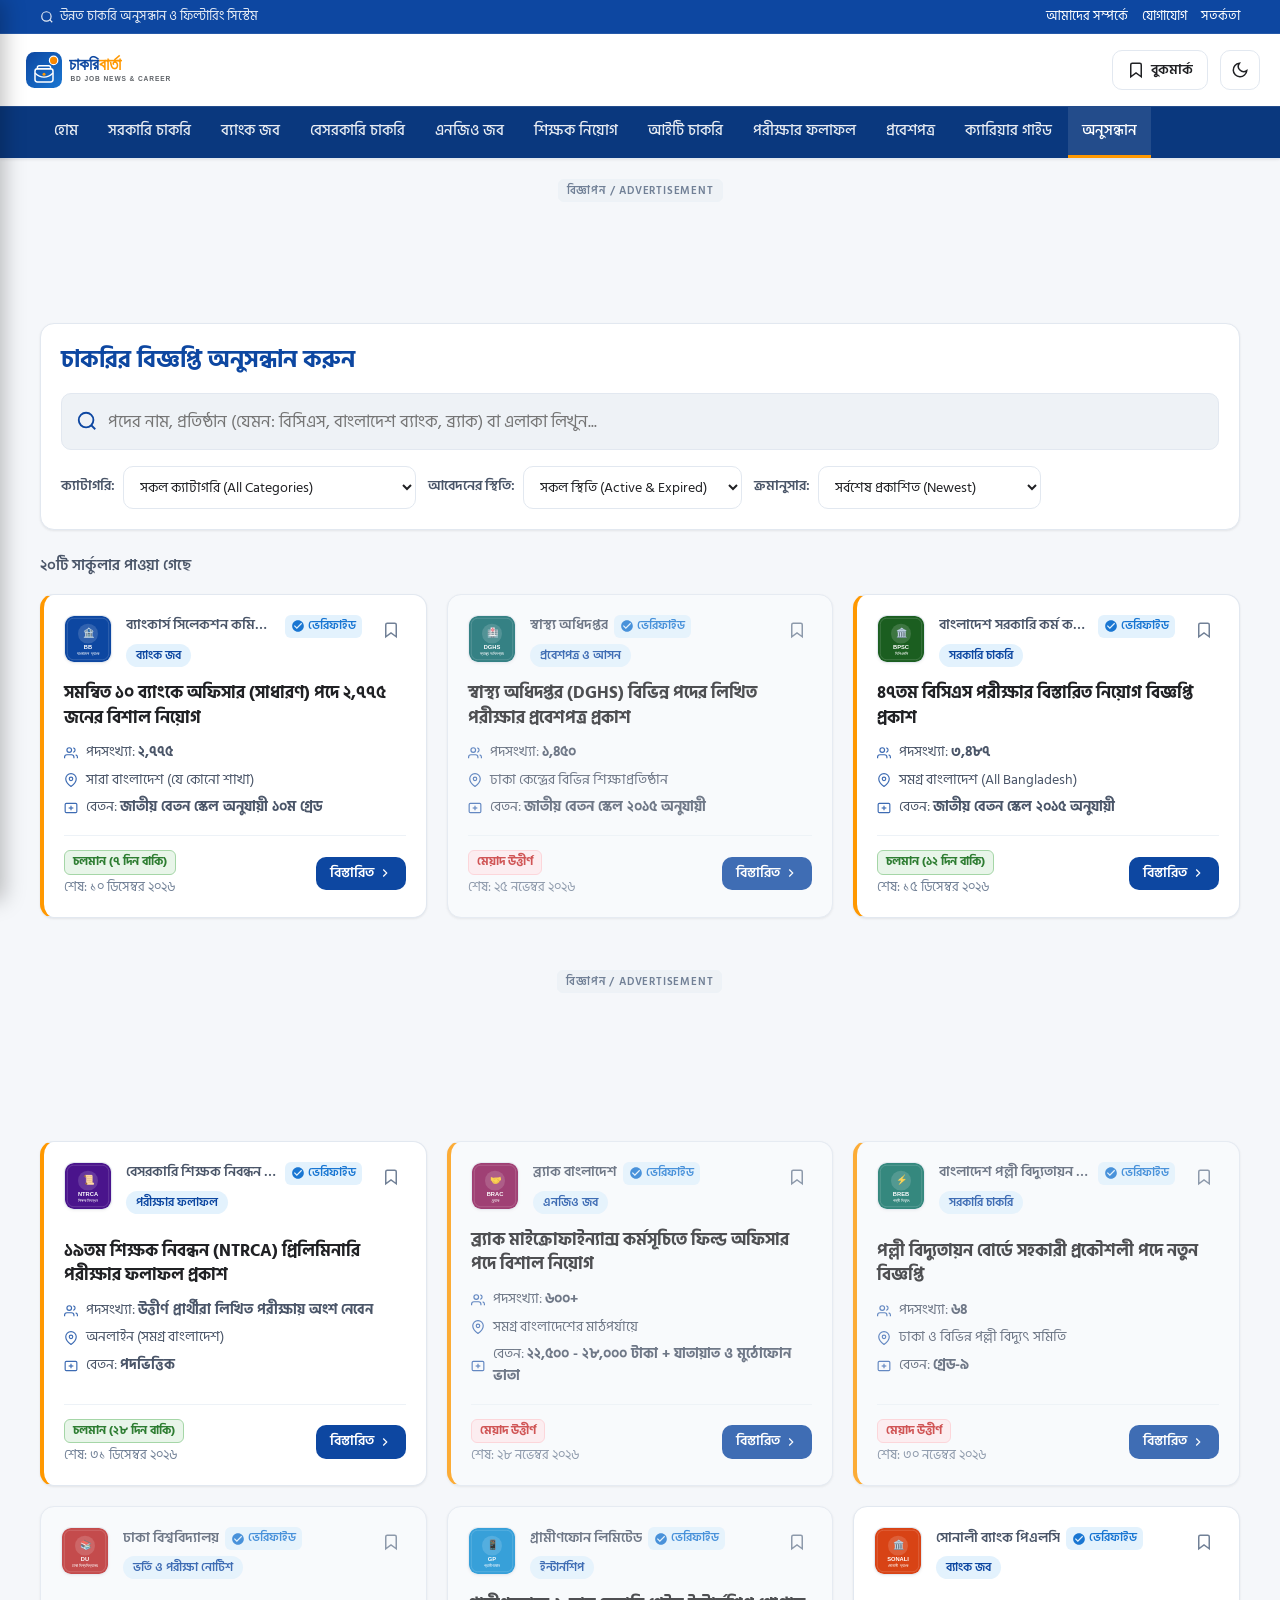
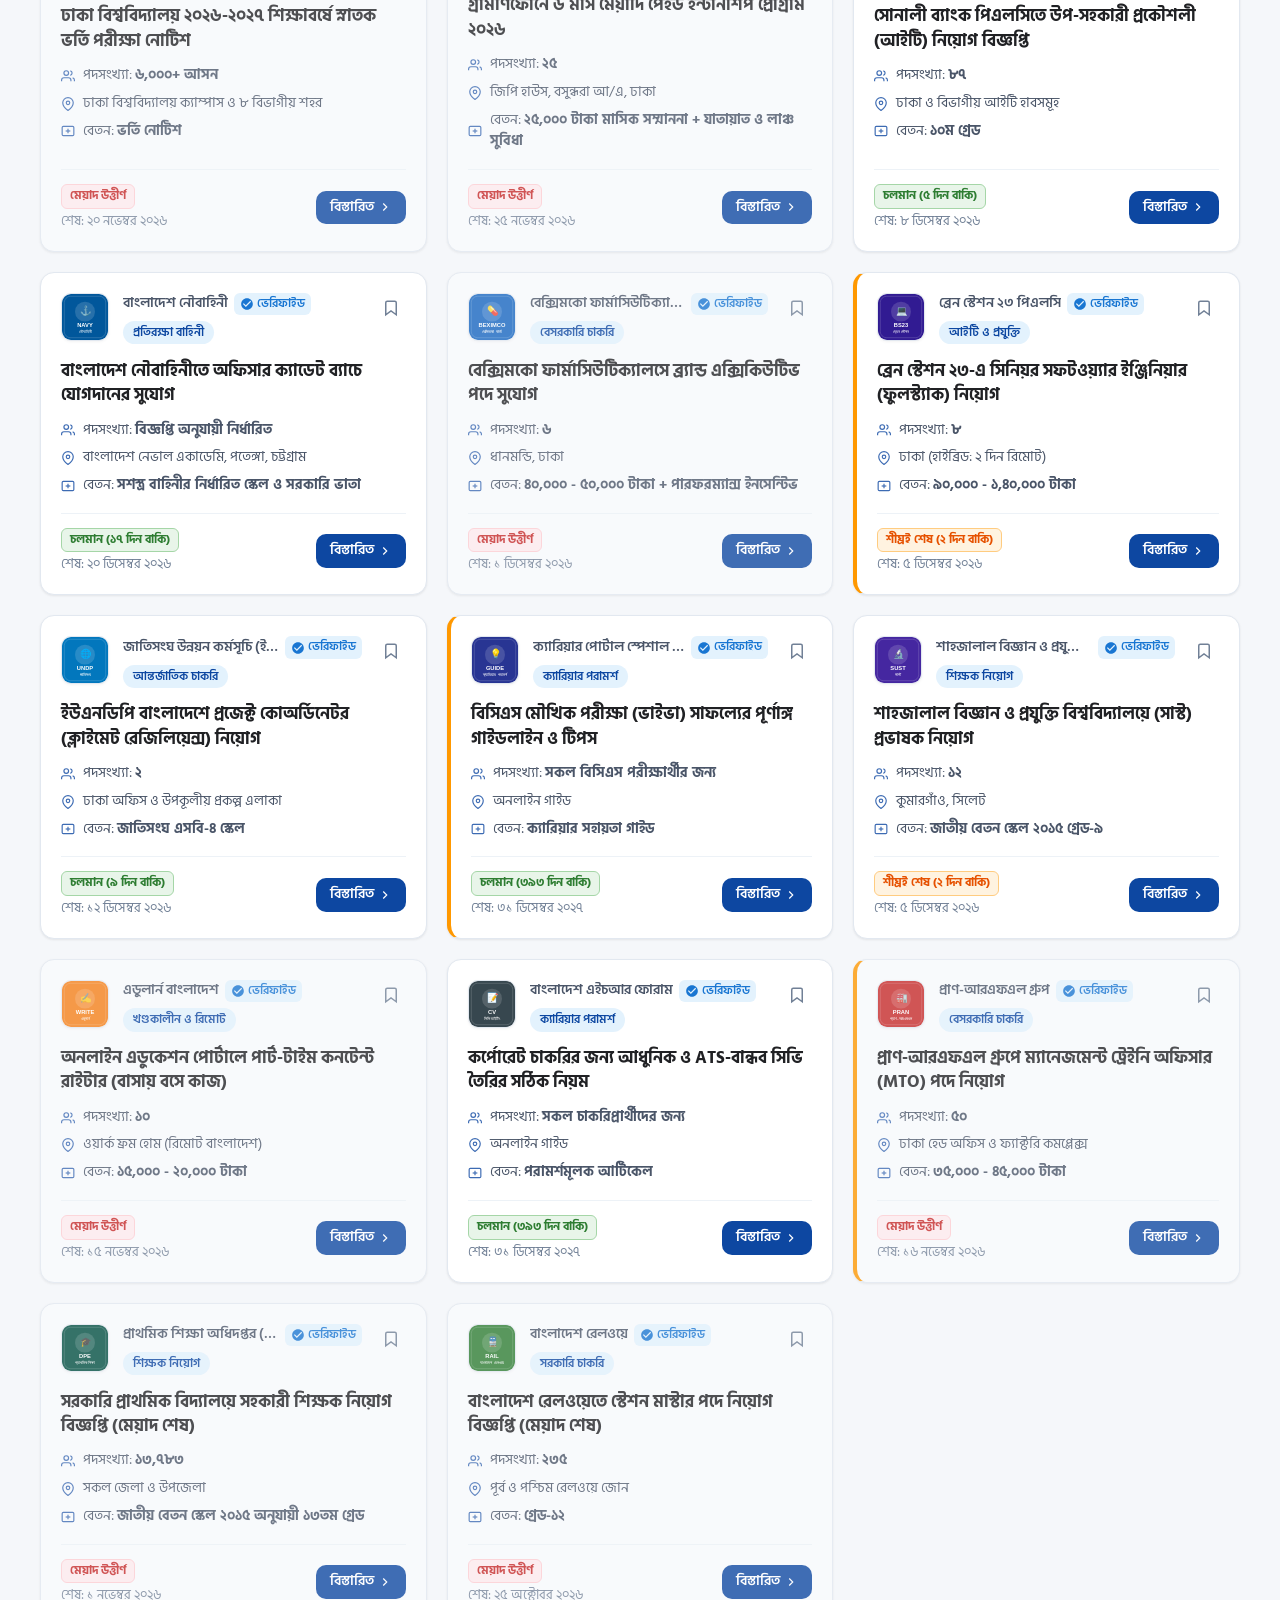
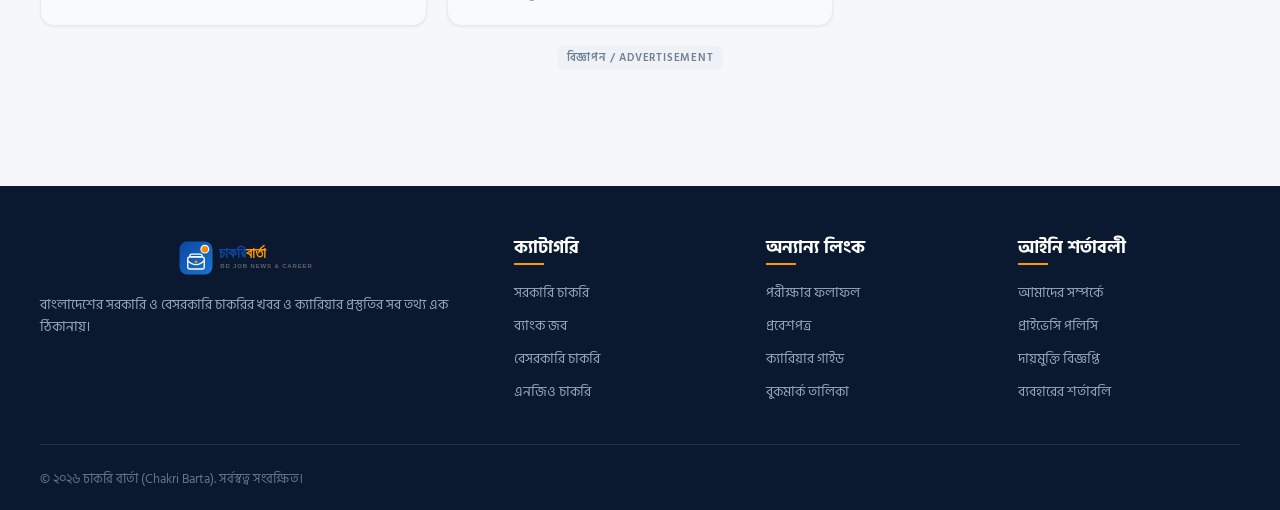
<file: search.html>
<!DOCTYPE html>
<html lang="bn" data-theme="light">
<head>
  <meta charset="UTF-8">
  <meta name="viewport" content="width=device-width, initial-scale=1.0">
  <title>সার্কুলার ও চাকরি অনুসন্ধান | চাকরি বার্তা</title>
  
  <meta name="description" content="বাংলাদেশ সরকারি, ব্যাংক ও বেসরকারি চাকরির খবর সহজেই পদবি, প্রতিষ্ঠান ও জেলাভিত্তিক ফিল্টারিং করে খুঁজুন।">
  <meta name="robots" content="index, follow">

  <link rel="icon" type="image/svg+xml" href="assets/images/favicon.svg">
  <link rel="preconnect" href="https://fonts.googleapis.com">
  <link rel="preconnect" href="https://fonts.gstatic.com" crossorigin>
  <link rel="stylesheet" href="assets/css/style.css">
  <link rel="stylesheet" href="assets/css/dark-mode.css">
  <link rel="stylesheet" href="assets/css/responsive.css">

  <script src="assets/js/theme.js"></script>
</head>
<body>

  <!-- Top Bar -->
  <aside class="top-bar">
    <div class="container top-bar-inner">
      <div class="top-bar-left">
        <div class="top-date-display">
          <svg viewBox="0 0 24 24" width="14" height="14" fill="none" stroke="currentColor" stroke-width="2"><circle cx="11" cy="11" r="8"/><line x1="21" y1="21" x2="16.65" y2="16.65"/></svg>
          <span>উন্নত চাকরি অনুসন্ধান ও ফিল্টারিং সিস্টেম</span>
        </div>
      </div>
      <div class="top-bar-right">
        <nav class="top-links">
          <a href="about.html">আমাদের সম্পর্কে</a>
          <a href="contact.html">যোগাযোগ</a>
          <a href="disclaimer.html">সতর্কতা</a>
        </nav>
      </div>
    </div>
  </aside>

  <!-- Site Header -->
  <header class="site-header">
    <div class="container header-main">
      <div class="header-brand-group">
        <button class="mobile-toggle-btn" id="mobile-menu-toggle" aria-label="মেনু খুলুন" title="মেনু">
          <svg viewBox="0 0 24 24" width="22" height="22" fill="none" stroke="currentColor" stroke-width="2"><line x1="3" y1="12" x2="21" y2="12"/><line x1="3" y1="6" x2="21" y2="6"/><line x1="3" y1="18" x2="21" y2="18"/></svg>
        </button>

        <a href="index.html" class="brand-logo-link" aria-label="চাকরি বার্তা হোমপেজ">
          <img src="assets/images/logo.svg" alt="চাকরি বার্তা লোগো" class="brand-logo-img" width="220" height="52">
        </a>
      </div>

      <div style="flex:1;"></div>

      <div class="header-actions">
        <!-- Mobile Search Focus Button -->
        <button class="header-btn mobile-search-toggle-btn" id="mobile-search-toggle" onclick="var el=document.getElementById('search-input');if(el){el.focus();el.scrollIntoView({behavior:'smooth'});}" aria-label="সার্চ করুন" title="অনুসন্ধান">
          <svg viewBox="0 0 24 24" width="18" height="18" fill="none" stroke="currentColor" stroke-width="2.2"><circle cx="11" cy="11" r="8"/><line x1="21" y1="21" x2="16.65" y2="16.65"/></svg>
        </button>

        <a href="bookmarks.html" class="header-btn header-bookmark-btn" title="সংরক্ষিত বিজ্ঞপ্তি" aria-label="সংরক্ষিত বিজ্ঞপ্তি">
          <svg viewBox="0 0 24 24" width="18" height="18" fill="none" stroke="currentColor" stroke-width="2"><path d="M19 21l-7-5-7 5V5a2 2 0 0 1 2-2h10a2 2 0 0 1 2 2z"/></svg>
          <span class="header-btn-label">বুকমার্ক</span>
          <span class="bookmark-count-badge" style="display:none;">০</span>
        </a>

        <button class="theme-toggle-btn" aria-label="ডার্ক মোড টগল" title="থিম পরিবর্তন">
          <svg class="icon-moon" viewBox="0 0 24 24" width="18" height="18" fill="none" stroke="currentColor" stroke-width="2"><path d="M21 12.79A9 9 0 1 1 11.21 3 7 7 0 0 0 21 12.79z"/></svg>
          <svg class="icon-sun" viewBox="0 0 24 24" width="18" height="18" fill="none" stroke="currentColor" stroke-width="2" style="display:none;"><circle cx="12" cy="12" r="5"/><line x1="12" y1="1" x2="12" y2="3"/><line x1="12" y1="21" x2="12" y2="23"/><line x1="4.22" y1="4.22" x2="5.64" y2="5.64"/><line x1="18.36" y1="18.36" x2="19.78" y2="19.78"/><line x1="1" y1="12" x2="3" y2="12"/><line x1="21" y1="12" x2="23" y2="12"/><line x1="4.22" y1="19.78" x2="5.64" y2="18.36"/><line x1="18.36" y1="5.64" x2="19.78" y2="4.22"/></svg>
        </button>
      </div>
    </div>

    <!-- Navigation Bar -->
    <nav class="site-nav" aria-label="প্রধান নেভিগেশন">
      <div class="container">
        <ul class="nav-list">
          <li class="nav-item"><a href="index.html">হোম</a></li>
          <li class="nav-item"><a href="category.html?cat=govt">সরকারি চাকরি</a></li>
          <li class="nav-item"><a href="category.html?cat=bank">ব্যাংক জব</a></li>
          <li class="nav-item"><a href="category.html?cat=private">বেসরকারি চাকরি</a></li>
          <li class="nav-item"><a href="category.html?cat=ngo">এনজিও জব</a></li>
          <li class="nav-item"><a href="category.html?cat=teaching">শিক্ষক নিয়োগ</a></li>
          <li class="nav-item"><a href="category.html?cat=it">আইটি চাকরি</a></li>
          <li class="nav-item"><a href="category.html?cat=exam-results">পরীক্ষার ফলাফল</a></li>
          <li class="nav-item"><a href="category.html?cat=admit-card">প্রবেশপত্র</a></li>
          <li class="nav-item"><a href="category.html?cat=career-advice">ক্যারিয়ার গাইড</a></li>
          <li class="nav-item active"><a href="search.html">অনুসন্ধান</a></li>
        </ul>
      </div>
    </nav>
  </header>

  <!-- Mobile Drawer Menu -->
  <div class="mobile-nav-overlay" id="mobile-nav-overlay"></div>
  <aside class="mobile-nav-drawer" id="mobile-nav-drawer">
    <div class="drawer-header">
      <img src="assets/images/logo.svg" alt="চাকরি বার্তা" class="drawer-logo" width="160" height="40">
      <button class="drawer-close-btn" id="mobile-menu-close">&times;</button>
    </div>
    <ul class="drawer-nav-list">
      <li class="drawer-nav-item"><a href="index.html">হোমপেজ</a></li>
      <li class="drawer-nav-item"><a href="category.html?cat=govt">সরকারি চাকরি</a></li>
      <li class="drawer-nav-item"><a href="category.html?cat=bank">ব্যাংক জব</a></li>
      <li class="drawer-nav-item"><a href="category.html?cat=private">বেসরকারি চাকরি</a></li>
      <li class="drawer-nav-item"><a href="category.html?cat=ngo">এনজিও জব</a></li>
      <li class="drawer-nav-item"><a href="category.html?cat=teaching">শিক্ষক নিয়োগ</a></li>
      <li class="drawer-nav-item"><a href="category.html?cat=it">আইটি ও প্রযুক্তি</a></li>
      <li class="drawer-nav-item"><a href="category.html?cat=exam-results">পরীক্ষার ফলাফল</a></li>
      <li class="drawer-nav-item"><a href="category.html?cat=admit-card">প্রবেশপত্র</a></li>
      <li class="drawer-nav-item"><a href="category.html?cat=career-advice">ক্যারিয়ার পরামর্শ</a></li>
      <li class="drawer-nav-item active"><a href="search.html">সব সার্কুলার সার্চ</a></li>
      <li class="drawer-nav-item"><a href="bookmarks.html">সংরক্ষিত বুকমার্ক</a></li>
    </ul>
  </aside>

  <!-- Header Ad Slot -->
  <div class="container">
    <div data-ad-placement="header"></div>
  </div>

  <!-- Search Main Container -->
  <main class="container" style="margin-top: 25px;">
    
    <div class="filter-bar-box">
      <h1 style="font-size: 1.5rem; color: var(--primary); margin-bottom: 16px;">চাকরির বিজ্ঞপ্তি অনুসন্ধান করুন</h1>
      
      <!-- Big Search Input -->
      <div class="search-input-large-wrap">
        <svg viewBox="0 0 24 24" width="22" height="22" fill="none" stroke="currentColor" stroke-width="2" style="color:var(--primary); margin-right: 10px;"><circle cx="11" cy="11" r="8"/><line x1="21" y1="21" x2="16.65" y2="16.65"/></svg>
        <input type="search" id="search-input" placeholder="পদের নাম, প্রতিষ্ঠান (যেমন: বিসিএস, বাংলাদেশ ব্যাংক, ব্র্যাক) বা এলাকা লিখুন..." autocomplete="off">
        <button type="button" class="search-clear-btn" id="search-clear-btn" aria-label="অনুসন্ধান মুছুন">&times;</button>
        
        <!-- Live Suggestions Box -->
        <div class="search-suggestions-dropdown" id="search-suggestions"></div>
      </div>

      <!-- Filters & Sorting Row -->
      <div class="filter-controls-row">
        <div class="filter-group">
          <label for="filter-category" class="filter-label">ক্যাটাগরি:</label>
          <select id="filter-category" class="filter-select">
            <option value="all">সকল ক্যাটাগরি (All Categories)</option>
          </select>
        </div>

        <div class="filter-group">
          <label for="filter-status" class="filter-label">আবেদনের স্থিতি:</label>
          <select id="filter-status" class="filter-select">
            <option value="all">সকল স্থিতি (Active &amp; Expired)</option>
            <option value="active">শুধুমাত্র চলমান আবেদন (Active)</option>
            <option value="closing-soon">শীঘ্রই শেষ হচ্ছে (Closing Soon)</option>
            <option value="expired">মেয়াদ উত্তীর্ণ (Expired)</option>
          </select>
        </div>

        <div class="filter-group">
          <label for="sort-by" class="filter-label">ক্রমানুসার:</label>
          <select id="sort-by" class="filter-select">
            <option value="newest">সর্বশেষ প্রকাশিত (Newest)</option>
            <option value="deadline">আবেদনের শেষ তারিখ (Deadline)</option>
            <option value="views">জনপ্রিয়তা (Most Viewed)</option>
          </select>
        </div>
      </div>
    </div>

    <!-- Results Meta -->
    <div class="results-meta-bar">
      <span class="results-count-text" id="search-results-count">সার্কুলার খোঁজা হচ্ছে...</span>
    </div>

    <!-- Search Results Grid -->
    <div class="job-cards-grid" id="search-results-grid">
      <!-- Injected by search.js -->
    </div>

    <!-- Empty State -->
    <div class="empty-state-box" id="search-empty-state" style="display:none;">
      <div class="empty-state-icon">
        <svg viewBox="0 0 24 24" width="54" height="54" fill="none" stroke="currentColor" stroke-width="1.5"><circle cx="11" cy="11" r="8"/><line x1="21" y1="21" x2="16.65" y2="16.65"/><line x1="8" y1="11" x2="14" y2="11"/></svg>
      </div>
      <h3>কোনো বিজ্ঞপ্তি পাওয়া যায়নি!</h3>
      <p>আপনার অনুসন্ধানের সাথে সামঞ্জস্যপূর্ণ কোনো সার্কুলার পাওয়া যায়নি। বানান সঠিকভাবে লিখে বা অন্য ক্যাটাগরি সিলেক্ট করে পুনরায় চেষ্টা করুন।</p>
    </div>

  </main>

  <!-- Pre-Footer Banner Ad -->
  <div class="container">
    <div data-ad-placement="footer"></div>
  </div>

  <!-- Footer -->
  <footer class="site-footer">
    <div class="container">
      <div class="footer-grid">
        <div class="footer-col-about">
          <img src="assets/images/logo.svg" alt="চাকরি বার্তা" class="footer-logo" width="200" height="50">
          <p class="footer-desc">
            বাংলাদেশের সরকারি ও বেসরকারি চাকরির খবর ও ক্যারিয়ার প্রস্তুতির সব তথ্য এক ঠিকানায়।
          </p>
        </div>
        <div>
          <h4 class="footer-title">ক্যাটাগরি</h4>
          <ul class="footer-links">
            <li><a href="category.html?cat=govt">সরকারি চাকরি</a></li>
            <li><a href="category.html?cat=bank">ব্যাংক জব</a></li>
            <li><a href="category.html?cat=private">বেসরকারি চাকরি</a></li>
            <li><a href="category.html?cat=ngo">এনজিও চাকরি</a></li>
          </ul>
        </div>
        <div>
          <h4 class="footer-title">অন্যান্য লিংক</h4>
          <ul class="footer-links">
            <li><a href="category.html?cat=exam-results">পরীক্ষার ফলাফল</a></li>
            <li><a href="category.html?cat=admit-card">প্রবেশপত্র</a></li>
            <li><a href="category.html?cat=career-advice">ক্যারিয়ার গাইড</a></li>
            <li><a href="bookmarks.html">বুকমার্ক তালিকা</a></li>
          </ul>
        </div>
        <div>
          <h4 class="footer-title">আইনি শর্তাবলী</h4>
          <ul class="footer-links">
            <li><a href="about.html">আমাদের সম্পর্কে</a></li>
            <li><a href="privacy-policy.html">প্রাইভেসি পলিসি</a></li>
            <li><a href="disclaimer.html">দায়মুক্তি বিজ্ঞপ্তি</a></li>
            <li><a href="terms.html">ব্যবহারের শর্তাবলি</a></li>
          </ul>
        </div>
      </div>
      <div class="footer-bottom">
        <p>&copy; ২০২৬ চাকরি বার্তা (Chakri Barta). সর্বস্বত্ব সংরক্ষিত।</p>
      </div>
    </div>
  </footer>

  <!-- Back to Top Button -->
  <button class="back-to-top-btn" id="back-to-top-btn" aria-label="উপরে যান">
    <svg viewBox="0 0 24 24" width="20" height="20" fill="none" stroke="currentColor" stroke-width="2.5"><polyline points="18 15 12 9 6 15"/></svg>
  </button>

  <!-- Scripts -->
  <script src="assets/js/ads-config.js"></script>
  <script src="assets/js/seo.js"></script>
  <script src="assets/js/jobs.js"></script>
  <script src="assets/js/search.js"></script>
  <script src="assets/js/app.js"></script>
</body>
</html>
</file>
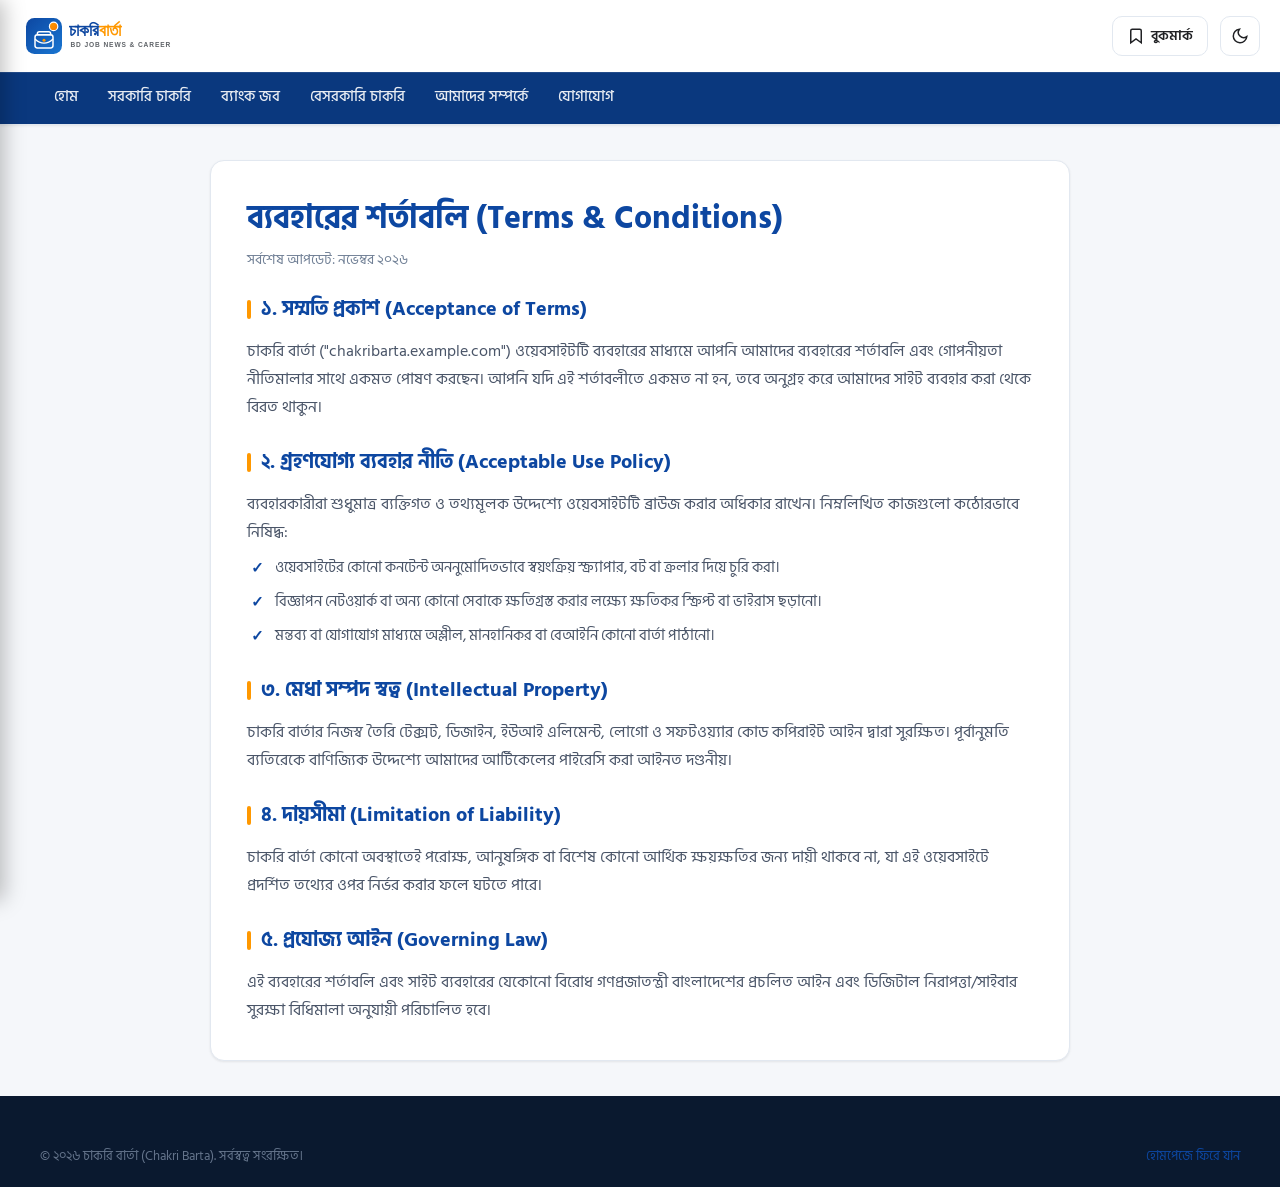
<file: terms.html>
<!DOCTYPE html>
<html lang="bn" data-theme="light">
<head>
  <meta charset="UTF-8">
  <meta name="viewport" content="width=device-width, initial-scale=1.0">
  <title>ব্যবহারের শর্তাবলি (Terms & Conditions) | চাকরি বার্তা</title>
  
  <meta name="description" content="চাকরি বার্তা পোর্টাল ব্যবহারের নিয়মাবলী, আইনি শর্ত এবং গ্রহণযোগ্য আচরণবিধি।">
  <meta name="robots" content="index, follow">

  <link rel="icon" type="image/svg+xml" href="assets/images/favicon.svg">
  <link rel="preconnect" href="https://fonts.googleapis.com">
  <link rel="preconnect" href="https://fonts.gstatic.com" crossorigin>
  <link rel="stylesheet" href="assets/css/style.css">
  <link rel="stylesheet" href="assets/css/dark-mode.css">
  <link rel="stylesheet" href="assets/css/responsive.css">

  <script src="assets/js/theme.js"></script>
</head>
<body>

  <!-- Site Header -->
  <header class="site-header">
    <div class="container header-main">
      <div class="header-brand-group">
        <button class="mobile-toggle-btn" id="mobile-menu-toggle" aria-label="মেনু খুলুন" title="মেনু">
          <svg viewBox="0 0 24 24" width="22" height="22" fill="none" stroke="currentColor" stroke-width="2"><line x1="3" y1="12" x2="21" y2="12"/><line x1="3" y1="6" x2="21" y2="6"/><line x1="3" y1="18" x2="21" y2="18"/></svg>
        </button>

        <a href="index.html" class="brand-logo-link" aria-label="চাকরি বার্তা হোমপেজ">
          <img src="assets/images/logo.svg" alt="চাকরি বার্তা লোগো" class="brand-logo-img" width="220" height="52">
        </a>
      </div>

      <div style="flex:1;"></div>

      <div class="header-actions">
        <!-- Mobile Search Trigger Button -->
        <button class="header-btn mobile-search-toggle-btn" id="mobile-search-toggle" aria-label="সার্চ খুলুন" title="অনুসন্ধান">
          <svg viewBox="0 0 24 24" width="18" height="18" fill="none" stroke="currentColor" stroke-width="2.2"><circle cx="11" cy="11" r="8"/><line x1="21" y1="21" x2="16.65" y2="16.65"/></svg>
        </button>

        <a href="bookmarks.html" class="header-btn header-bookmark-btn" title="সংরক্ষিত বিজ্ঞপ্তি" aria-label="সংরক্ষিত বিজ্ঞপ্তি">
          <svg viewBox="0 0 24 24" width="18" height="18" fill="none" stroke="currentColor" stroke-width="2"><path d="M19 21l-7-5-7 5V5a2 2 0 0 1 2-2h10a2 2 0 0 1 2 2z"/></svg>
          <span class="header-btn-label">বুকমার্ক</span>
          <span class="bookmark-count-badge" style="display:none;">০</span>
        </a>

        <button class="theme-toggle-btn" aria-label="ডার্ক মোড টগল" title="থিম পরিবর্তন">
          <svg class="icon-moon" viewBox="0 0 24 24" width="18" height="18" fill="none" stroke="currentColor" stroke-width="2"><path d="M21 12.79A9 9 0 1 1 11.21 3 7 7 0 0 0 21 12.79z"/></svg>
          <svg class="icon-sun" viewBox="0 0 24 24" width="18" height="18" fill="none" stroke="currentColor" stroke-width="2" style="display:none;"><circle cx="12" cy="12" r="5"/><line x1="12" y1="1" x2="12" y2="3"/><line x1="12" y1="21" x2="12" y2="23"/><line x1="4.22" y1="4.22" x2="5.64" y2="5.64"/><line x1="18.36" y1="18.36" x2="19.78" y2="19.78"/><line x1="1" y1="12" x2="3" y2="12"/><line x1="21" y1="12" x2="23" y2="12"/><line x1="4.22" y1="19.78" x2="5.64" y2="18.36"/><line x1="18.36" y1="5.64" x2="19.78" y2="4.22"/></svg>
        </button>
      </div>
    </div>

    <!-- Expandable Mobile Search Bar -->
    <div class="mobile-search-bar" id="mobile-search-bar" aria-label="মোবাইল সার্চ">
      <form class="mobile-search-form" id="mobile-search-form" role="search">
        <input type="search" id="mobile-search-input" placeholder="সার্কুলার, প্রতিষ্ঠান বা পদবি খুঁজুন..." autocomplete="off">
        <button type="submit" class="mobile-search-submit" aria-label="খুঁজুন">
          <svg viewBox="0 0 24 24" width="16" height="16" fill="none" stroke="currentColor" stroke-width="2.5"><circle cx="11" cy="11" r="8"/><line x1="21" y1="21" x2="16.65" y2="16.65"/></svg>
        </button>
        <button type="button" class="mobile-search-close" id="mobile-search-close" aria-label="সার্চ বন্ধ করুন">&times;</button>
      </form>
    </div>

    <nav class="site-nav" aria-label="প্রধান নেভিগেশন">
      <div class="container">
        <ul class="nav-list">
          <li class="nav-item"><a href="index.html">হোম</a></li>
          <li class="nav-item"><a href="category.html?cat=govt">সরকারি চাকরি</a></li>
          <li class="nav-item"><a href="category.html?cat=bank">ব্যাংক জব</a></li>
          <li class="nav-item"><a href="category.html?cat=private">বেসরকারি চাকরি</a></li>
          <li class="nav-item"><a href="about.html">আমাদের সম্পর্কে</a></li>
          <li class="nav-item"><a href="contact.html">যোগাযোগ</a></li>
        </ul>
      </div>
    </nav>
  </header>

  <!-- Mobile Drawer Menu & Overlay -->
  <div class="mobile-nav-overlay" id="mobile-nav-overlay"></div>
  <aside class="mobile-nav-drawer" id="mobile-nav-drawer" aria-label="মোবাইল সাইডবার মেনু">
    <div class="drawer-header">
      <img src="assets/images/logo.svg" alt="চাকরি বার্তা" class="drawer-logo" width="160" height="40">
      <button class="drawer-close-btn" id="mobile-menu-close" aria-label="মেনু বন্ধ করুন">&times;</button>
    </div>
    <ul class="drawer-nav-list">
      <li class="drawer-nav-item"><a href="index.html">হোমপেজ</a></li>
      <li class="drawer-nav-item"><a href="category.html?cat=govt">সরকারি চাকরি</a></li>
      <li class="drawer-nav-item"><a href="category.html?cat=bank">ব্যাংক জব</a></li>
      <li class="drawer-nav-item"><a href="category.html?cat=private">বেসরকারি চাকরি</a></li>
      <li class="drawer-nav-item"><a href="category.html?cat=ngo">এনজিও জব</a></li>
      <li class="drawer-nav-item"><a href="search.html">সব সার্কুলার সার্চ</a></li>
      <li class="drawer-nav-item"><a href="about.html">আমাদের সম্পর্কে</a></li>
      <li class="drawer-nav-item"><a href="contact.html">যোগাযোগ</a></li>
      <li class="drawer-nav-item active"><a href="terms.html">ব্যবহারের শর্তাবলি</a></li>
    </ul>
  </aside>

  <main class="container" style="margin: 35px auto; max-width: 900px;">
    <article class="article-content-body content-page-card">
      <h1 class="content-page-title">ব্যবহারের শর্তাবলি (Terms &amp; Conditions)</h1>
      <p style="font-size: 0.85rem; color: var(--text-muted); margin-bottom: 24px;">সর্বশেষ আপডেট: নভেম্বর ২০২৬</p>

      <section class="content-section">
        <h3>১. সম্মতি প্রকাশ (Acceptance of Terms)</h3>
        <p>
          চাকরি বার্তা ("chakribarta.example.com") ওয়েবসাইটটি ব্যবহারের মাধ্যমে আপনি আমাদের ব্যবহারের শর্তাবলি এবং গোপনীয়তা নীতিমালার সাথে একমত পোষণ করছেন। আপনি যদি এই শর্তাবলীতে একমত না হন, তবে অনুগ্রহ করে আমাদের সাইট ব্যবহার করা থেকে বিরত থাকুন।
        </p>
      </section>

      <section class="content-section">
        <h3>২. গ্রহণযোগ্য ব্যবহার নীতি (Acceptable Use Policy)</h3>
        <p>
          ব্যবহারকারীরা শুধুমাত্র ব্যক্তিগত ও তথ্যমূলক উদ্দেশ্যে ওয়েবসাইটটি ব্রাউজ করার অধিকার রাখেন। নিম্নলিখিত কাজগুলো কঠোরভাবে নিষিদ্ধ:
        </p>
        <ul class="styled-bullet-list" style="margin-top: 10px;">
          <li>ওয়েবসাইটের কোনো কনটেন্ট অননুমোদিতভাবে স্বয়ংক্রিয় স্ক্র্যাপার, বট বা ক্রলার দিয়ে চুরি করা।</li>
          <li>বিজ্ঞাপন নেটওয়ার্ক বা অন্য কোনো সেবাকে ক্ষতিগ্রস্ত করার লক্ষ্যে ক্ষতিকর স্ক্রিপ্ট বা ভাইরাস ছড়ানো।</li>
          <li>মন্তব্য বা যোগাযোগ মাধ্যমে অশ্লীল, মানহানিকর বা বেআইনি কোনো বার্তা পাঠানো।</li>
        </ul>
      </section>

      <section class="content-section">
        <h3>৩. মেধা সম্পদ স্বত্ব (Intellectual Property)</h3>
        <p>
          চাকরি বার্তার নিজস্ব তৈরি টেক্সট, ডিজাইন, ইউআই এলিমেন্ট, লোগো ও সফটওয়্যার কোড কপিরাইট আইন দ্বারা সুরক্ষিত। পূর্বানুমতি ব্যতিরেকে বাণিজ্যিক উদ্দেশ্যে আমাদের আর্টিকেলের পাইরেসি করা আইনত দণ্ডনীয়।
        </p>
      </section>

      <section class="content-section">
        <h3>৪. দায়সীমা (Limitation of Liability)</h3>
        <p>
          চাকরি বার্তা কোনো অবস্থাতেই পরোক্ষ, আনুষঙ্গিক বা বিশেষ কোনো আর্থিক ক্ষয়ক্ষতির জন্য দায়ী থাকবে না, যা এই ওয়েবসাইটে প্রদর্শিত তথ্যের ওপর নির্ভর করার ফলে ঘটতে পারে।
        </p>
      </section>

      <section class="content-section">
        <h3>৫. প্রযোজ্য আইন (Governing Law)</h3>
        <p>
          এই ব্যবহারের শর্তাবলি এবং সাইট ব্যবহারের যেকোনো বিরোধ গণপ্রজাতন্ত্রী বাংলাদেশের প্রচলিত আইন এবং ডিজিটাল নিরাপত্তা/সাইবার সুরক্ষা বিধিমালা অনুযায়ী পরিচালিত হবে।
        </p>
      </section>
    </article>
  </main>

  <!-- Footer -->
  <footer class="site-footer">
    <div class="container">
      <div class="footer-bottom" style="border:none; padding-top:0;">
        <p>&copy; ২০২৬ চাকরি বার্তা (Chakri Barta). সর্বস্বত্ব সংরক্ষিত।</p>
        <p><a href="index.html" style="color:var(--primary);">হোমপেজে ফিরে যান</a></p>
      </div>
    </div>
  </footer>

  <script src="assets/js/ads-config.js"></script>
  <script src="assets/js/app.js"></script>
</body>
</html>
</file>
<file: assets/css/style.css>
/**
 * ====================================================================
 * CHAKRI BARTA - PROFESSIONAL BANGLADESH JOB NEWS PORTAL
 * CORE STYLESHEET (STYLE.CSS)
 * ====================================================================
 */

@import url('https://fonts.googleapis.com/css2?family=Hind+Siliguri:wght@400;500;600;700&family=Inter:wght@400;500;600;700&display=swap');

:root {
  /* Brand Colors */
  --primary: #0D47A1;
  --primary-hover: #1565C0;
  --primary-light: #E3F2FD;
  --secondary: #FFFFFF;
  --accent: #FF9800;
  --accent-hover: #F57C00;
  --accent-light: #FFF3E0;

  /* Neutrals & Backgrounds */
  --bg-page: #F5F7FA;
  --bg-card: #FFFFFF;
  --bg-subtle: #EEF2F6;
  --bg-header: #FFFFFF;
  --border-color: #E2E8F0;
  --border-light: #EDF2F7;

  /* Typography */
  --text-main: #202124;
  --text-secondary: #4A5568;
  --text-muted: #718096;
  --text-inverse: #FFFFFF;

  /* Status Colors */
  --status-active-bg: #E8F5E9;
  --status-active-text: #2E7D32;
  --status-active-border: #A5D6A7;

  --status-closing-bg: #FFF3E0;
  --status-closing-text: #E65100;
  --status-closing-border: #FFCC80;

  --status-expired-bg: #FFEBEE;
  --status-expired-text: #C62828;
  --status-expired-border: #FFCDD2;

  /* Shadows */
  --shadow-sm: 0 1px 3px rgba(0, 0, 0, 0.05), 0 1px 2px rgba(0, 0, 0, 0.03);
  --shadow-md: 0 4px 6px -1px rgba(0, 0, 0, 0.08), 0 2px 4px -1px rgba(0, 0, 0, 0.04);
  --shadow-lg: 0 10px 15px -3px rgba(0, 0, 0, 0.08), 0 4px 6px -2px rgba(0, 0, 0, 0.04);
  --shadow-hover: 0 12px 20px -3px rgba(13, 71, 161, 0.12), 0 4px 6px -2px rgba(0, 0, 0, 0.05);

  /* Layout */
  --container-max: 1240px;
  --radius-sm: 6px;
  --radius-md: 10px;
  --radius-lg: 14px;
  --radius-full: 9999px;
  --header-height: 72px;

  /* Fonts */
  --font-bn: 'Hind Siliguri', -apple-system, BlinkMacSystemFont, 'Segoe UI', Roboto, sans-serif;
  --font-en: 'Inter', -apple-system, BlinkMacSystemFont, 'Segoe UI', Roboto, sans-serif;
}

/* CSS Reset & Defaults */
*, *::before, *::after {
  box-sizing: border-box;
  margin: 0;
  padding: 0;
}

html {
  font-size: 16px;
  scroll-behavior: smooth;
  -webkit-text-size-adjust: 100%;
}

body {
  font-family: var(--font-bn);
  background-color: var(--bg-page);
  color: var(--text-main);
  line-height: 1.6;
  font-weight: 400;
  overflow-x: hidden;
  transition: background-color 0.3s ease, color 0.3s ease;
}

a {
  color: inherit;
  text-decoration: none;
  transition: color 0.2s ease, opacity 0.2s ease;
}

img, svg {
  vertical-align: middle;
  max-width: 100%;
  height: auto;
}

button, input, select, textarea {
  font-family: inherit;
  font-size: inherit;
  color: inherit;
}

button {
  cursor: pointer;
  border: none;
  background: none;
}

ul, ol {
  list-style: none;
}

/* Container */
.container {
  width: 100%;
  max-width: var(--container-max);
  margin-left: auto;
  margin-right: auto;
  padding-left: 20px;
  padding-right: 20px;
}

/* Typography Helpers */
h1, h2, h3, h4, h5, h6 {
  font-weight: 700;
  line-height: 1.35;
  color: var(--text-main);
}

.en-text {
  font-family: var(--font-en);
}

/* ====================================================================
   TOP BAR & HEADER
   ==================================================================== */
.top-bar {
  background-color: var(--primary);
  color: #FFFFFF;
  font-size: 0.825rem;
  padding: 6px 0;
  border-bottom: 1px solid rgba(255, 255, 255, 0.1);
}

.top-bar-inner {
  display: flex;
  justify-content: space-between;
  align-items: center;
}

.top-bar-left, .top-bar-right {
  display: flex;
  align-items: center;
  gap: 16px;
}

.top-date-display {
  display: flex;
  align-items: center;
  gap: 6px;
  opacity: 0.9;
}

.top-links {
  display: flex;
  align-items: center;
  gap: 14px;
}

.top-links a:hover {
  color: var(--accent);
}

.site-header {
  background-color: var(--bg-header);
  border-bottom: 1px solid var(--border-color);
  position: sticky;
  top: 0;
  z-index: 100;
  transition: box-shadow 0.3s ease;
  box-shadow: var(--shadow-sm);
}

.header-main {
  display: flex;
  align-items: center;
  justify-content: space-between;
  padding: 12px 0;
  gap: 20px;
}

.header-brand-group {
  display: flex;
  align-items: center;
  gap: 12px;
  flex-shrink: 0;
}

.brand-logo-link {
  display: flex;
  align-items: center;
  flex-shrink: 0;
}

.brand-logo-img {
  height: 48px;
  width: auto;
}

/* Header Search Form */
.header-search-form {
  flex: 1;
  max-width: 440px;
  position: relative;
}

.search-input-wrapper {
  display: flex;
  align-items: center;
  background-color: var(--bg-subtle);
  border: 1.5px solid var(--border-color);
  border-radius: var(--radius-full);
  padding: 4px 6px 4px 16px;
  transition: all 0.25s ease;
}

.search-input-wrapper:focus-within {
  border-color: var(--primary);
  background-color: #FFFFFF;
  box-shadow: 0 0 0 3px rgba(13, 71, 161, 0.15);
}

.search-input-wrapper input {
  flex: 1;
  border: none;
  background: transparent;
  outline: none;
  font-size: 0.9rem;
  color: var(--text-main);
  padding: 6px 0;
}

.search-input-wrapper input::placeholder {
  color: var(--text-muted);
}

.search-submit-btn {
  background-color: var(--primary);
  color: #FFFFFF;
  border-radius: 50%;
  width: 34px;
  height: 34px;
  display: flex;
  align-items: center;
  justify-content: center;
  transition: background-color 0.2s ease;
}

.search-submit-btn:hover {
  background-color: var(--primary-hover);
}

/* Header Action Buttons */
.header-actions {
  display: flex;
  align-items: center;
  gap: 12px;
}

.header-btn {
  display: inline-flex;
  align-items: center;
  gap: 6px;
  padding: 8px 14px;
  border-radius: var(--radius-md);
  font-size: 0.875rem;
  font-weight: 600;
  border: 1px solid var(--border-color);
  background-color: var(--bg-card);
  color: var(--text-main);
  position: relative;
  transition: all 0.2s ease;
  user-select: none;
}

.header-btn:hover {
  border-color: var(--primary);
  color: var(--primary);
}

.mobile-search-toggle-btn {
  display: none; /* Desktop hidden, mobile shown */
}

.bookmark-count-badge {
  background-color: var(--accent);
  color: #FFFFFF;
  font-size: 0.7rem;
  font-weight: 700;
  border-radius: var(--radius-full);
  padding: 1px 6px;
  min-width: 18px;
  text-align: center;
}

.theme-toggle-btn {
  width: 40px;
  height: 40px;
  border-radius: var(--radius-md);
  display: flex;
  align-items: center;
  justify-content: center;
  border: 1px solid var(--border-color);
  background-color: var(--bg-card);
  color: var(--text-main);
  transition: all 0.2s ease;
}

.theme-toggle-btn:hover {
  background-color: var(--bg-subtle);
  color: var(--accent);
}

.mobile-toggle-btn {
  display: none;
  width: 40px;
  height: 40px;
  border-radius: var(--radius-md);
  align-items: center;
  justify-content: center;
  border: 1px solid var(--border-color);
  background-color: var(--bg-card);
  color: var(--text-main);
  transition: all 0.2s ease;
}

/* Expandable Mobile Search Dropdown */
.mobile-search-bar {
  display: none;
  background-color: var(--bg-card);
  border-top: 1px solid var(--border-color);
  border-bottom: 1px solid var(--border-color);
  padding: 10px 14px;
  animation: mobileSearchSlide 0.22s cubic-bezier(0.16, 1, 0.3, 1);
  box-shadow: 0 4px 10px rgba(0, 0, 0, 0.06);
}

.mobile-search-bar.is-open {
  display: block;
}

@keyframes mobileSearchSlide {
  from {
    opacity: 0;
    transform: translateY(-8px);
  }
  to {
    opacity: 1;
    transform: translateY(0);
  }
}

.mobile-search-form {
  display: flex;
  align-items: center;
  background-color: var(--bg-subtle);
  border: 1.5px solid var(--border-color);
  border-radius: var(--radius-full);
  padding: 3px 6px 3px 14px;
  gap: 6px;
  transition: all 0.2s ease;
}

.mobile-search-form:focus-within {
  border-color: var(--primary);
  background-color: #FFFFFF;
  box-shadow: 0 0 0 3px rgba(13, 71, 161, 0.15);
}

.mobile-search-form input {
  flex: 1;
  border: none;
  background: transparent;
  outline: none;
  font-size: 0.9rem;
  color: var(--text-main);
  padding: 6px 0;
}

.mobile-search-submit {
  background-color: var(--primary);
  color: #FFFFFF;
  border-radius: 50%;
  width: 32px;
  height: 32px;
  display: flex;
  align-items: center;
  justify-content: center;
  flex-shrink: 0;
  transition: background-color 0.2s ease;
}

.mobile-search-submit:hover {
  background-color: var(--primary-hover);
}

.mobile-search-close {
  width: 28px;
  height: 28px;
  display: flex;
  align-items: center;
  justify-content: center;
  font-size: 1.35rem;
  line-height: 1;
  color: var(--text-muted);
  cursor: pointer;
  border-radius: 50%;
  transition: all 0.2s ease;
}

.mobile-search-close:hover {
  background-color: rgba(0, 0, 0, 0.05);
  color: var(--text-main);
}

/* Primary Navigation Bar */
.site-nav {
  background-color: #0A387E;
  color: #FFFFFF;
  font-size: 0.935rem;
  border-top: 1px solid rgba(255, 255, 255, 0.1);
}

.nav-list {
  display: flex;
  align-items: center;
  gap: 2px;
  overflow-x: auto;
  white-space: nowrap;
  scrollbar-width: none;
}

.nav-list::-webkit-scrollbar {
  display: none;
}

.nav-item a {
  display: flex;
  align-items: center;
  gap: 6px;
  padding: 12px 14px;
  font-weight: 500;
  color: rgba(255, 255, 255, 0.9);
  border-bottom: 3px solid transparent;
  transition: all 0.2s ease;
}

.nav-item a:hover, .nav-item.active a {
  color: #FFFFFF;
  background-color: rgba(255, 255, 255, 0.1);
  border-bottom-color: var(--accent);
}

/* ====================================================================
   BREAKING NEWS TICKER
   ==================================================================== */
.breaking-ticker-wrapper {
  background-color: #FFFFFF;
  border-bottom: 1px solid var(--border-color);
  padding: 8px 0;
  box-shadow: 0 1px 2px rgba(0, 0, 0, 0.02);
}

.ticker-inner {
  display: flex;
  align-items: center;
  gap: 12px;
}

.ticker-label {
  display: flex;
  align-items: center;
  gap: 6px;
  background-color: #D32F2F;
  color: #FFFFFF;
  font-size: 0.825rem;
  font-weight: 700;
  padding: 4px 12px;
  border-radius: var(--radius-sm);
  flex-shrink: 0;
  animation: pulse 2s infinite;
}

@keyframes pulse {
  0% { opacity: 1; }
  50% { opacity: 0.85; }
  100% { opacity: 1; }
}

.ticker-content {
  flex: 1;
  min-width: 0;
  display: flex;
  align-items: center;
  gap: 10px;
  overflow: hidden;
  text-overflow: ellipsis;
  white-space: nowrap;
  font-size: 0.92rem;
  transition: opacity 0.2s ease;
}

.ticker-badge {
  color: #FFFFFF;
  font-size: 0.725rem;
  font-weight: 700;
  padding: 2px 8px;
  border-radius: var(--radius-sm);
  flex-shrink: 0;
}

.ticker-link {
  color: var(--text-main);
  font-weight: 600;
  overflow: hidden;
  text-overflow: ellipsis;
  white-space: nowrap;
}

.ticker-link:hover {
  color: var(--primary);
  text-decoration: underline;
}

.ticker-date {
  font-size: 0.8rem;
  color: var(--text-muted);
  flex-shrink: 0;
}

/* ====================================================================
   ADSTERRA ADVERTISEMENT SLOTS (SAFE, RESPONSIVE, CLS-OPTIMIZED)
   ==================================================================== */
.ad-placement-wrapper {
  margin: 20px auto;
  text-align: center;
  position: relative;
  max-width: 100%;
}

.ad-label {
  display: flex;
  justify-content: center;
  align-items: center;
  gap: 8px;
  margin-bottom: 6px;
}

.ad-badge {
  font-size: 0.68rem;
  text-transform: uppercase;
  letter-spacing: 0.8px;
  color: var(--text-muted);
  background-color: var(--bg-subtle);
  padding: 2px 8px;
  border-radius: var(--radius-sm);
  font-weight: 600;
  border: 1px solid var(--border-light);
}

.ad-size {
  font-size: 0.68rem;
  font-family: var(--font-en);
  color: var(--text-muted);
  opacity: 0.8;
}

.ad-placeholder-box {
  background: linear-gradient(135deg, rgba(13, 71, 161, 0.03) 0%, rgba(255, 152, 0, 0.05) 100%);
  border: 1.5px dashed #CBD5E1;
  border-radius: var(--radius-md);
  display: flex;
  align-items: center;
  justify-content: center;
  margin: 0 auto;
  overflow: hidden;
  position: relative;
}

.ad-live-container {
  display: flex;
  align-items: center;
  justify-content: center;
  margin: 0 auto;
  overflow: hidden;
  max-width: 100%;
}

.ad-live-iframe {
  max-width: 100%;
  display: block;
  margin: 0 auto;
  border: none;
}

.ad-placeholder-inner {
  padding: 16px;
  display: flex;
  flex-direction: column;
  align-items: center;
  gap: 4px;
  color: var(--text-secondary);
}

.ad-icon {
  color: var(--primary);
  opacity: 0.8;
  margin-bottom: 2px;
}

.ad-placeholder-title {
  font-family: var(--font-en);
  font-size: 0.85rem;
  font-weight: 600;
  color: var(--text-main);
}

.ad-placeholder-sub {
  font-size: 0.775rem;
  color: var(--text-muted);
}

.ad-placeholder-sub code {
  background-color: rgba(0, 0, 0, 0.06);
  padding: 1px 5px;
  border-radius: 4px;
  font-family: monospace;
}

/* Fixed minimum heights to protect against Cumulative Layout Shift (CLS) */
.ad-format-728-90 {
  width: 100%;
  max-width: 728px;
  min-height: 90px;
}

.ad-format-300-250 {
  width: 100%;
  max-width: 300px;
  min-height: 250px;
}

.ad-format-160-600 {
  width: 100%;
  max-width: 160px;
  min-height: 600px;
}

.ad-format-468-60 {
  width: 100%;
  max-width: 468px;
  min-height: 60px;
}

.ad-format-320-50 {
  width: 100%;
  max-width: 320px;
  min-height: 50px;
}

.grid-ad-container {
  grid-column: 1 / -1;
  margin: 12px 0;
}

/* ====================================================================
   HERO & FEATURED JOBS SECTION
   ==================================================================== */
.hero-section {
  padding: 30px 0 20px;
}

.section-header {
  display: flex;
  justify-content: space-between;
  align-items: flex-end;
  margin-bottom: 20px;
  border-bottom: 2px solid var(--border-color);
  padding-bottom: 10px;
}

.section-title-wrap {
  position: relative;
}

.section-title {
  font-size: 1.45rem;
  font-weight: 700;
  color: var(--primary);
  display: flex;
  align-items: center;
  gap: 10px;
}

.section-title::after {
  content: '';
  position: absolute;
  bottom: -12px;
  left: 0;
  width: 60px;
  height: 3px;
  background-color: var(--accent);
  border-radius: var(--radius-full);
}

.section-more-link {
  display: flex;
  align-items: center;
  gap: 4px;
  font-size: 0.9rem;
  font-weight: 600;
  color: var(--primary);
  transition: all 0.2s ease;
}

.section-more-link:hover {
  color: var(--accent);
  transform: translateX(3px);
}

/* Job Cards Grid */
.job-cards-grid {
  display: grid;
  grid-template-columns: repeat(auto-fill, minmax(360px, 1fr));
  gap: 20px;
}

/* Job Card Component */
.job-card {
  background-color: var(--bg-card);
  border: 1px solid var(--border-color);
  border-radius: var(--radius-lg);
  padding: 20px;
  display: flex;
  flex-direction: column;
  justify-content: space-between;
  box-shadow: var(--shadow-sm);
  transition: all 0.25s ease;
  position: relative;
}

.job-card:hover {
  border-color: #B0BEC5;
  box-shadow: var(--shadow-hover);
  transform: translateY(-3px);
}

.job-card.is-featured {
  border-left: 4px solid var(--accent);
}

.job-card.is-expired {
  opacity: 0.78;
  background-color: #FAFBFD;
}

.job-card-header {
  display: flex;
  align-items: flex-start;
  gap: 14px;
  margin-bottom: 14px;
}

.org-logo-wrapper {
  width: 48px;
  height: 48px;
  border-radius: var(--radius-md);
  overflow: hidden;
  background-color: #FFFFFF;
  border: 1px solid var(--border-color);
  display: flex;
  align-items: center;
  justify-content: center;
  flex-shrink: 0;
  box-shadow: 0 1px 3px rgba(0,0,0,0.05);
}

.org-logo {
  width: 100%;
  height: 100%;
  object-fit: cover;
}

.org-info {
  flex: 1;
  min-width: 0;
}

.org-name-row {
  display: flex;
  align-items: center;
  gap: 6px;
  margin-bottom: 4px;
}

.org-name {
  font-size: 0.85rem;
  font-weight: 600;
  color: var(--text-secondary);
  white-space: nowrap;
  overflow: hidden;
  text-overflow: ellipsis;
}

.verified-badge {
  display: inline-flex;
  align-items: center;
  gap: 3px;
  font-size: 0.72rem;
  color: #1976D2;
  background-color: #E3F2FD;
  padding: 2px 6px;
  border-radius: var(--radius-sm);
  font-weight: 600;
  flex-shrink: 0;
}

.category-pill {
  display: inline-block;
  font-size: 0.75rem;
  font-weight: 600;
  padding: 2px 10px;
  border-radius: var(--radius-full);
  background-color: var(--primary-light);
  color: var(--primary);
}

.bookmark-btn {
  color: var(--text-muted);
  padding: 6px;
  border-radius: var(--radius-sm);
  display: flex;
  align-items: center;
  justify-content: center;
  transition: all 0.2s ease;
}

.bookmark-btn:hover, .bookmark-btn.active {
  color: var(--accent);
  background-color: var(--accent-light);
}

.job-card-body {
  margin-bottom: 16px;
}

.job-title {
  font-size: 1.05rem;
  font-weight: 700;
  margin-bottom: 12px;
  line-height: 1.45;
}

.job-title a {
  color: var(--text-main);
}

.job-title a:hover {
  color: var(--primary);
}

.job-meta-grid {
  display: flex;
  flex-direction: column;
  gap: 6px;
  font-size: 0.85rem;
  color: var(--text-secondary);
}

.meta-item {
  display: flex;
  align-items: center;
  gap: 8px;
}

.meta-item svg {
  color: var(--primary);
  opacity: 0.8;
  flex-shrink: 0;
}

.job-card-footer {
  display: flex;
  align-items: center;
  justify-content: space-between;
  padding-top: 14px;
  border-top: 1px solid var(--border-light);
  gap: 10px;
}

.deadline-indicator {
  display: flex;
  flex-direction: column;
  gap: 2px;
}

.status-badge {
  display: inline-block;
  font-size: 0.725rem;
  font-weight: 700;
  padding: 2px 8px;
  border-radius: var(--radius-sm);
  width: fit-content;
}

.status-active {
  background-color: var(--status-active-bg);
  color: var(--status-active-text);
  border: 1px solid var(--status-active-border);
}

.status-closing {
  background-color: var(--status-closing-bg);
  color: var(--status-closing-text);
  border: 1px solid var(--status-closing-border);
}

.status-expired {
  background-color: var(--status-expired-bg);
  color: var(--status-expired-text);
  border: 1px solid var(--status-expired-border);
}

.deadline-date {
  font-size: 0.785rem;
  color: var(--text-muted);
}

.view-details-btn {
  display: inline-flex;
  align-items: center;
  gap: 4px;
  background-color: var(--primary);
  color: #FFFFFF;
  font-size: 0.85rem;
  font-weight: 600;
  padding: 6px 14px;
  border-radius: var(--radius-md);
  transition: all 0.2s ease;
}

.view-details-btn:hover {
  background-color: var(--primary-hover);
  box-shadow: 0 2px 6px rgba(13, 71, 161, 0.25);
}

/* ====================================================================
   TWO COLUMN MAIN CONTENT + SIDEBAR LAYOUT
   ==================================================================== */
.main-layout-grid {
  display: grid;
  grid-template-columns: 1fr 340px;
  gap: 30px;
  margin: 30px 0;
}

.main-column {
  min-width: 0;
}

.sidebar-column {
  display: flex;
  flex-direction: column;
  gap: 24px;
}

.sidebar-widget {
  background-color: var(--bg-card);
  border: 1px solid var(--border-color);
  border-radius: var(--radius-lg);
  padding: 20px;
  box-shadow: var(--shadow-sm);
}

.widget-title {
  font-size: 1.15rem;
  font-weight: 700;
  color: var(--primary);
  margin-bottom: 16px;
  padding-bottom: 8px;
  border-bottom: 2px solid var(--border-color);
  position: relative;
}

.widget-title::after {
  content: '';
  position: absolute;
  bottom: -2px;
  left: 0;
  width: 40px;
  height: 2px;
  background-color: var(--accent);
}

/* Notice & Results List */
.exam-notices-list {
  display: flex;
  flex-direction: column;
  gap: 12px;
}

.notice-item {
  display: flex;
  flex-direction: column;
  gap: 4px;
  padding-bottom: 10px;
  border-bottom: 1px solid var(--border-light);
}

.notice-item:last-child {
  border-bottom: none;
  padding-bottom: 0;
}

.notice-tag {
  font-size: 0.7rem;
  font-weight: 700;
  padding: 2px 6px;
  border-radius: var(--radius-sm);
  width: fit-content;
  color: #FFFFFF;
}

.tag-exam-results { background-color: #C2185B; }
.tag-admit-card { background-color: #D84315; }
.tag-exam-updates { background-color: #37474F; }

.notice-title {
  font-size: 0.9rem;
  font-weight: 600;
  color: var(--text-main);
  line-height: 1.4;
}

.notice-title:hover {
  color: var(--primary);
}

.notice-date {
  font-size: 0.775rem;
  color: var(--text-muted);
}

/* Categories Mini Grid */
.categories-mini-grid {
  display: grid;
  grid-template-columns: repeat(auto-fill, minmax(180px, 1fr));
  gap: 14px;
  margin-top: 15px;
}

.category-card-mini {
  background-color: var(--bg-card);
  border: 1px solid var(--border-color);
  border-radius: var(--radius-md);
  padding: 14px;
  display: flex;
  align-items: center;
  gap: 12px;
  box-shadow: var(--shadow-sm);
  transition: all 0.2s ease;
}

.category-card-mini:hover {
  border-color: var(--primary);
  transform: translateY(-2px);
  box-shadow: var(--shadow-md);
}

.cat-mini-icon {
  width: 42px;
  height: 42px;
  border-radius: var(--radius-md);
  display: flex;
  align-items: center;
  justify-content: center;
  flex-shrink: 0;
}

.cat-mini-info {
  flex: 1;
  min-width: 0;
  overflow: hidden;
}

.cat-mini-name {
  font-size: 0.95rem;
  font-weight: 700;
  color: var(--text-main);
  white-space: nowrap;
  overflow: hidden;
  text-overflow: ellipsis;
}

.cat-mini-count {
  font-size: 0.775rem;
  color: var(--text-muted);
}

/* Career Articles Grid */
.career-articles-grid {
  display: grid;
  grid-template-columns: repeat(auto-fill, minmax(320px, 1fr));
  gap: 20px;
}

.career-card {
  background-color: var(--bg-card);
  border: 1px solid var(--border-color);
  border-radius: var(--radius-lg);
  padding: 18px;
  display: flex;
  gap: 16px;
  box-shadow: var(--shadow-sm);
  transition: all 0.25s ease;
}

.career-card:hover {
  box-shadow: var(--shadow-hover);
  transform: translateY(-2px);
}

.career-thumb {
  width: 64px;
  height: 64px;
  border-radius: var(--radius-md);
  overflow: hidden;
  background-color: var(--bg-subtle);
  flex-shrink: 0;
}

.career-thumb img {
  width: 100%;
  height: 100%;
  object-fit: cover;
}

.career-content {
  flex: 1;
  min-width: 0;
  display: flex;
  flex-direction: column;
}

.career-badge {
  font-size: 0.7rem;
  font-weight: 700;
  color: #283593;
  background-color: #E8EAF6;
  padding: 1px 6px;
  border-radius: var(--radius-sm);
  width: fit-content;
  margin-bottom: 6px;
}

.career-title {
  font-size: 0.975rem;
  font-weight: 700;
  line-height: 1.4;
  margin-bottom: 6px;
}

.career-title a {
  color: var(--text-main);
}

.career-title a:hover {
  color: var(--primary);
}

.career-desc {
  font-size: 0.825rem;
  color: var(--text-secondary);
  line-height: 1.45;
  margin-bottom: 10px;
}

.career-footer {
  display: flex;
  align-items: center;
  justify-content: space-between;
  margin-top: auto;
  font-size: 0.8rem;
}

.read-time {
  color: var(--text-muted);
}

.read-more {
  color: var(--primary);
  font-weight: 600;
}

.read-more:hover {
  color: var(--accent);
}

/* ====================================================================
   JOB DETAILS PAGE (ARTICLE FULL VIEW)
   ==================================================================== */
.article-breadcrumbs {
  display: flex;
  align-items: center;
  flex-wrap: wrap;
  gap: 8px;
  font-size: 0.85rem;
  color: var(--text-muted);
  margin-bottom: 18px;
  padding: 10px 16px;
  background-color: var(--bg-card);
  border-radius: var(--radius-md);
  border: 1px solid var(--border-color);
}

.article-breadcrumbs a:hover {
  color: var(--primary);
}

.article-breadcrumbs .separator {
  color: var(--border-color);
}

.article-breadcrumbs .current {
  color: var(--text-main);
  font-weight: 600;
}

/* Status Banners */
.status-banner {
  display: flex;
  align-items: flex-start;
  gap: 14px;
  padding: 16px 20px;
  border-radius: var(--radius-md);
  margin-bottom: 24px;
}

.banner-expired {
  background-color: #FFEBEE;
  border: 1px solid #FFCDD2;
  color: #C62828;
}

.banner-closing {
  background-color: #FFF3E0;
  border: 1px solid #FFE0B2;
  color: #E65100;
}

.banner-icon {
  flex-shrink: 0;
  margin-top: 2px;
}

.banner-content h4 {
  font-size: 1.05rem;
  margin-bottom: 4px;
  color: inherit;
}

.banner-content p {
  font-size: 0.9rem;
  line-height: 1.5;
  color: inherit;
  opacity: 0.95;
}

.article-header {
  background-color: var(--bg-card);
  border: 1px solid var(--border-color);
  border-radius: var(--radius-lg);
  padding: 26px;
  margin-bottom: 24px;
  box-shadow: var(--shadow-sm);
}

.article-category-row {
  display: flex;
  align-items: center;
  gap: 12px;
  margin-bottom: 12px;
}

.article-reading-time {
  display: inline-flex;
  align-items: center;
  gap: 4px;
  font-size: 0.775rem;
  color: var(--text-muted);
  margin-left: auto;
}

.article-title {
  font-size: 1.85rem;
  line-height: 1.35;
  color: var(--text-main);
  margin-bottom: 6px;
}

.article-subtitle {
  font-family: var(--font-en);
  font-size: 1.05rem;
  font-weight: 500;
  color: var(--text-secondary);
  margin-bottom: 20px;
}

.article-author-meta {
  display: flex;
  align-items: center;
  gap: 16px;
  padding-top: 16px;
  border-top: 1px solid var(--border-light);
}

.author-logo {
  width: 52px;
  height: 52px;
  border-radius: var(--radius-md);
  overflow: hidden;
  background-color: #FFFFFF;
  border: 1px solid var(--border-color);
  display: flex;
  align-items: center;
  justify-content: center;
  flex-shrink: 0;
}

.author-details {
  flex: 1;
  display: flex;
  flex-direction: column;
}

.author-name {
  font-size: 1rem;
  font-weight: 700;
  color: var(--text-main);
}

.article-dates {
  font-size: 0.8rem;
  color: var(--text-muted);
}

.article-actions-top {
  display: flex;
  align-items: center;
  gap: 8px;
}

.action-btn {
  display: inline-flex;
  align-items: center;
  gap: 6px;
  padding: 8px 14px;
  border-radius: var(--radius-md);
  border: 1px solid var(--border-color);
  font-size: 0.85rem;
  font-weight: 600;
  background-color: var(--bg-card);
  color: var(--text-main);
  transition: all 0.2s ease;
}

.action-btn:hover {
  background-color: var(--bg-subtle);
  border-color: var(--primary);
}

.bookmark-action-btn.active {
  color: var(--accent);
  border-color: var(--accent);
  background-color: var(--accent-light);
}

/* Quick Summary Box */
.job-quick-summary-box {
  background-color: var(--bg-card);
  border: 1px solid var(--border-color);
  border-radius: var(--radius-lg);
  padding: 24px;
  margin-bottom: 24px;
  box-shadow: var(--shadow-sm);
}

.summary-box-title {
  font-size: 1.25rem;
  color: var(--primary);
  margin-bottom: 18px;
  padding-bottom: 8px;
  border-bottom: 2px solid var(--border-light);
}

.summary-grid {
  display: grid;
  grid-template-columns: repeat(2, 1fr);
  gap: 16px;
}

.summary-item {
  display: flex;
  flex-direction: column;
  gap: 3px;
  padding: 10px 14px;
  background-color: var(--bg-subtle);
  border-radius: var(--radius-md);
  border-left: 3px solid var(--primary);
}

.summary-item.deadline-highlight {
  grid-column: 1 / -1;
  border-left-color: var(--accent);
  background-color: #FFF9C4;
}

.summary-item .label {
  font-size: 0.8rem;
  color: var(--text-muted);
  font-weight: 500;
}

.summary-item .val {
  font-size: 0.95rem;
  color: var(--text-main);
}

.summary-item .text-highlight {
  color: var(--primary);
  font-weight: 700;
}

.deadline-val {
  color: #B71C1C;
}

/* Social Share Bar */
.social-share-bar {
  background-color: var(--bg-card);
  border: 1px solid var(--border-color);
  border-radius: var(--radius-lg);
  padding: 14px 20px;
  display: flex;
  align-items: center;
  justify-content: space-between;
  gap: 16px;
  margin-bottom: 24px;
  box-shadow: var(--shadow-sm);
}

.share-label {
  font-size: 0.9rem;
  font-weight: 700;
  color: var(--text-main);
}

.share-buttons {
  display: flex;
  align-items: center;
  flex-wrap: wrap;
  gap: 8px;
}

.share-btn {
  display: inline-flex;
  align-items: center;
  gap: 6px;
  padding: 6px 12px;
  border-radius: var(--radius-md);
  font-size: 0.825rem;
  font-weight: 600;
  color: #FFFFFF;
  transition: opacity 0.2s ease, transform 0.2s ease;
}

.share-btn:hover {
  opacity: 0.9;
  transform: translateY(-1px);
}

.share-btn.fb { background-color: #1877F2; }
.share-btn.wa { background-color: #25D366; }
.share-btn.in { background-color: #0A66C2; }
.share-btn.tg { background-color: #229ED9; }
.share-btn.copy-btn {
  background-color: #4A5568;
  color: #FFFFFF;
  cursor: pointer;
}

/* Content Body */
.article-content-body {
  background-color: var(--bg-card);
  border: 1px solid var(--border-color);
  border-radius: var(--radius-lg);
  padding: 30px;
  margin-bottom: 24px;
  box-shadow: var(--shadow-sm);
}

.content-section {
  margin-bottom: 28px;
}

.content-section:last-child {
  margin-bottom: 0;
}

.content-section h3 {
  font-size: 1.25rem;
  color: var(--primary);
  margin-bottom: 14px;
  position: relative;
  padding-left: 14px;
}

.content-section h3::before {
  content: '';
  position: absolute;
  left: 0;
  top: 4px;
  bottom: 4px;
  width: 4px;
  background-color: var(--accent);
  border-radius: var(--radius-full);
}

.content-section p {
  font-size: 1rem;
  line-height: 1.75;
  color: var(--text-secondary);
}

.styled-bullet-list {
  display: flex;
  flex-direction: column;
  gap: 10px;
  padding-left: 4px;
}

.styled-bullet-list li {
  position: relative;
  padding-left: 24px;
  font-size: 0.95rem;
  line-height: 1.6;
  color: var(--text-secondary);
}

.styled-bullet-list li::before {
  content: '✓';
  position: absolute;
  left: 0;
  top: 1px;
  font-weight: 700;
  color: var(--primary);
}

.procedure-box {
  background-color: var(--bg-subtle);
  border-left: 4px solid var(--primary);
  border-radius: 0 var(--radius-md) var(--radius-md) 0;
  padding: 16px 20px;
  font-size: 0.95rem;
  line-height: 1.8;
  color: var(--text-main);
  margin-bottom: 20px;
}

.official-actions-row {
  display: flex;
  align-items: center;
  flex-wrap: wrap;
  gap: 14px;
}

.btn {
  display: inline-flex;
  align-items: center;
  justify-content: center;
  gap: 8px;
  padding: 12px 24px;
  border-radius: var(--radius-md);
  font-size: 0.95rem;
  font-weight: 700;
  transition: all 0.25s ease;
}

.btn-primary {
  background-color: var(--primary);
  color: #FFFFFF;
}

.btn-primary:hover {
  background-color: var(--primary-hover);
  box-shadow: 0 4px 12px rgba(13, 71, 161, 0.3);
  transform: translateY(-2px);
}

.btn-secondary {
  background-color: #FFFFFF;
  color: var(--primary);
  border: 1.5px solid var(--primary);
}

.btn-secondary:hover {
  background-color: var(--primary-light);
  transform: translateY(-2px);
}

.btn-disabled-notice {
  display: inline-flex;
  align-items: center;
  gap: 8px;
  padding: 12px 20px;
  border-radius: var(--radius-md);
  background-color: #FFEBEE;
  color: #C62828;
  font-size: 0.9rem;
  font-weight: 600;
  border: 1px dashed #FFCDD2;
}

.article-source-box {
  margin-top: 28px;
  padding-top: 18px;
  border-top: 1px solid var(--border-light);
}

.source-info {
  display: flex;
  align-items: center;
  gap: 10px;
  background-color: #E8EAF6;
  padding: 12px 16px;
  border-radius: var(--radius-md);
  font-size: 0.85rem;
  color: #1A237E;
}

/* Related Jobs */
.related-jobs-section {
  background-color: var(--bg-card);
  border: 1px solid var(--border-color);
  border-radius: var(--radius-lg);
  padding: 24px;
  box-shadow: var(--shadow-sm);
}

.related-jobs-section h3 {
  font-size: 1.25rem;
  color: var(--primary);
  margin-bottom: 20px;
}

.related-jobs-grid {
  display: grid;
  grid-template-columns: repeat(auto-fill, minmax(280px, 1fr));
  gap: 18px;
}

/* ====================================================================
   CIRCULAR MODAL VIEWER
   ==================================================================== */
.circular-modal {
  position: fixed;
  inset: 0;
  z-index: 1000;
  display: none;
  align-items: center;
  justify-content: center;
  padding: 20px;
}

.circular-modal.open {
  display: flex;
}

.circular-modal-overlay {
  position: absolute;
  inset: 0;
  background-color: rgba(0, 0, 0, 0.75);
  backdrop-filter: blur(3px);
}

.circular-modal-dialog {
  position: relative;
  z-index: 10;
  background-color: #FFFFFF;
  border-radius: var(--radius-lg);
  width: 100%;
  max-width: 900px;
  max-height: 90vh;
  display: flex;
  flex-direction: column;
  overflow: hidden;
  box-shadow: 0 20px 25px -5px rgba(0, 0, 0, 0.5);
}

.circular-modal-header {
  display: flex;
  align-items: center;
  justify-content: space-between;
  padding: 16px 20px;
  background-color: #F8FAFC;
  border-bottom: 1px solid var(--border-color);
}

.circular-modal-header h4 {
  font-size: 1.1rem;
  color: var(--text-main);
}

.modal-header-actions {
  display: flex;
  align-items: center;
  gap: 12px;
}

.modal-download-btn {
  display: inline-flex;
  align-items: center;
  gap: 6px;
  background-color: var(--primary);
  color: #FFFFFF;
  font-size: 0.85rem;
  font-weight: 600;
  padding: 6px 14px;
  border-radius: var(--radius-sm);
}

.modal-close-btn {
  font-size: 1.8rem;
  line-height: 1;
  color: var(--text-secondary);
  padding: 0 4px;
}

.circular-modal-body {
  padding: 20px;
  overflow-y: auto;
  text-align: center;
  background-color: #E2E8F0;
}

.circular-full-img {
  max-width: 100%;
  box-shadow: 0 4px 10px rgba(0, 0, 0, 0.15);
  border-radius: var(--radius-sm);
}

/* ====================================================================
   SEARCH PAGE & CATEGORY PAGES
   ==================================================================== */
.filter-bar-box {
  background-color: var(--bg-card);
  border: 1px solid var(--border-color);
  border-radius: var(--radius-lg);
  padding: 20px;
  margin-bottom: 24px;
  box-shadow: var(--shadow-sm);
}

.search-input-large-wrap {
  display: flex;
  align-items: center;
  background-color: var(--bg-subtle);
  border: 1.5px solid var(--border-color);
  border-radius: var(--radius-md);
  padding: 8px 14px;
  margin-bottom: 16px;
  position: relative;
}

.search-input-large-wrap input {
  flex: 1;
  border: none;
  background: transparent;
  outline: none;
  font-size: 1.05rem;
  color: var(--text-main);
  padding: 6px 0;
}

.search-clear-btn {
  display: none;
  align-items: center;
  justify-content: center;
  padding: 4px;
  color: var(--text-muted);
}

.search-suggestions-dropdown {
  position: absolute;
  top: 100%;
  left: 0;
  right: 0;
  background-color: var(--bg-card);
  border: 1px solid var(--border-color);
  border-radius: 0 0 var(--radius-md) var(--radius-md);
  box-shadow: var(--shadow-lg);
  z-index: 100;
  display: none;
  max-height: 320px;
  overflow-y: auto;
}

.suggestion-item {
  display: flex;
  align-items: center;
  gap: 12px;
  padding: 10px 14px;
  border-bottom: 1px solid var(--border-light);
  cursor: pointer;
}

.suggestion-item:hover {
  background-color: var(--bg-subtle);
}

.suggestion-item:last-child {
  border-bottom: none;
}

.sugg-title {
  display: block;
  font-size: 0.9rem;
  font-weight: 600;
  color: var(--text-main);
}

.sugg-title mark {
  background-color: #FFF59D;
  color: #000;
  padding: 0 2px;
}

.sugg-org {
  display: block;
  font-size: 0.775rem;
  color: var(--text-muted);
}

.filter-controls-row {
  display: flex;
  align-items: center;
  flex-wrap: wrap;
  gap: 12px;
}

.filter-group {
  display: flex;
  align-items: center;
  gap: 8px;
}

.filter-label {
  font-size: 0.85rem;
  font-weight: 600;
  color: var(--text-secondary);
  white-space: nowrap;
}

.filter-select {
  background-color: var(--bg-card);
  border: 1px solid var(--border-color);
  border-radius: var(--radius-md);
  padding: 8px 12px;
  font-size: 0.875rem;
  color: var(--text-main);
  outline: none;
}

.filter-select:focus {
  border-color: var(--primary);
}

.results-meta-bar {
  display: flex;
  align-items: center;
  justify-content: space-between;
  margin-bottom: 16px;
}

.results-count-text {
  font-size: 0.95rem;
  font-weight: 600;
  color: var(--text-secondary);
}

/* Category Page Header */
.category-hero-header {
  background-color: var(--bg-card);
  border: 1px solid var(--border-color);
  border-radius: var(--radius-lg);
  padding: 26px;
  margin-bottom: 24px;
  box-shadow: var(--shadow-sm);
  border-top: 4px solid var(--primary);
}

.cat-hero-title-row {
  display: flex;
  align-items: center;
  gap: 12px;
  margin-bottom: 8px;
}

.cat-hero-title {
  font-size: 1.75rem;
  color: var(--primary);
}

.cat-hero-title-en {
  font-family: var(--font-en);
  font-size: 1rem;
  color: var(--text-muted);
}

.cat-hero-count {
  margin-left: auto;
  font-size: 0.85rem;
  font-weight: 700;
  color: var(--primary);
  background-color: var(--primary-light);
  padding: 4px 12px;
  border-radius: var(--radius-full);
}

.cat-hero-desc {
  font-size: 0.95rem;
  color: var(--text-secondary);
  line-height: 1.6;
}

.sidebar-categories-list {
  display: flex;
  flex-direction: column;
  gap: 6px;
}

.sidebar-categories-list li a {
  display: flex;
  align-items: center;
  justify-content: space-between;
  padding: 8px 12px;
  border-radius: var(--radius-md);
  font-size: 0.9rem;
  color: var(--text-main);
  transition: all 0.2s ease;
}

.sidebar-categories-list li.active a, .sidebar-categories-list li a:hover {
  background-color: var(--primary-light);
  color: var(--primary);
  font-weight: 600;
}

.cat-count-pill {
  font-size: 0.75rem;
  color: var(--text-muted);
  background-color: var(--bg-subtle);
  padding: 1px 8px;
  border-radius: var(--radius-full);
}

/* Empty State */
.empty-state-box {
  background-color: var(--bg-card);
  border: 1px solid var(--border-color);
  border-radius: var(--radius-lg);
  padding: 40px 20px;
  text-align: center;
  margin: 20px 0;
}

.empty-state-icon {
  color: var(--text-muted);
  margin-bottom: 12px;
}

.empty-state-box h3 {
  font-size: 1.25rem;
  margin-bottom: 6px;
}

.empty-state-box p {
  font-size: 0.9rem;
  color: var(--text-secondary);
}

/* Pagination */
.pagination-wrapper {
  display: flex;
  align-items: center;
  justify-content: center;
  gap: 8px;
  margin: 30px 0;
}

.page-btn {
  min-width: 40px;
  height: 40px;
  padding: 0 12px;
  display: inline-flex;
  align-items: center;
  justify-content: center;
  border: 1px solid var(--border-color);
  background-color: var(--bg-card);
  color: var(--text-main);
  border-radius: var(--radius-md);
  font-weight: 600;
  transition: all 0.2s ease;
}

.page-btn:hover:not(:disabled) {
  border-color: var(--primary);
  color: var(--primary);
}

.page-btn.active {
  background-color: var(--primary);
  color: #FFFFFF;
  border-color: var(--primary);
}

.page-btn:disabled {
  opacity: 0.5;
  cursor: not-allowed;
}

/* ====================================================================
   CONTENT & INFORMATIONAL PAGES (ABOUT, CONTACT, LEGAL, 404)
   ==================================================================== */
.content-page-card {
  padding: 36px;
}

.content-page-title {
  font-size: 2rem;
  color: var(--primary);
  margin-bottom: 10px;
  line-height: 1.35;
  word-break: break-word;
}

.contact-grid-layout {
  display: grid;
  grid-template-columns: 1fr 1fr;
  gap: 30px;
  margin-bottom: 30px;
}

.contact-details-box {
  background-color: var(--bg-subtle);
  padding: 24px;
  border-radius: var(--radius-md);
  display: flex;
  flex-direction: column;
  gap: 16px;
}

.error-page-card {
  padding: 50px 30px;
}

.error-code-badge {
  font-size: 5rem;
  font-weight: 800;
  color: var(--primary);
  line-height: 1;
  margin-bottom: 15px;
}

/* Responsive Table Styling */
.table-responsive,
.article-content-body table {
  width: 100%;
  border-collapse: collapse;
  margin: 18px 0;
}

.table-responsive th,
.table-responsive td,
.article-content-body th,
.article-content-body td {
  padding: 10px 14px;
  border: 1px solid var(--border-color);
  font-size: 0.92rem;
  text-align: left;
}

.table-responsive th,
.article-content-body th {
  background-color: var(--bg-subtle);
  color: var(--text-main);
  font-weight: 700;
}

/* ====================================================================
   FOOTER & NEWSLETTER
   ==================================================================== */
.newsletter-section {
  background: linear-gradient(135deg, #0A387E 0%, #0D47A1 100%);
  color: #FFFFFF;
  padding: 40px 0;
  margin-top: 50px;
}

.newsletter-inner {
  display: flex;
  align-items: center;
  justify-content: space-between;
  gap: 30px;
  flex-wrap: wrap;
}

.newsletter-text h3 {
  font-size: 1.5rem;
  color: #FFFFFF;
  margin-bottom: 6px;
}

.newsletter-text p {
  color: rgba(255, 255, 255, 0.85);
  font-size: 0.95rem;
}

.newsletter-form {
  display: flex;
  align-items: center;
  gap: 10px;
  flex: 1;
  max-width: 480px;
}

.newsletter-form input {
  flex: 1;
  padding: 12px 18px;
  border-radius: var(--radius-md);
  border: none;
  outline: none;
  font-size: 0.95rem;
  color: #111;
}

.newsletter-form button {
  background-color: var(--accent);
  color: #FFFFFF;
  padding: 12px 22px;
  border-radius: var(--radius-md);
  font-weight: 700;
  font-size: 0.95rem;
  transition: background-color 0.2s ease;
  white-space: nowrap;
}

.newsletter-form button:hover {
  background-color: var(--accent-hover);
}

.site-footer {
  background-color: #0A192F;
  color: #E2E8F0;
  padding: 50px 0 20px;
  font-size: 0.9rem;
}

.footer-grid {
  display: grid;
  grid-template-columns: 2fr 1fr 1fr 1fr;
  gap: 30px;
  margin-bottom: 40px;
}

.footer-col-about {
  display: flex;
  flex-direction: column;
  gap: 14px;
}

.footer-logo {
  height: 44px;
  width: auto;
}

.footer-desc {
  font-size: 0.875rem;
  line-height: 1.6;
  color: #94A3B8;
}

.footer-title {
  font-size: 1.1rem;
  font-weight: 700;
  color: #FFFFFF;
  margin-bottom: 16px;
  position: relative;
  padding-bottom: 6px;
}

.footer-title::after {
  content: '';
  position: absolute;
  bottom: 0;
  left: 0;
  width: 30px;
  height: 2px;
  background-color: var(--accent);
}

.footer-links {
  display: flex;
  flex-direction: column;
  gap: 10px;
}

.footer-links a {
  color: #94A3B8;
  transition: color 0.2s ease;
}

.footer-links a:hover {
  color: #FFFFFF;
}

.footer-bottom {
  padding-top: 24px;
  border-top: 1px solid rgba(255, 255, 255, 0.1);
  display: flex;
  align-items: center;
  justify-content: space-between;
  font-size: 0.825rem;
  color: #64748B;
  flex-wrap: wrap;
  gap: 12px;
}

/* Back to top floating button */
.back-to-top-btn {
  position: fixed;
  bottom: 25px;
  right: 25px;
  width: 44px;
  height: 44px;
  background-color: var(--primary);
  color: #FFFFFF;
  border-radius: var(--radius-full);
  display: flex;
  align-items: center;
  justify-content: center;
  box-shadow: 0 4px 12px rgba(0, 0, 0, 0.2);
  z-index: 99;
  opacity: 0;
  visibility: hidden;
  transform: translateY(10px);
  transition: all 0.3s ease;
}

.back-to-top-btn.show {
  opacity: 1;
  visibility: visible;
  transform: translateY(0);
}

.back-to-top-btn:hover {
  background-color: var(--primary-hover);
  transform: translateY(-2px);
}

/* Toast Notification */
.portal-toast {
  position: fixed;
  bottom: 25px;
  left: 50%;
  transform: translateX(-50%) translateY(50px);
  background-color: #1E293B;
  color: #FFFFFF;
  padding: 12px 24px;
  border-radius: var(--radius-full);
  box-shadow: 0 10px 25px rgba(0, 0, 0, 0.3);
  font-size: 0.9rem;
  font-weight: 500;
  z-index: 1000;
  opacity: 0;
  visibility: hidden;
  transition: all 0.3s cubic-bezier(0.16, 1, 0.3, 1);
  border: 1px solid rgba(255, 255, 255, 0.1);
}

.portal-toast.show {
  opacity: 1;
  visibility: visible;
  transform: translateX(-50%) translateY(0);
}
</file>
<file: assets/css/dark-mode.css>
/**
 * ====================================================================
 * CHAKRI BARTA - DARK MODE THEME STYLES (DARK-MODE.CSS)
 * ====================================================================
 */

[data-theme="dark"], html.dark {
  --primary: #42A5F5;
  --primary-hover: #64B5F6;
  --primary-light: rgba(66, 165, 245, 0.12);
  --secondary: #1E1E1E;
  --accent: #FFB74D;
  --accent-hover: #FFA726;
  --accent-light: rgba(255, 183, 77, 0.15);

  --bg-page: #0F172A;
  --bg-card: #1E293B;
  --bg-subtle: #334155;
  --bg-header: #0F172A;
  --border-color: #334155;
  --border-light: #1E293B;

  --text-main: #F1F5F9;
  --text-secondary: #CBD5E1;
  --text-muted: #94A3B8;
  --text-inverse: #0F172A;

  --status-active-bg: rgba(46, 125, 50, 0.2);
  --status-active-text: #81C784;
  --status-active-border: rgba(46, 125, 50, 0.4);

  --status-closing-bg: rgba(230, 81, 0, 0.2);
  --status-closing-text: #FFB74D;
  --status-closing-border: rgba(230, 81, 0, 0.4);

  --status-expired-bg: rgba(198, 40, 40, 0.2);
  --status-expired-text: #E57373;
  --status-expired-border: rgba(198, 40, 40, 0.4);

  --shadow-sm: 0 1px 3px rgba(0, 0, 0, 0.3);
  --shadow-md: 0 4px 6px -1px rgba(0, 0, 0, 0.4);
  --shadow-lg: 0 10px 15px -3px rgba(0, 0, 0, 0.5);
  --shadow-hover: 0 12px 20px -3px rgba(0, 0, 0, 0.6);
}

/* Header & Nav in Dark Mode */
[data-theme="dark"] .top-bar {
  background-color: #0B132B;
}

[data-theme="dark"] .site-header {
  background-color: #0F172A;
  border-bottom-color: #1E293B;
}

[data-theme="dark"] .site-nav {
  background-color: #0B132B;
}

[data-theme="dark"] .breaking-ticker-wrapper {
  background-color: #1E293B;
  border-bottom-color: #334155;
}

[data-theme="dark"] .ticker-link {
  color: #F1F5F9;
}

/* Ad Placements in Dark Mode */
[data-theme="dark"] .ad-placeholder-box {
  background: linear-gradient(135deg, rgba(66, 165, 245, 0.05) 0%, rgba(255, 183, 77, 0.05) 100%);
  border-color: #475569;
}

[data-theme="dark"] .ad-placeholder-title {
  color: #F1F5F9;
}

[data-theme="dark"] .ad-placeholder-sub {
  color: #94A3B8;
}

[data-theme="dark"] .ad-placeholder-sub code {
  background-color: rgba(255, 255, 255, 0.1);
  color: #FFB74D;
}

/* Job Cards in Dark Mode */
[data-theme="dark"] .job-card {
  background-color: #1E293B;
  border-color: #334155;
}

[data-theme="dark"] .job-card:hover {
  border-color: #42A5F5;
}

[data-theme="dark"] .job-card.is-expired {
  background-color: #182234;
}

[data-theme="dark"] .org-logo-wrapper {
  background-color: #334155;
  border-color: #475569;
}

[data-theme="dark"] .org-name {
  color: #CBD5E1;
}

[data-theme="dark"] .verified-badge {
  background-color: rgba(66, 165, 245, 0.15);
  color: #64B5F6;
}

/* Article Page in Dark Mode */
[data-theme="dark"] .summary-item {
  background-color: #0F172A;
}

[data-theme="dark"] .summary-item.deadline-highlight {
  background-color: rgba(255, 183, 77, 0.15);
  border-left-color: #FFB74D;
}

[data-theme="dark"] .procedure-box {
  background-color: #0F172A;
  color: #F1F5F9;
}

[data-theme="dark"] .source-info {
  background-color: rgba(66, 165, 245, 0.1);
  color: #90CAF9;
}

[data-theme="dark"] .btn-secondary {
  background-color: #1E293B;
  color: #42A5F5;
  border-color: #42A5F5;
}

[data-theme="dark"] .btn-secondary:hover {
  background-color: rgba(66, 165, 245, 0.15);
}

/* Modal in Dark Mode */
[data-theme="dark"] .circular-modal-dialog {
  background-color: #1E293B;
}

[data-theme="dark"] .circular-modal-header {
  background-color: #0F172A;
  border-bottom-color: #334155;
}

[data-theme="dark"] .circular-modal-body {
  background-color: #0B132B;
}

/* Forms & Inputs in Dark Mode */
[data-theme="dark"] .search-input-wrapper,
[data-theme="dark"] .search-input-large-wrap {
  background-color: #0F172A;
  border-color: #334155;
}

[data-theme="dark"] .search-input-wrapper:focus-within,
[data-theme="dark"] .search-input-large-wrap:focus-within {
  border-color: #42A5F5;
  background-color: #0B132B;
}

[data-theme="dark"] .search-suggestions-dropdown {
  background-color: #1E293B;
  border-color: #334155;
}

[data-theme="dark"] .suggestion-item:hover {
  background-color: #334155;
}

[data-theme="dark"] .filter-select {
  background-color: #1E293B;
  border-color: #334155;
  color: #F1F5F9;
}

[data-theme="dark"] .article-breadcrumbs {
  background-color: #1E293B;
  border-color: #334155;
}

[data-theme="dark"] .site-footer {
  background-color: #070D1D;
  border-top: 1px solid #1E293B;
}

/* Mobile Search Bar in Dark Mode */
[data-theme="dark"] .mobile-search-bar {
  background-color: #0F172A;
  border-color: #334155;
}

[data-theme="dark"] .mobile-search-form {
  background-color: #1E293B;
  border-color: #334155;
}

[data-theme="dark"] .mobile-search-form:focus-within {
  background-color: #0B132B;
  border-color: #42A5F5;
}

[data-theme="dark"] .mobile-search-close:hover {
  background-color: rgba(255, 255, 255, 0.1);
  color: #F1F5F9;
}
</file>
<file: assets/css/responsive.css>
/**
 * ====================================================================
 * CHAKRI BARTA - RESPONSIVE STYLESHEET (RESPONSIVE.CSS)
 * COMPREHENSIVE MOBILE OPTIMIZATIONS FOR HEADER, BODY & COMPONENTS
 * ====================================================================
 */

/* ====================================================================
   MOBILE NAVIGATION DRAWER & OVERLAY (GLOBAL COMPONENT)
   ==================================================================== */
.mobile-nav-overlay {
  position: fixed;
  inset: 0;
  background-color: rgba(0, 0, 0, 0.6);
  backdrop-filter: blur(2px);
  z-index: 998;
  opacity: 0;
  visibility: hidden;
  transition: all 0.3s ease;
}

.mobile-nav-overlay.is-visible {
  opacity: 1;
  visibility: visible;
}

.mobile-nav-drawer {
  position: fixed;
  top: 0;
  left: 0;
  bottom: 0;
  width: 300px;
  max-width: 85vw;
  background-color: var(--bg-card);
  z-index: 999;
  box-shadow: 4px 0 20px rgba(0, 0, 0, 0.25);
  transform: translateX(-100%);
  transition: transform 0.3s cubic-bezier(0.16, 1, 0.3, 1);
  display: flex;
  flex-direction: column;
  overflow-y: auto;
}

.mobile-nav-drawer.is-open {
  transform: translateX(0);
}

.drawer-header {
  display: flex;
  align-items: center;
  justify-content: space-between;
  padding: 18px 20px;
  border-bottom: 1px solid var(--border-color);
  background-color: var(--bg-subtle);
}

.drawer-logo {
  height: 38px;
  width: auto;
}

.drawer-close-btn {
  font-size: 1.8rem;
  line-height: 1;
  color: var(--text-main);
  padding: 4px 8px;
  background: transparent;
  border: none;
  cursor: pointer;
}

.drawer-nav-list {
  display: flex;
  flex-direction: column;
  padding: 16px 0;
}

.drawer-nav-item a {
  display: flex;
  align-items: center;
  gap: 12px;
  padding: 12px 24px;
  font-size: 1rem;
  font-weight: 600;
  color: var(--text-main);
  border-left: 4px solid transparent;
  transition: all 0.2s ease;
}

.drawer-nav-item a:hover,
.drawer-nav-item.active a {
  background-color: var(--primary-light);
  color: var(--primary);
  border-left-color: var(--primary);
}

.drawer-footer {
  margin-top: auto;
  padding: 20px;
  border-top: 1px solid var(--border-color);
  background-color: var(--bg-subtle);
}

/* ====================================================================
   BREAKPOINT: Max-width 1024px (Tablets & Medium Screens)
   ==================================================================== */
@media (max-width: 1024px) {
  .main-layout-grid {
    grid-template-columns: 1fr;
    gap: 24px;
  }

  .sidebar-column {
    order: 2;
    min-width: 0;
  }

  .main-column {
    order: 1;
    min-width: 0;
  }

  .footer-grid {
    grid-template-columns: 1fr 1fr;
    gap: 30px;
  }

  .footer-col-about {
    grid-column: 1 / -1;
  }
}

/* ====================================================================
   BREAKPOINT: Max-width 768px (Mobile Devices & Small Tablets)
   ==================================================================== */
@media (max-width: 768px) {
  :root {
    --header-height: 60px;
  }

  /* --------------------------------------------------
     1. Mobile Header & Navigation Strip
     -------------------------------------------------- */
  .top-bar {
    display: none; /* Hide top bar on mobile to preserve screen space */
  }

  .site-header {
    position: sticky;
    top: 0;
    z-index: 990;
    box-shadow: 0 2px 8px rgba(0, 0, 0, 0.08);
  }

  .header-main {
    padding: 8px 0;
    gap: 8px;
  }

  .header-brand-group {
    display: flex;
    align-items: center;
    gap: 8px;
    min-width: 0;
    flex-shrink: 1;
  }

  .mobile-toggle-btn {
    display: inline-flex;
    align-items: center;
    justify-content: center;
    width: 38px;
    height: 38px;
    border-radius: var(--radius-md);
    background-color: var(--bg-card);
    border: 1px solid var(--border-color);
    color: var(--text-main);
    flex-shrink: 0;
    padding: 0;
    transition: all 0.2s ease;
  }

  .mobile-toggle-btn:active {
    background-color: var(--bg-subtle);
    transform: scale(0.95);
  }

  .brand-logo-link {
    display: flex;
    align-items: center;
    min-width: 0;
    flex-shrink: 1;
  }

  .brand-logo-img {
    height: 34px;
    width: auto;
    max-width: 145px;
    object-fit: contain;
  }

  /* Desktop search input is hidden in favor of mobile dropdown */
  .header-search-form {
    display: none;
  }

  .mobile-search-toggle-btn {
    display: inline-flex !important;
  }

  .mobile-search-toggle-btn.active {
    background-color: var(--primary-light);
    color: var(--primary);
    border-color: var(--primary);
  }

  .header-actions {
    gap: 8px;
    flex-shrink: 0;
  }

  .header-btn {
    width: 38px;
    height: 38px;
    padding: 0;
    display: inline-flex;
    align-items: center;
    justify-content: center;
    border-radius: var(--radius-md);
    position: relative;
  }

  .header-btn .header-btn-label {
    display: none !important; /* Hide text label on mobile, preserve bookmark badge */
  }

  .header-btn .bookmark-count-badge {
    display: inline-flex !important;
    position: absolute;
    top: -5px;
    right: -5px;
    background-color: var(--accent);
    color: #FFFFFF;
    font-size: 0.65rem;
    font-weight: 700;
    min-width: 17px;
    height: 17px;
    line-height: 17px;
    border-radius: 999px;
    padding: 0 4px;
    align-items: center;
    justify-content: center;
    box-shadow: 0 2px 4px rgba(0, 0, 0, 0.25);
    border: 2px solid var(--bg-card);
  }

  .theme-toggle-btn {
    width: 38px;
    height: 38px;
    padding: 0;
    display: inline-flex;
    align-items: center;
    justify-content: center;
  }

  /* Horizontal swipe category strip under header */
  .site-nav {
    display: block;
    background-color: #0A387E;
    padding: 6px 0;
    border-top: 1px solid rgba(255, 255, 255, 0.08);
  }

  .nav-list {
    display: flex;
    align-items: center;
    gap: 6px;
    overflow-x: auto;
    white-space: nowrap;
    padding: 2px 14px;
    -webkit-overflow-scrolling: touch;
    scrollbar-width: none;
  }

  .nav-list::-webkit-scrollbar {
    display: none;
  }

  .nav-item a {
    padding: 5px 12px;
    font-size: 0.8rem;
    font-weight: 500;
    color: rgba(255, 255, 255, 0.9);
    background-color: rgba(255, 255, 255, 0.08);
    border-radius: var(--radius-full);
    border-bottom: none;
    transition: all 0.2s ease;
  }

  .nav-item.active a,
  .nav-item a:active {
    background-color: var(--accent);
    color: #FFFFFF;
    font-weight: 700;
  }

  /* --------------------------------------------------
     2. Body Area - Layout, Grids & Containers
     -------------------------------------------------- */
  .container {
    padding-left: 14px;
    padding-right: 14px;
  }

  .main-layout-grid {
    grid-template-columns: 1fr;
    gap: 20px;
    margin: 18px 0;
  }

  .main-column,
  .sidebar-column {
    width: 100%;
    min-width: 0;
  }

  /* --------------------------------------------------
     3. Body Area - Breaking News Ticker
     -------------------------------------------------- */
  .breaking-ticker-wrapper {
    padding: 6px 0;
  }

  .ticker-inner {
    gap: 8px;
  }

  .ticker-label {
    padding: 3px 8px;
    font-size: 0.75rem;
    gap: 4px;
    flex-shrink: 0;
  }

  .ticker-label svg {
    width: 14px;
    height: 14px;
  }

  .ticker-content {
    min-width: 0;
    font-size: 0.85rem;
    gap: 6px;
  }

  .ticker-badge {
    font-size: 0.675rem;
    padding: 1px 6px;
  }

  .ticker-link {
    font-size: 0.85rem;
  }

  .ticker-date {
    display: none; /* Hide date on mobile to maximize headline visibility */
  }

  /* --------------------------------------------------
     4. Body Area - Section Headers & Titles
     -------------------------------------------------- */
  .section-header {
    flex-wrap: wrap;
    gap: 8px;
    align-items: center;
    margin-bottom: 16px;
    padding-bottom: 8px;
  }

  .section-title-wrap {
    min-width: 0;
    flex: 1;
  }

  .section-title {
    font-size: 1.25rem;
    line-height: 1.35;
    word-break: break-word;
    gap: 8px;
  }

  .section-title svg {
    width: 18px;
    height: 18px;
    flex-shrink: 0;
  }

  .section-title::after {
    bottom: -9px;
    width: 45px;
    height: 2.5px;
  }

  .section-more-link {
    font-size: 0.825rem;
    flex-shrink: 0;
  }

  .jobs-section {
    margin-bottom: 24px !important;
  }

  /* --------------------------------------------------
     5. Body Area - Job Cards & Lists
     -------------------------------------------------- */
  .job-cards-grid {
    grid-template-columns: 1fr;
    gap: 16px;
  }

  .job-card {
    padding: 16px;
    border-radius: var(--radius-md);
  }

  .job-card-header {
    gap: 10px;
    margin-bottom: 10px;
  }

  .org-logo-wrapper {
    width: 42px;
    height: 42px;
  }

  .org-info {
    min-width: 0;
  }

  .org-name-row {
    flex-wrap: wrap;
    gap: 4px;
    margin-bottom: 2px;
  }

  .org-name {
    font-size: 0.82rem;
    white-space: normal;
    word-break: break-word;
  }

  .verified-badge {
    font-size: 0.675rem;
    padding: 1px 5px;
  }

  .job-title {
    font-size: 1rem;
    line-height: 1.4;
    margin-bottom: 10px;
    word-break: break-word;
    overflow-wrap: break-word;
  }

  .job-meta-grid {
    gap: 5px;
    font-size: 0.825rem;
  }

  .meta-item {
    gap: 6px;
  }

  .meta-item svg {
    width: 14px;
    height: 14px;
  }

  .job-card-footer {
    padding-top: 12px;
    gap: 8px;
    align-items: center;
  }

  .status-badge {
    font-size: 0.7rem;
    padding: 2px 6px;
  }

  .deadline-date {
    font-size: 0.75rem;
  }

  .view-details-btn {
    padding: 6px 12px;
    font-size: 0.825rem;
    min-height: 36px;
    display: inline-flex;
    align-items: center;
    justify-content: center;
  }

  /* --------------------------------------------------
     6. Body Area - Career Articles & Discovery Grids
     -------------------------------------------------- */
  .career-articles-grid {
    grid-template-columns: 1fr;
    gap: 14px;
  }

  .career-card {
    padding: 14px;
    gap: 12px;
    border-radius: var(--radius-md);
  }

  .career-thumb {
    width: 54px;
    height: 54px;
  }

  .career-title {
    font-size: 0.95rem;
    line-height: 1.4;
    word-break: break-word;
  }

  .career-desc {
    font-size: 0.8rem;
  }

  .categories-mini-grid {
    grid-template-columns: repeat(2, 1fr);
    gap: 10px;
  }

  .category-card-mini {
    padding: 10px;
    gap: 8px;
    border-radius: var(--radius-sm);
  }

  .cat-mini-icon {
    width: 36px;
    height: 36px;
  }

  .cat-mini-icon svg {
    width: 18px;
    height: 18px;
  }

  .cat-mini-name {
    font-size: 0.85rem;
  }

  .cat-mini-count {
    font-size: 0.7rem;
  }

  .related-jobs-grid {
    grid-template-columns: 1fr;
    gap: 14px;
  }

  /* --------------------------------------------------
     7. Body Area - Job Details Full Page (job.html)
     -------------------------------------------------- */
  .article-breadcrumbs {
    padding: 8px 12px;
    font-size: 0.8rem;
    gap: 6px;
    margin-bottom: 14px;
    line-height: 1.4;
  }

  .article-breadcrumbs .current {
    word-break: break-word;
  }

  .status-banner {
    padding: 12px 14px;
    gap: 10px;
    margin-bottom: 16px;
    border-radius: var(--radius-md);
  }

  .banner-content h4 {
    font-size: 0.95rem;
    margin-bottom: 2px;
  }

  .banner-content p {
    font-size: 0.825rem;
    line-height: 1.45;
  }

  .article-header {
    padding: 18px;
    margin-bottom: 16px;
    border-radius: var(--radius-md);
  }

  .article-category-row {
    flex-wrap: wrap;
    gap: 8px;
    margin-bottom: 10px;
    align-items: center;
  }

  .article-reading-time {
    margin-left: 0;
    font-size: 0.725rem;
  }

  .article-title {
    font-size: 1.35rem;
    line-height: 1.35;
    word-break: break-word;
    margin-bottom: 6px;
  }

  .article-subtitle {
    font-size: 0.92rem;
    line-height: 1.4;
    margin-bottom: 14px;
    word-break: break-word;
  }

  .article-author-meta {
    flex-wrap: wrap;
    gap: 10px;
    padding-top: 12px;
  }

  .author-logo {
    width: 44px;
    height: 44px;
  }

  .author-name {
    font-size: 0.92rem;
    word-break: break-word;
  }

  .article-dates {
    font-size: 0.75rem;
  }

  .article-actions-top {
    width: 100%;
    display: flex;
    gap: 8px;
    margin-top: 4px;
    justify-content: flex-start;
  }

  .action-btn {
    flex: 1;
    justify-content: center;
    padding: 7px 10px;
    font-size: 0.8rem;
  }

  .job-quick-summary-box {
    padding: 16px;
    margin-bottom: 16px;
    border-radius: var(--radius-md);
  }

  .summary-box-title {
    font-size: 1.1rem;
    margin-bottom: 12px;
    padding-bottom: 6px;
  }

  .summary-grid {
    grid-template-columns: 1fr;
    gap: 8px;
  }

  .summary-item {
    padding: 8px 12px;
    word-break: break-word;
    overflow-wrap: break-word;
  }

  .summary-item .label {
    font-size: 0.775rem;
  }

  .summary-item .val {
    font-size: 0.9rem;
  }

  .social-share-bar {
    flex-direction: column;
    align-items: stretch;
    padding: 12px 14px;
    margin-bottom: 16px;
    border-radius: var(--radius-md);
    gap: 8px;
  }

  .share-label {
    font-size: 0.85rem;
    margin-bottom: 2px;
    display: block;
  }

  .share-buttons {
    display: grid;
    grid-template-columns: repeat(2, 1fr);
    gap: 8px;
    width: 100%;
  }

  .share-btn {
    padding: 8px 10px;
    font-size: 0.8rem;
    justify-content: center;
    min-height: 38px;
  }

  .share-btn.copy-btn {
    grid-column: 1 / -1;
  }

  .article-content-body {
    padding: 18px;
    margin-bottom: 16px;
    border-radius: var(--radius-md);
  }

  .content-section {
    margin-bottom: 20px;
  }

  .content-section h3 {
    font-size: 1.15rem;
    margin-bottom: 10px;
    padding-left: 12px;
    word-break: break-word;
  }

  .content-section p {
    font-size: 0.95rem;
    line-height: 1.7;
    word-break: break-word;
  }

  .styled-bullet-list li {
    font-size: 0.9rem;
    line-height: 1.55;
    padding-left: 20px;
    word-break: break-word;
  }

  .procedure-box {
    padding: 12px 14px;
    font-size: 0.9rem;
    line-height: 1.65;
    word-break: break-word;
  }

  .official-actions-row {
    flex-direction: column;
    width: 100%;
    gap: 10px;
  }

  .btn-apply-large,
  .btn-view-circular,
  .btn-disabled-notice {
    width: 100%;
    justify-content: center;
    text-align: center;
    padding: 12px 16px;
    font-size: 0.925rem;
  }

  .article-source-box {
    padding: 12px 14px;
    font-size: 0.825rem;
    line-height: 1.5;
    word-break: break-word;
  }

  .related-jobs-section {
    padding: 16px;
    border-radius: var(--radius-md);
  }

  .related-jobs-section h3 {
    font-size: 1.15rem;
    margin-bottom: 14px;
  }

  /* --------------------------------------------------
     8. Body Area - Search & Category Filters
     -------------------------------------------------- */
  .category-hero-header {
    padding: 16px;
    margin-bottom: 16px;
    border-radius: var(--radius-md);
  }

  .cat-hero-title-row {
    flex-wrap: wrap;
    gap: 8px;
    align-items: baseline;
  }

  .cat-hero-title {
    font-size: 1.35rem;
    word-break: break-word;
  }

  .cat-hero-title-en {
    font-size: 0.85rem;
  }

  .cat-hero-count {
    margin-left: 0;
    font-size: 0.775rem;
    padding: 2px 8px;
  }

  .cat-hero-desc {
    font-size: 0.875rem;
    line-height: 1.5;
  }

  .filter-bar-box {
    padding: 14px;
    margin-bottom: 16px;
    border-radius: var(--radius-md);
  }

  .filter-controls-row {
    flex-direction: column;
    align-items: stretch;
    gap: 10px;
  }

  .filter-group {
    display: flex;
    flex-direction: column;
    align-items: flex-start;
    gap: 4px;
    width: 100%;
  }

  .filter-label {
    font-size: 0.8rem;
  }

  .filter-select {
    width: 100%;
    padding: 9px 12px;
    font-size: 0.875rem;
  }

  .search-input-large-wrap {
    padding: 8px 12px;
    margin-bottom: 12px;
  }

  .search-input-large-wrap input {
    font-size: 0.95rem;
  }

  .results-meta-bar {
    margin-bottom: 12px;
  }

  .results-count-text {
    font-size: 0.875rem;
  }

  .pagination-wrapper {
    flex-wrap: wrap;
    gap: 6px;
    margin: 20px 0;
  }

  .page-btn {
    min-width: 36px;
    height: 36px;
    padding: 0 8px;
    font-size: 0.85rem;
  }

  /* --------------------------------------------------
     9. Body Area - Static & Informational Pages
     -------------------------------------------------- */
  .content-page-card {
    padding: 18px !important;
    border-radius: var(--radius-md) !important;
  }

  .content-page-title {
    font-size: 1.35rem !important;
    line-height: 1.35 !important;
    margin-bottom: 8px !important;
  }

  .contact-grid-layout {
    grid-template-columns: 1fr !important;
    gap: 20px !important;
    margin-bottom: 20px !important;
  }

  .contact-details-box {
    padding: 16px !important;
  }

  .error-page-card {
    padding: 30px 16px !important;
  }

  .error-code-badge {
    font-size: 3.5rem !important;
  }

  /* --------------------------------------------------
     10. Body Area - Tables & Embedded Content
     -------------------------------------------------- */
  .table-responsive,
  .article-content-body table {
    display: block;
    width: 100%;
    overflow-x: auto;
    -webkit-overflow-scrolling: touch;
    margin: 14px 0;
  }

  .table-responsive th,
  .table-responsive td,
  .article-content-body th,
  .article-content-body td {
    padding: 8px 10px;
    font-size: 0.825rem;
    white-space: nowrap;
  }

  /* --------------------------------------------------
     11. Body Area - Adsterra Placements on Mobile
     -------------------------------------------------- */
  /* Hide 160x600 skyscraper ad on mobile to avoid 600px tall empty column */
  [data-ad-slot="sidebarSkyscraper"],
  .ad-format-160-600 {
    display: none !important;
  }

  .ad-format-728-90 {
    min-height: 50px;
    max-width: 100%;
    width: 100%;
  }

  .ad-format-300-250 {
    max-width: 100%;
    min-height: 200px;
  }

  .ad-format-468-60 {
    max-width: 100%;
    min-height: 50px;
  }

  .ad-placeholder-box {
    padding: 10px;
    max-width: 100%;
  }

  .ad-placeholder-inner {
    padding: 10px;
  }

  .ad-placeholder-title {
    font-size: 0.8rem;
  }

  .ad-placeholder-sub {
    font-size: 0.72rem;
    text-align: center;
    word-break: break-all;
  }

  /* --------------------------------------------------
     12. Body Area - Newsletter & Footer
     -------------------------------------------------- */
  .newsletter-section {
    padding: 30px 0;
    margin-top: 35px;
  }

  .newsletter-inner {
    flex-direction: column;
    align-items: stretch;
    text-align: center;
    gap: 16px;
  }

  .newsletter-text h3 {
    font-size: 1.25rem;
  }

  .newsletter-text p {
    font-size: 0.875rem;
  }

  .newsletter-form {
    width: 100%;
    max-width: 100%;
    flex-direction: column;
    gap: 8px;
  }

  .newsletter-form input {
    width: 100%;
    padding: 10px 14px;
    font-size: 0.9rem;
  }

  .newsletter-form button {
    width: 100%;
    padding: 10px;
    font-size: 0.9rem;
  }

  .site-footer {
    padding: 35px 0 20px;
  }

  .footer-grid {
    grid-template-columns: 1fr 1fr;
    gap: 24px;
    margin-bottom: 28px;
  }

  .footer-bottom {
    flex-direction: column;
    text-align: center;
    gap: 8px;
    padding-top: 18px;
  }

  /* --------------------------------------------------
     13. Modal & Floating UI
     -------------------------------------------------- */
  .circular-modal {
    padding: 10px;
  }

  .circular-modal-dialog {
    max-height: 94vh;
    border-radius: var(--radius-md);
  }

  .circular-modal-header {
    padding: 12px 14px;
  }

  .circular-modal-header h4 {
    font-size: 0.95rem;
    word-break: break-word;
  }

  .modal-download-btn {
    padding: 5px 10px;
    font-size: 0.785rem;
  }

  .circular-modal-body {
    padding: 10px;
  }

  .back-to-top-btn {
    bottom: 18px;
    right: 18px;
    width: 40px;
    height: 40px;
  }

  .portal-toast {
    width: calc(100% - 32px);
    max-width: 380px;
    text-align: center;
    font-size: 0.85rem;
    padding: 10px 16px;
    bottom: 18px;
  }
}

/* ====================================================================
   BREAKPOINT: Max-width 480px (Standard Smartphones - e.g. iPhone SE, Pixel)
   ==================================================================== */
@media (max-width: 480px) {
  .container {
    padding-left: 12px;
    padding-right: 12px;
  }

  .header-main {
    padding: 7px 0;
    gap: 6px;
  }

  .header-brand-group {
    gap: 6px;
  }

  .mobile-toggle-btn {
    width: 36px;
    height: 36px;
  }

  .brand-logo-img {
    height: 30px;
    max-width: 125px;
  }

  .header-actions {
    gap: 6px;
  }

  .header-btn,
  .theme-toggle-btn,
  .mobile-search-toggle-btn {
    width: 36px;
    height: 36px;
  }

  .section-title {
    font-size: 1.15rem;
  }

  .job-card {
    padding: 14px;
  }

  .job-title {
    font-size: 0.95rem;
  }

  .official-actions-row {
    flex-direction: column;
    width: 100%;
  }

  .btn {
    width: 100%;
  }

  .footer-grid {
    grid-template-columns: 1fr;
    gap: 20px;
  }

  .categories-mini-grid {
    grid-template-columns: repeat(2, 1fr);
    gap: 8px;
  }

  .category-card-mini {
    padding: 8px;
  }

  .cat-mini-name {
    font-size: 0.8rem;
  }
}

/* ====================================================================
   BREAKPOINT: Max-width 360px (Ultra-Compact Smartphones)
   ==================================================================== */
@media (max-width: 360px) {
  .container {
    padding-left: 10px;
    padding-right: 10px;
  }

  .brand-logo-img {
    height: 26px;
    max-width: 105px;
  }

  .mobile-toggle-btn {
    width: 32px;
    height: 32px;
  }

  .header-actions {
    gap: 4px;
  }

  .header-btn,
  .theme-toggle-btn,
  .mobile-search-toggle-btn {
    width: 32px;
    height: 32px;
  }

  .header-btn svg,
  .theme-toggle-btn svg,
  .mobile-search-toggle-btn svg {
    width: 16px;
    height: 16px;
  }

  .section-title {
    font-size: 1.05rem;
  }

  .job-card {
    padding: 12px;
  }

  .categories-mini-grid {
    grid-template-columns: 1fr 1fr;
    gap: 6px;
  }

  .category-card-mini {
    padding: 6px;
    gap: 6px;
  }

  .cat-mini-icon {
    width: 30px;
    height: 30px;
  }

  .cat-mini-icon svg {
    width: 16px;
    height: 16px;
  }

  .cat-mini-name {
    font-size: 0.775rem;
  }

  .share-buttons {
    grid-template-columns: 1fr 1fr;
    gap: 6px;
  }

  .share-btn {
    font-size: 0.725rem;
    padding: 6px;
    min-height: 34px;
  }

  .content-page-card {
    padding: 12px !important;
  }

  .content-page-title {
    font-size: 1.2rem !important;
  }
}
</file>
